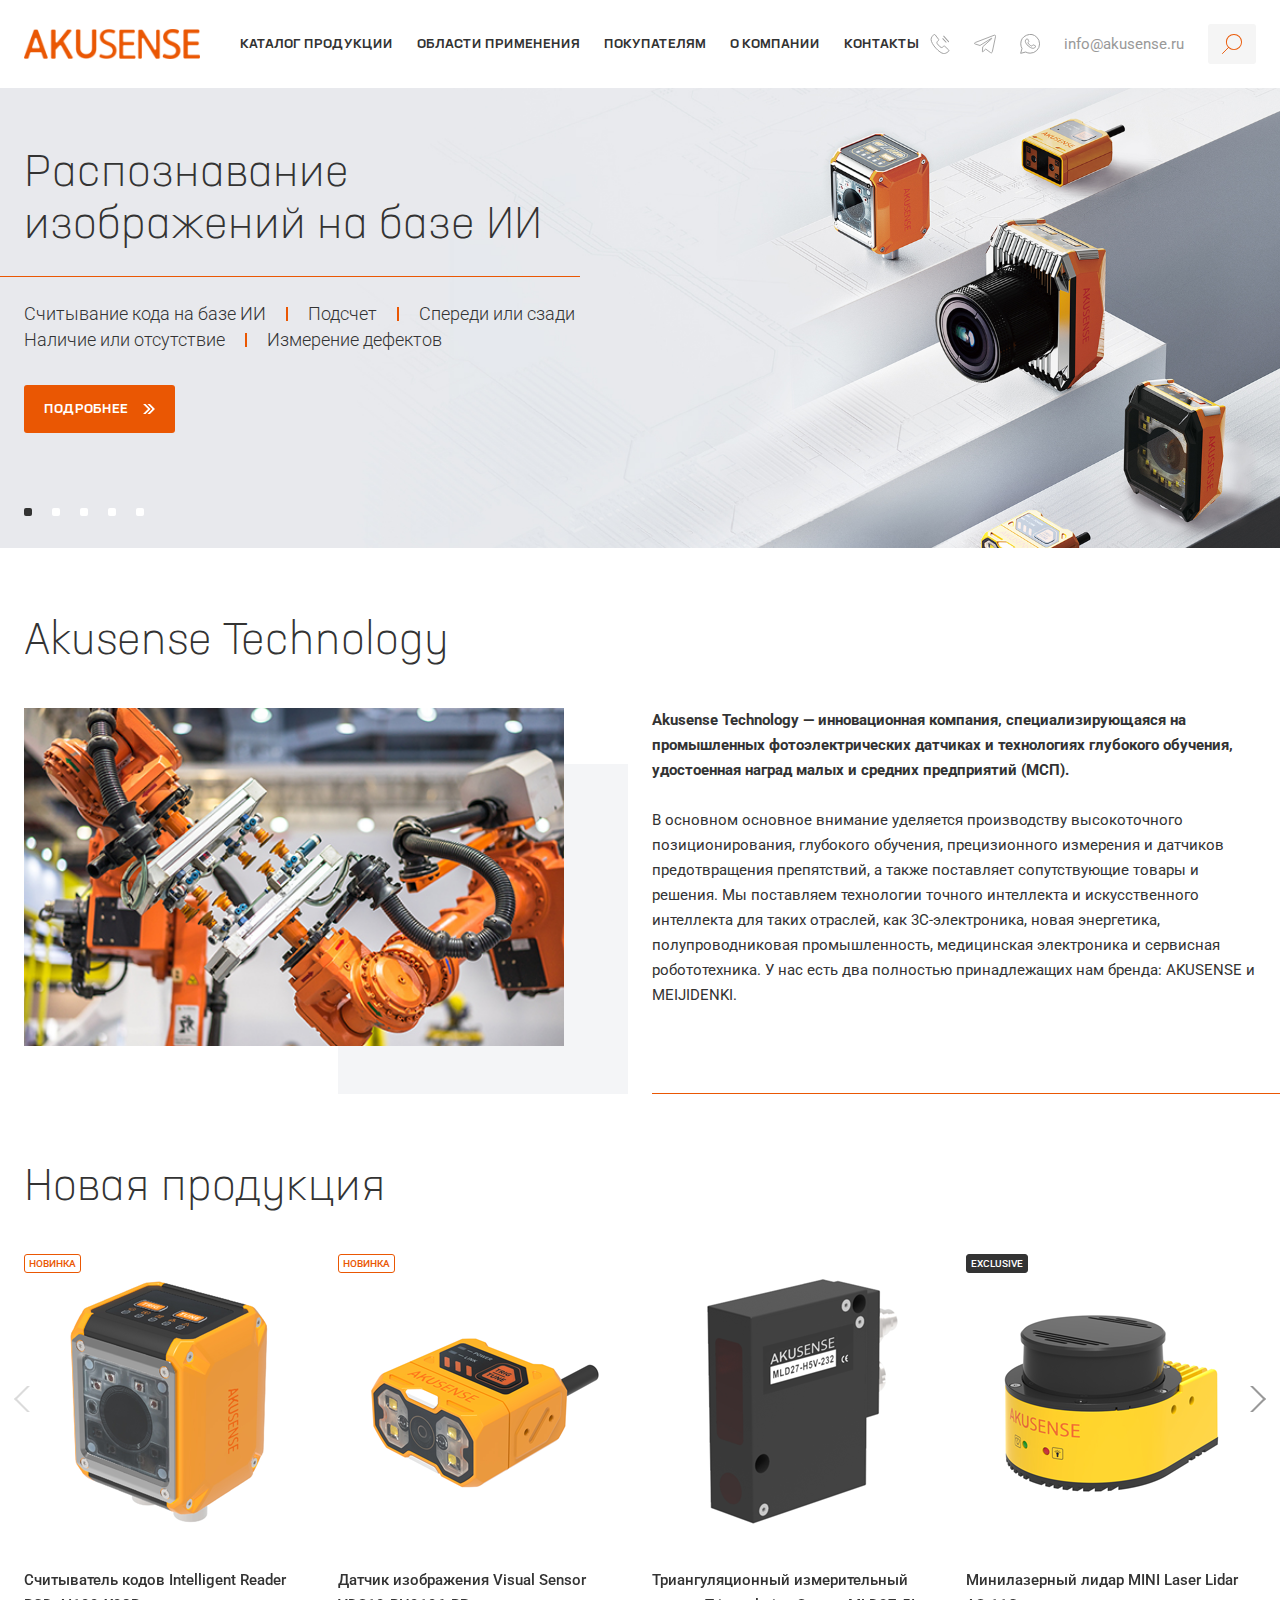
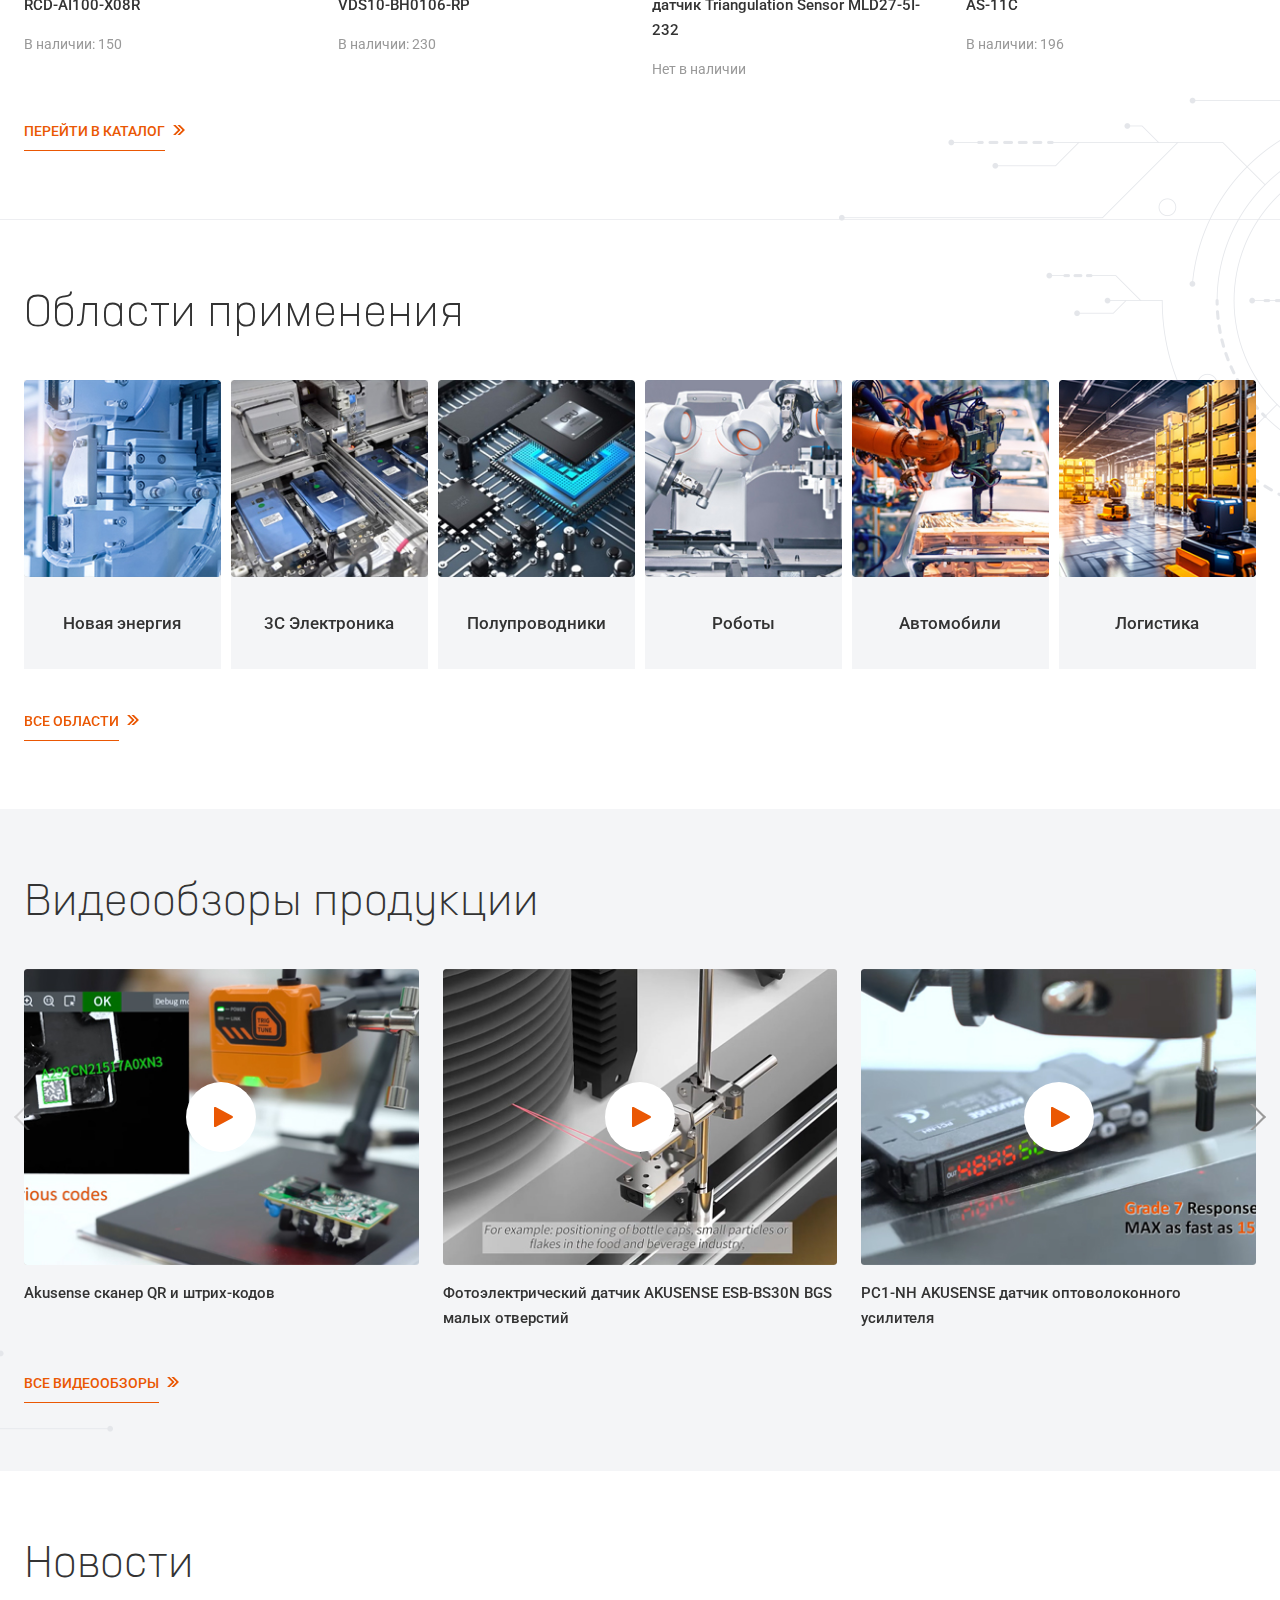
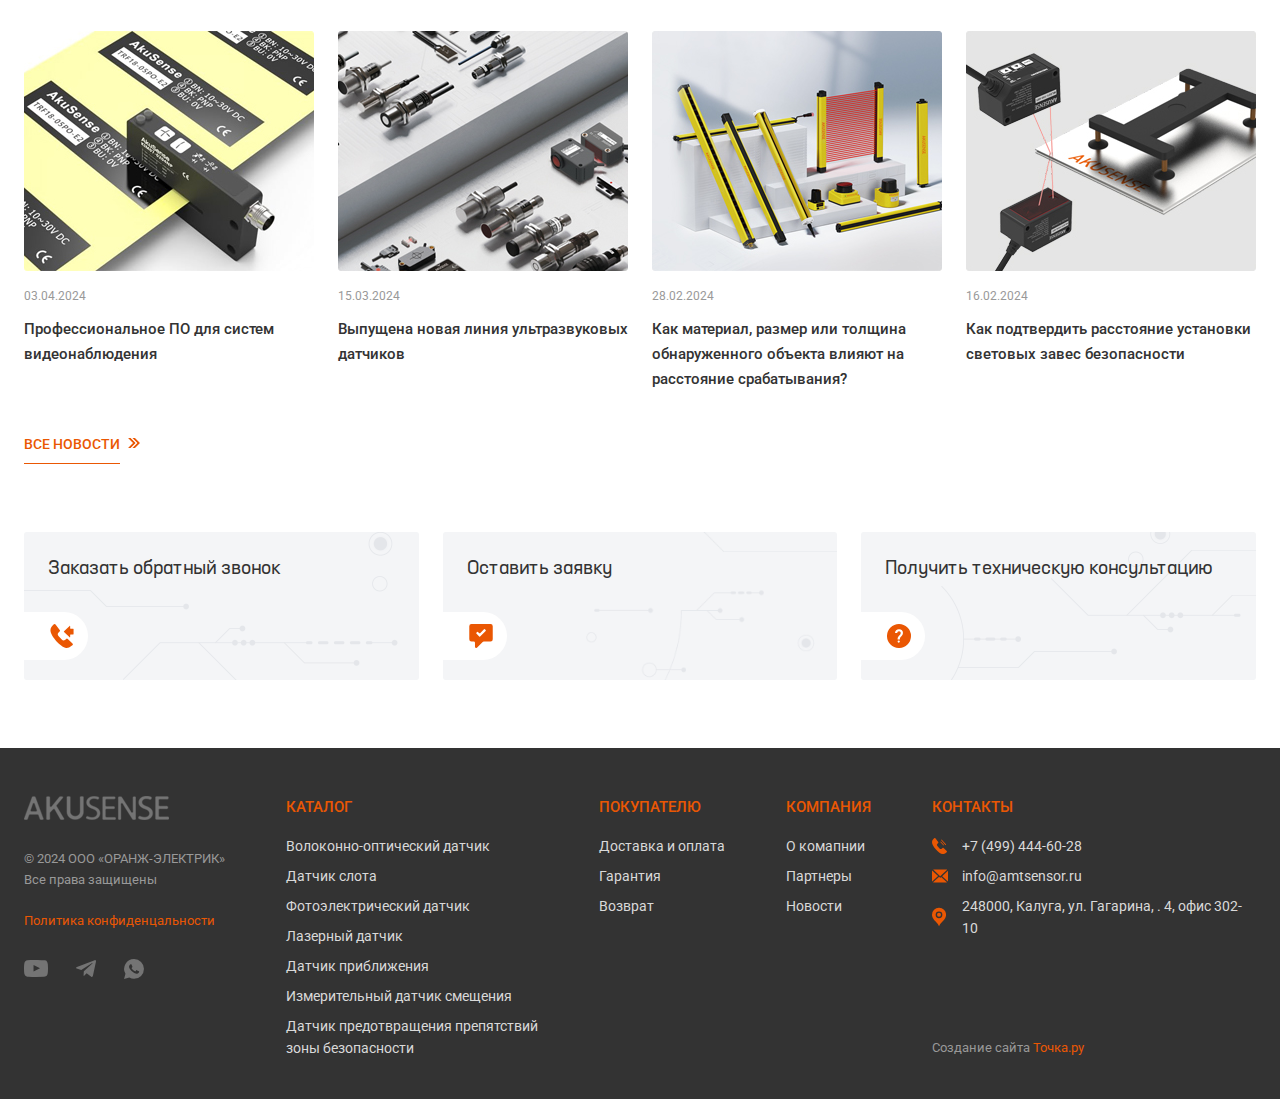
<file: index.html>
<!DOCTYPE html>
<html lang="ru">
	<head>
		<meta http-equiv="Content-Type" content="text/html; charset=utf-8">

		<!-- Adapting the page for mobile devices -->
		<meta name="viewport" content="width=device-width, initial-scale=1, maximum-scale=1">

		<!-- Prohibition of phone number recognition -->
		<meta name="format-detection" content="telephone=no">
		<meta name="SKYPE_TOOLBAR" content ="SKYPE_TOOLBAR_PARSER_COMPATIBLE">

		<!-- Page title -->
		<title>Заголовок страницы</title>

		<!-- Meta description -->
		<meta name="description" content="">

		<!-- Meta Keywords -->
		<meta name="keywords" content="">

		<!-- Site icon, size 32x32, transparency supported. Recommended format: .ico or .png -->
		<link rel="shortcut icon" href="favicon.png">

		<!-- Changing the color of the mobile browser panel -->
		<meta name="msapplication-TileColor" content="#ea5703">
		<meta name="theme-color" content="#ea5703">

		<!-- Connecting fonts from Google -->
		<link rel="preconnect" href="https://fonts.googleapis.com">
		<link rel="preconnect" href="https://fonts.gstatic.com" crossorigin>
		<link href="https://fonts.googleapis.com/css2?family=Roboto:ital,wght@0,100;0,300;0,400;0,500;0,700;0,900;1,100;1,300;1,400;1,500;1,700;1,900&display=swap" rel="stylesheet">

		<!-- Connecting style files -->
		<link rel="stylesheet" href="css/swiper-bundle.min.css" async>
		<link rel="stylesheet" href="css/swiper.css" async>
		<link rel="stylesheet" href="css/fancybox.css" async>
		<link rel="stylesheet" href="css/ion.rangeSlider.css" async>
		<link rel="stylesheet" href="css/styles.css" async>

		<link rel="stylesheet" href="css/response_1899.css" media="print, (max-width: 1899px)" async>
		<link rel="stylesheet" href="css/response_1439.css" media="print, (max-width: 1439px)" async>
		<link rel="stylesheet" href="css/response_1279.css" media="print, (max-width: 1279px)" async>
		<link rel="stylesheet" href="css/response_1023.css" media="print, (max-width: 1023px)" async>
		<link rel="stylesheet" href="css/response_767.css" media="print, (max-width: 767px)" async>
		<link rel="stylesheet" href="css/response_479.css" media="(max-width: 479px)" async>
	</head>

	<body>
		<div class="wrap">
			<div class="main">
				<header>
					<div class="cont row">
						<div class="logo">
							<img src="images/logo.png" alt="">
						</div>

						<nav class="menu row">
							<div class="menu_item">
								<a href="/">КАТАЛОГ ПРОДУКЦИИ</a>
							</div>

							<div class="menu_item">
								<a href="/">ОБЛАСТИ ПРИМЕНЕНИЯ</a>
							</div>

							<div class="menu_item">
								<a href="/">ПОКУПАТЕЛЯМ</a>
							</div>

							<div class="menu_item">
								<a href="/">О КОМПАНИИ</a>
							</div>

							<div class="menu_item">
								<a href="/">КОНТАКТЫ</a>
							</div>
						</nav>

						<div class="socials">
							<a href="/" target="_blank" rel="noopener nofollow">
								<svg class="icon ic_phone"><use xlink:href="images/sprite.svg#ic_phone"></use></svg>
							</a>

							<a href="/" target="_blank" rel="noopener nofollow">
								<svg class="icon ic_telegram"><use xlink:href="images/sprite.svg#ic_telegram"></use></svg>
							</a>

							<a href="/" target="_blank" rel="noopener nofollow">
								<svg class="icon ic_whatsapp"><use xlink:href="images/sprite.svg#ic_whatsapp"></use></svg>
							</a>

							<a href="info@akusense.ru" target="_blank" rel="noopener nofollow">info@akusense.ru</a>
						</div>

						<div class="search modal_cont">
							<button class="btn mini_modal_btn" data-modal-id="#search_modal">
								<svg class="icon"><use xlink:href="images/sprite.svg#ic_search"></use></svg>
							</button>

							<div class="mini_modal" id="search_modal">
								<form action="" class="form">
									<input type="text" name="" value="" class="input" placeholder="Поиск">

									<div class="icon">
										<svg><use xlink:href="images/sprite.svg#ic_search"></use></svg>
									</div>

									<button type="button" class="clear_btn">
										<svg><use xlink:href="images/sprite.svg#ic_close"></use></svg>
									</button>
								</form>
							</div>
						</div>

						<button class="mob_menu_btn">
							<span></span>
						</button>
					</div>
				</header>


				<section class="main_slider block">
					<div class="swiper">
						<div class="swiper-wrapper">
							<div class="swiper-slide">
								<div class="cont">
									<div class="data">
										<div class="title">Распознавание изображений на базе ИИ</div>

										<div class="desc">
											<span>Считывание кода на базе ИИ</span>

											<span class="sep"></span>

											<span>Подсчет</span>

											<span class="sep"></span>

											<span>Спереди или сзади</span>

											<span class="sep hide"></span>

											<span>Наличие или отсутствие</span>

											<span class="sep"></span>

											<span>Измерение дефектов</span>
										</div>

										<div class="link">
											<a href="/">
												<span>ПОДРОБНЕЕ</span>
												<svg class="icon"><use xlink:href="images/sprite.svg#ic_arrs_hor"></use></svg>
											</a>
										</div>
									</div>
								</div>

								<img src="images/tmp/main_slider_img.jpg" alt="" class="img" loading="lazy">
							</div>

							<div class="swiper-slide">
								<div class="cont">
									<div class="data">
										<div class="title">Распознавание изображений на базе ИИ</div>

										<div class="desc">
											<span>Считывание кода на базе ИИ</span>

											<span class="sep"></span>

											<span>Подсчет</span>

											<span class="sep"></span>

											<span>Спереди или сзади</span>

											<span class="sep hide"></span>

											<span>Наличие или отсутствие</span>

											<span class="sep"></span>

											<span>Измерение дефектов</span>
										</div>

										<div class="link">
											<a href="/">
												<span>ПОДРОБНЕЕ</span>
												<svg class="icon"><use xlink:href="images/sprite.svg#ic_arrs_hor"></use></svg>
											</a>
										</div>
									</div>
								</div>

								<img src="images/tmp/main_slider_img.jpg" alt="" class="img" loading="lazy">
							</div>

							<div class="swiper-slide">
								<div class="cont">
									<div class="data">
										<div class="title">Распознавание изображений на базе ИИ</div>

										<div class="desc">
											<span>Считывание кода на базе ИИ</span>

											<span class="sep"></span>

											<span>Подсчет</span>

											<span class="sep"></span>

											<span>Спереди или сзади</span>

											<span class="sep hide"></span>

											<span>Наличие или отсутствие</span>

											<span class="sep"></span>

											<span>Измерение дефектов</span>
										</div>

										<div class="link">
											<a href="/">
												<span>ПОДРОБНЕЕ</span>
												<svg class="icon"><use xlink:href="images/sprite.svg#ic_arrs_hor"></use></svg>
											</a>
										</div>
									</div>
								</div>

								<img src="images/tmp/main_slider_img.jpg" alt="" class="img" loading="lazy">
							</div>

							<div class="swiper-slide">
								<div class="cont">
									<div class="data">
										<div class="title">Распознавание изображений на базе ИИ</div>

										<div class="desc">
											<span>Считывание кода на базе ИИ</span>

											<span class="sep"></span>

											<span>Подсчет</span>

											<span class="sep"></span>

											<span>Спереди или сзади</span>

											<span class="sep hide"></span>

											<span>Наличие или отсутствие</span>

											<span class="sep"></span>

											<span>Измерение дефектов</span>
										</div>

										<div class="link">
											<a href="/">
												<span>ПОДРОБНЕЕ</span>
												<svg class="icon"><use xlink:href="images/sprite.svg#ic_arrs_hor"></use></svg>
											</a>
										</div>
									</div>
								</div>

								<img src="images/tmp/main_slider_img.jpg" alt="" class="img" loading="lazy">
							</div>

							<div class="swiper-slide">
								<div class="cont">
									<div class="data">
										<div class="title">Распознавание изображений на базе ИИ</div>

										<div class="desc">
											<span>Считывание кода на базе ИИ</span>

											<span class="sep"></span>

											<span>Подсчет</span>

											<span class="sep"></span>

											<span>Спереди или сзади</span>

											<span class="sep hide"></span>

											<span>Наличие или отсутствие</span>

											<span class="sep"></span>

											<span>Измерение дефектов</span>
										</div>

										<div class="link">
											<a href="/">
												<span>ПОДРОБНЕЕ</span>
												<svg class="icon"><use xlink:href="images/sprite.svg#ic_arrs_hor"></use></svg>
											</a>
										</div>
									</div>
								</div>

								<img src="images/tmp/main_slider_img.jpg" alt="" class="img" loading="lazy">
							</div>
						</div>

						<div class="swiper-pagination"></div>
					</div>
				</section>


				<section class="about_info block">
					<div class="cont">
						<div class="block_head">
							<div class="title">Akusense Technology</div>
						</div>

						<div class="row">
							<div class="image">
								<img src="images/tmp/about_info_img.jpg" alt="" loading="lazy">
							</div>

							<div class="text_block">
								<p><b>Akusense Technology — инновационная компания, специализирующаяся на промышленных фотоэлектрических датчиках и технологиях глубокого обучения, удостоенная наград малых и средних предприятий (МСП).</b></p>

								<p>В основном основное внимание уделяется производству высокоточного позиционирования, глубокого обучения, прецизионного измерения и датчиков предотвращения препятствий, а также поставляет сопутствующие товары и решения. Мы поставляем технологии точного интеллекта и искусственного интеллекта для таких отраслей, как 3C-электроника, новая энергетика, полупроводниковая промышленность, медицинская электроника и сервисная робототехника. У нас есть два полностью принадлежащих нам бренда: AKUSENSE и MEIJIDENKI.</p>
							</div>
						</div>
					</div>
				</section>


				<section class="products block border">
					<div class="cont">
						<div class="block_head">
							<div class="title">Новая продукция</div>
						</div>

						<div class="swiper">
							<div class="swiper-wrapper">
								<div class="swiper-slide">
									<a href="/" class="product">
										<div class="stickers">
											<div><div class="sticker">НОВИНКА</div></div>
										</div>

										<div class="thumb">
											<img src="images/tmp/product_thumb1.png" alt="" loading="lazy">
										</div>

										<div class="name">Считыватель кодов Intelligent Reader RCD-AI100-X08R</div>

										<div class="status">В наличии: 150</div>
									</a>
								</div>

								<div class="swiper-slide">
									<a href="/" class="product">
										<div class="stickers">
											<div><div class="sticker">НОВИНКА</div></div>
										</div>

										<div class="thumb">
											<img src="images/tmp/product_thumb2.png" alt="" loading="lazy">
										</div>

										<div class="name">Датчик изображения Visual Sensor VDS10-BH0106-RP</div>

										<div class="status">В наличии: 230</div>
									</a>
								</div>

								<div class="swiper-slide">
									<a href="/" class="product">
										<div class="thumb">
											<img src="images/tmp/product_thumb3.png" alt="" loading="lazy">
										</div>

										<div class="name">Триангуляционный измерительный датчик Triangulation Sensor MLD27-5I-232</div>

										<div class="status">Нет в наличии</div>
									</a>
								</div>

								<div class="swiper-slide">
									<a href="/" class="product">
										<div class="stickers">
											<div><div class="sticker dark">EXCLUSIVE</div></div>
										</div>

										<div class="thumb">
											<img src="images/tmp/product_thumb4.png" alt="" loading="lazy">
										</div>

										<div class="name">Минилазерный лидар MINI Laser Lidar AS-11C</div>

										<div class="status">В наличии: 196</div>
									</a>
								</div>

								<div class="swiper-slide">
									<a href="/" class="product">
										<div class="stickers">
											<div><div class="sticker">НОВИНКА</div></div>
										</div>

										<div class="thumb">
											<img src="images/tmp/product_thumb1.png" alt="" loading="lazy">
										</div>

										<div class="name">Считыватель кодов Intelligent Reader RCD-AI100-X08R</div>

										<div class="status">В наличии: 150</div>
									</a>
								</div>

								<div class="swiper-slide">
									<a href="/" class="product">
										<div class="stickers">
											<div><div class="sticker">НОВИНКА</div></div>
										</div>

										<div class="thumb">
											<img src="images/tmp/product_thumb2.png" alt="" loading="lazy">
										</div>

										<div class="name">Датчик изображения Visual Sensor VDS10-BH0106-RP</div>

										<div class="status">В наличии: 230</div>
									</a>
								</div>

								<div class="swiper-slide">
									<a href="/" class="product">
										<div class="thumb">
											<img src="images/tmp/product_thumb3.png" alt="" loading="lazy">
										</div>

										<div class="name">Триангуляционный измерительный датчик Triangulation Sensor MLD27-5I-232</div>

										<div class="status">Нет в наличии</div>
									</a>
								</div>

								<div class="swiper-slide">
									<a href="/" class="product">
										<div class="stickers">
											<div><div class="sticker dark">EXCLUSIVE</div></div>
										</div>

										<div class="thumb">
											<img src="images/tmp/product_thumb4.png" alt="" loading="lazy">
										</div>

										<div class="name">Минилазерный лидар MINI Laser Lidar AS-11C</div>

										<div class="status">В наличии: 196</div>
									</a>
								</div>
							</div>

							<button class="swiper-button-prev">
								<svg class="icon"><use xlink:href="images/sprite.svg#ic_arr_hor"></use></svg>
							</button>

							<button class="swiper-button-next">
								<svg class="icon"><use xlink:href="images/sprite.svg#ic_arr_hor"></use></svg>
							</button>
						</div>

						<div class="all_link">
							<a href="/">
								<span>ПЕРЕЙТИ В КАТАЛОГ</span>
								<svg class="icon"><use xlink:href="images/sprite.svg#ic_arrs_hor"></use></svg>
							</a>
						</div>
					</div>
				</section>


				<section class="areas_of_use block">
					<div class="cont">
						<div class="block_head">
							<div class="title">Области применения</div>
						</div>

						<div class="row">
							<a href="/" class="item">
								<div class="thumb">
									<img src="images/tmp/areas_of_use_thumb1.jpg" alt="" loading="lazy">

									<svg class="icon"><use xlink:href="images/sprite.svg#ic_arrs_hor_big"></use></svg>
								</div>

								<div class="name">Новая энергия</div>
							</a>

							<a href="/" class="item">
								<div class="thumb">
									<img src="images/tmp/areas_of_use_thumb2.jpg" alt="" loading="lazy">

									<svg class="icon"><use xlink:href="images/sprite.svg#ic_arrs_hor_big"></use></svg>
								</div>

								<div class="name">3С Электроника</div>
							</a>

							<a href="/" class="item">
								<div class="thumb">
									<img src="images/tmp/areas_of_use_thumb3.jpg" alt="" loading="lazy">

									<svg class="icon"><use xlink:href="images/sprite.svg#ic_arrs_hor_big"></use></svg>
								</div>

								<div class="name">Полупроводники</div>
							</a>

							<a href="/" class="item">
								<div class="thumb">
									<img src="images/tmp/areas_of_use_thumb4.jpg" alt="" loading="lazy">

									<svg class="icon"><use xlink:href="images/sprite.svg#ic_arrs_hor_big"></use></svg>
								</div>

								<div class="name">Роботы</div>
							</a>

							<a href="/" class="item">
								<div class="thumb">
									<img src="images/tmp/areas_of_use_thumb5.jpg" alt="" loading="lazy">

									<svg class="icon"><use xlink:href="images/sprite.svg#ic_arrs_hor_big"></use></svg>
								</div>

								<div class="name">Автомобили</div>
							</a>

							<a href="/" class="item">
								<div class="thumb">
									<img src="images/tmp/areas_of_use_thumb6.jpg" alt="" loading="lazy">

									<svg class="icon"><use xlink:href="images/sprite.svg#ic_arrs_hor_big"></use></svg>
								</div>

								<div class="name">Логистика</div>
							</a>
						</div>

						<div class="all_link">
							<a href="/">
								<span>ВСЕ ОБЛАСТИ</span>
								<svg class="icon"><use xlink:href="images/sprite.svg#ic_arrs_hor"></use></svg>
							</a>
						</div>
					</div>

					<img src="images/bg1.png" alt="" class="bg" loading="lazy">
				</section>


				<section class="videos block bg">
					<div class="cont">
						<div class="block_head">
							<div class="title">Видеообзоры продукции</div>
						</div>

						<div class="swiper">
							<div class="swiper-wrapper">
								<div class="swiper-slide">
									<a href="/" class="item">
										<div class="thumb">
											<img src="images/tmp/video_thumb1.jpg" alt="" loading="lazy">

											<div class="icon">
												<svg><use xlink:href="images/sprite.svg#ic_video_play"></use></svg>
											</div>
										</div>

										<div class="name">Akusense сканер QR и штрих-кодов</div>
									</a>
								</div>

								<div class="swiper-slide">
									<a href="/" class="item">
										<div class="thumb">
											<img src="images/tmp/video_thumb2.jpg" alt="" loading="lazy">

											<div class="icon">
												<svg><use xlink:href="images/sprite.svg#ic_video_play"></use></svg>
											</div>
										</div>

										<div class="name">Фотоэлектрический датчик AKUSENSE ESB-BS30N BGS малых отверстий</div>
									</a>
								</div>

								<div class="swiper-slide">
									<a href="/" class="item">
										<div class="thumb">
											<img src="images/tmp/video_thumb3.jpg" alt="" loading="lazy">

											<div class="icon">
												<svg><use xlink:href="images/sprite.svg#ic_video_play"></use></svg>
											</div>
										</div>

										<div class="name">PC1-NH AKUSENSE датчик оптоволоконного усилителя</div>
									</a>
								</div>

								<div class="swiper-slide">
									<a href="/" class="item">
										<div class="thumb">
											<img src="images/tmp/video_thumb1.jpg" alt="" loading="lazy">

											<div class="icon">
												<svg><use xlink:href="images/sprite.svg#ic_video_play"></use></svg>
											</div>
										</div>

										<div class="name">Akusense сканер QR и штрих-кодов</div>
									</a>
								</div>

								<div class="swiper-slide">
									<a href="/" class="item">
										<div class="thumb">
											<img src="images/tmp/video_thumb2.jpg" alt="" loading="lazy">

											<div class="icon">
												<svg><use xlink:href="images/sprite.svg#ic_video_play"></use></svg>
											</div>
										</div>

										<div class="name">Фотоэлектрический датчик AKUSENSE ESB-BS30N BGS малых отверстий</div>
									</a>
								</div>

								<div class="swiper-slide">
									<a href="/" class="item">
										<div class="thumb">
											<img src="images/tmp/video_thumb3.jpg" alt="" loading="lazy">

											<div class="icon">
												<svg><use xlink:href="images/sprite.svg#ic_video_play"></use></svg>
											</div>
										</div>

										<div class="name">PC1-NH AKUSENSE датчик оптоволоконного усилителя</div>
									</a>
								</div>
							</div>

							<button class="swiper-button-prev">
								<svg class="icon"><use xlink:href="images/sprite.svg#ic_arr_hor"></use></svg>
							</button>

							<button class="swiper-button-next">
								<svg class="icon"><use xlink:href="images/sprite.svg#ic_arr_hor"></use></svg>
							</button>
						</div>

						<div class="all_link">
							<a href="/">
								<span>ВСЕ ВИДЕООБЗОРЫ</span>
								<svg class="icon"><use xlink:href="images/sprite.svg#ic_arrs_hor"></use></svg>
							</a>
						</div>
					</div>

					<img src="images/bg2.png" alt="" class="bg" loading="lazy">
				</section>


				<section class="articles block">
					<div class="cont">
						<div class="block_head">
							<div class="title">Новости</div>
						</div>

						<div class="row">
							<a href="/" class="article">
								<div class="thumb">
									<img src="images/tmp/article_thumb1.jpg" alt="" loading="lazy">
								</div>

								<div class="date">03.04.2024</div>

								<div class="name">Профессиональное ПО для систем видеонаблюдения</div>
							</a>

							<a href="/" class="article">
								<div class="thumb">
									<img src="images/tmp/article_thumb2.jpg" alt="" loading="lazy">
								</div>

								<div class="date">15.03.2024</div>

								<div class="name">Выпущена новая линия ультразвуковых датчиков</div>
							</a>

							<a href="/" class="article">
								<div class="thumb">
									<img src="images/tmp/article_thumb3.jpg" alt="" loading="lazy">
								</div>

								<div class="date">28.02.2024</div>

								<div class="name">Как материал, размер или толщина обнаруженного объекта влияют на расстояние срабатывания?</div>
							</a>

							<a href="/" class="article">
								<div class="thumb">
									<img src="images/tmp/article_thumb4.jpg" alt="" loading="lazy">
								</div>

								<div class="date">16.02.2024</div>

								<div class="name">Как подтвердить расстояние установки световых завес безопасности</div>
							</a>
						</div>

						<div class="all_link">
							<a href="/">
								<span>ВСЕ НОВОСТИ</span>
								<svg class="icon"><use xlink:href="images/sprite.svg#ic_arrs_hor"></use></svg>
							</a>
						</div>
					</div>
				</section>


				<section class="bottom_btns block">
					<div class="cont">
						<div class="row">
							<div><button class="btn callback_btn modal_btn" data-modal="callback_modal">
								<div>Заказать обратный звонок</div>

								<div class="icon ic_callback">
									<svg><use xlink:href="images/sprite.svg#ic_callback"></use></svg>
								</div>
							</button></div>

							<div><button class="btn order_btn modal_btn" data-modal="order_modal">
								<div>Оставить заявку</div>

								<div class="icon ic_order">
									<svg><use xlink:href="images/sprite.svg#ic_order"></use></svg>
								</div>
							</button></div>

							<div><button class="btn consult_btn modal_btn" data-modal="consult_modal">
								<div>Получить техническую консультацию</div>

								<div class="icon ic_consult">
									<svg><use xlink:href="images/sprite.svg#ic_consult"></use></svg>
								</div>
							</button></div>
						</div>
					</div>
				</section>
			</div>


			<footer>
				<div class="cont row">
					<div class="col">
						<div class="logo">
							<img src="images/logo_footer.png" alt="">
						</div>

						<div class="copyright">
							<div>&copy; 2024 ООО «ОРАНЖ-ЭЛЕКТРИК»</div>
							<div>Все права защищены</div>
						</div>

						<div class="privacy_policy">
							<a href="/">Политика конфиденцальности</a>
						</div>

						<div class="socials">
							<a href="/" target="_blank" rel="noopener nofollow">
								<svg class="icon ic_youtube"><use xlink:href="images/sprite.svg#ic_youtube"></use></svg>
							</a>

							<a href="/" target="_blank" rel="noopener nofollow">
								<svg class="icon ic_telegram"><use xlink:href="images/sprite.svg#ic_telegram2"></use></svg>
							</a>

							<a href="/" target="_blank" rel="noopener nofollow">
								<svg class="icon ic_whatsapp"><use xlink:href="images/sprite.svg#ic_whatsapp2"></use></svg>
							</a>
						</div>
					</div>

					<div class="links">
						<div class="title">КАТАЛОГ</div>

						<div class="items">
							<div><a href="/">Волоконно-оптический датчик</a></div>

							<div><a href="/">Датчик слота</a></div>

							<div><a href="/">Фотоэлектрический датчик</a></div>

							<div><a href="/">Лазерный датчик</a></div>

							<div><a href="/">Датчик приближения</a></div>

							<div><a href="/">Измерительный датчик смещения</a></div>

							<div><a href="/">Датчик предотвращения препятствий<br> зоны безопасности</a></div>
						</div>
					</div>

					<div class="links">
						<div class="title">ПОКУПАТЕЛЮ</div>

						<div class="items">
							<div><a href="/">Доставка и оплата</a></div>

							<div><a href="/">Гарантия</a></div>

							<div><a href="/">Возврат</a></div>
						</div>
					</div>

					<div class="links">
						<div class="title">КОМПАНИЯ</div>

						<div class="items">
							<div><a href="/">О комапнии</a></div>

							<div><a href="/">Партнеры</a></div>

							<div><a href="/">Новости</a></div>
						</div>
					</div>

					<div class="contacts">
						<div class="title">КОНТАКТЫ</div>

						<div class="phone">
							<div class="icon">
								<svg><use xlink:href="images/sprite.svg#ic_phone2"></use></svg>
							</div>

							<div>
								<a href="tel:+74994446028">+7 (499) 444-60-28</a>
							</div>
						</div>

						<div class="email">
							<div class="icon">
								<svg><use xlink:href="images/sprite.svg#ic_email2"></use></svg>
							</div>

							<div>
								<a href="mailto:info@amtsensor.ru">info@amtsensor.ru</a>
							</div>
						</div>

						<div class="location">
							<div class="icon">
								<svg><use xlink:href="images/sprite.svg#ic_location"></use></svg>
							</div>

							<div>248000, Калуга, ул. Гагарина, . 4, офис 302-10</div>
						</div>

						<div class="creator">
							<a href="/" target="_blank" rel="noopener">Создание сайта <span>Точка.ру</span></a>
						</div>
					</div>
				</div>
			</footer>


			<div class="overlay"></div>
		</div>


		<section class="modal" id="callback_modal">
			<div class="modal_title">Обратный звонок</div>

			<form action="" class="form">
				<div class="line">
					<div class="field">
						<input type="text" name="" value="" class="input" placeholder="Ваше имя">
					</div>
				</div>

				<div class="line">
					<div class="field">
						<input type="text" name="" value="" class="input" placeholder="Телефон или e-mail">
					</div>
				</div>

				<div class="line">
					<div class="field">
						<textarea name="" placeholder="Сообщение"></textarea>
					</div>
				</div>

				<div class="line agree">
					<label class="checkbox">
						<input type="checkbox" name="agree" checked>

						<div class="check">
							<svg><use xlink:href="images/sprite.svg#ic_check"></use></svg>
						</div>

						<div>Я даю согласие на обработку <a href="/" target="_blank">персональных данных</a>.</div>
					</label>
				</div>

				<div class="submit">
					<button type="submit" class="submit_btn">ОТПРАВИТЬ</button>
				</div>
			</form>
		</section>


		<section class="modal" id="order_modal">
			<div class="modal_title">Заявка</div>

			<form action="" class="form">
				<div class="line">
					<div class="field">
						<input type="text" name="" value="" class="input" placeholder="Ваше имя">
					</div>
				</div>

				<div class="line">
					<div class="field">
						<input type="text" name="" value="" class="input" placeholder="Телефон или e-mail">
					</div>
				</div>

				<div class="line">
					<div class="field">
						<textarea name="" placeholder="Сообщение"></textarea>
					</div>
				</div>

				<div class="line agree">
					<label class="checkbox">
						<input type="checkbox" name="agree" checked>

						<div class="check">
							<svg><use xlink:href="images/sprite.svg#ic_check"></use></svg>
						</div>

						<div>Я даю согласие на обработку <a href="/" target="_blank">персональных данных</a>.</div>
					</label>
				</div>

				<div class="submit">
					<button type="submit" class="submit_btn">ОТПРАВИТЬ</button>
				</div>
			</form>
		</section>


		<section class="modal" id="consult_modal">
			<div class="modal_title">Получить консультацию</div>

			<form action="" class="form">
				<div class="line">
					<div class="field">
						<input type="text" name="" value="" class="input" placeholder="Ваше имя">
					</div>
				</div>

				<div class="line">
					<div class="field">
						<input type="text" name="" value="" class="input" placeholder="Телефон или e-mail">
					</div>
				</div>

				<div class="line">
					<div class="field">
						<textarea name="" placeholder="Сообщение"></textarea>
					</div>
				</div>

				<div class="line agree">
					<label class="checkbox">
						<input type="checkbox" name="agree" checked>

						<div class="check">
							<svg><use xlink:href="images/sprite.svg#ic_check"></use></svg>
						</div>

						<div>Я даю согласие на обработку <a href="/" target="_blank">персональных данных</a>.</div>
					</label>
				</div>

				<div class="submit">
					<button type="submit" class="submit_btn">ОТПРАВИТЬ</button>
				</div>
			</form>
		</section>


		<!-- Connecting javascript files -->
		<script src="js/jquery-3.6.3.min.js"></script>
		<script src="js/functions.js"></script>
		<script src="js/swiper-bundle.min.js"></script>
		<script src="js/fancybox.js"></script>
		<script src="js/nice-select2.js"></script>
		<script src="js/imask.js"></script>
		<script src="js/ion.rangeSlider.min.js"></script>
		<script src="js/scripts.js"></script>
	</body>
</html>
</file>
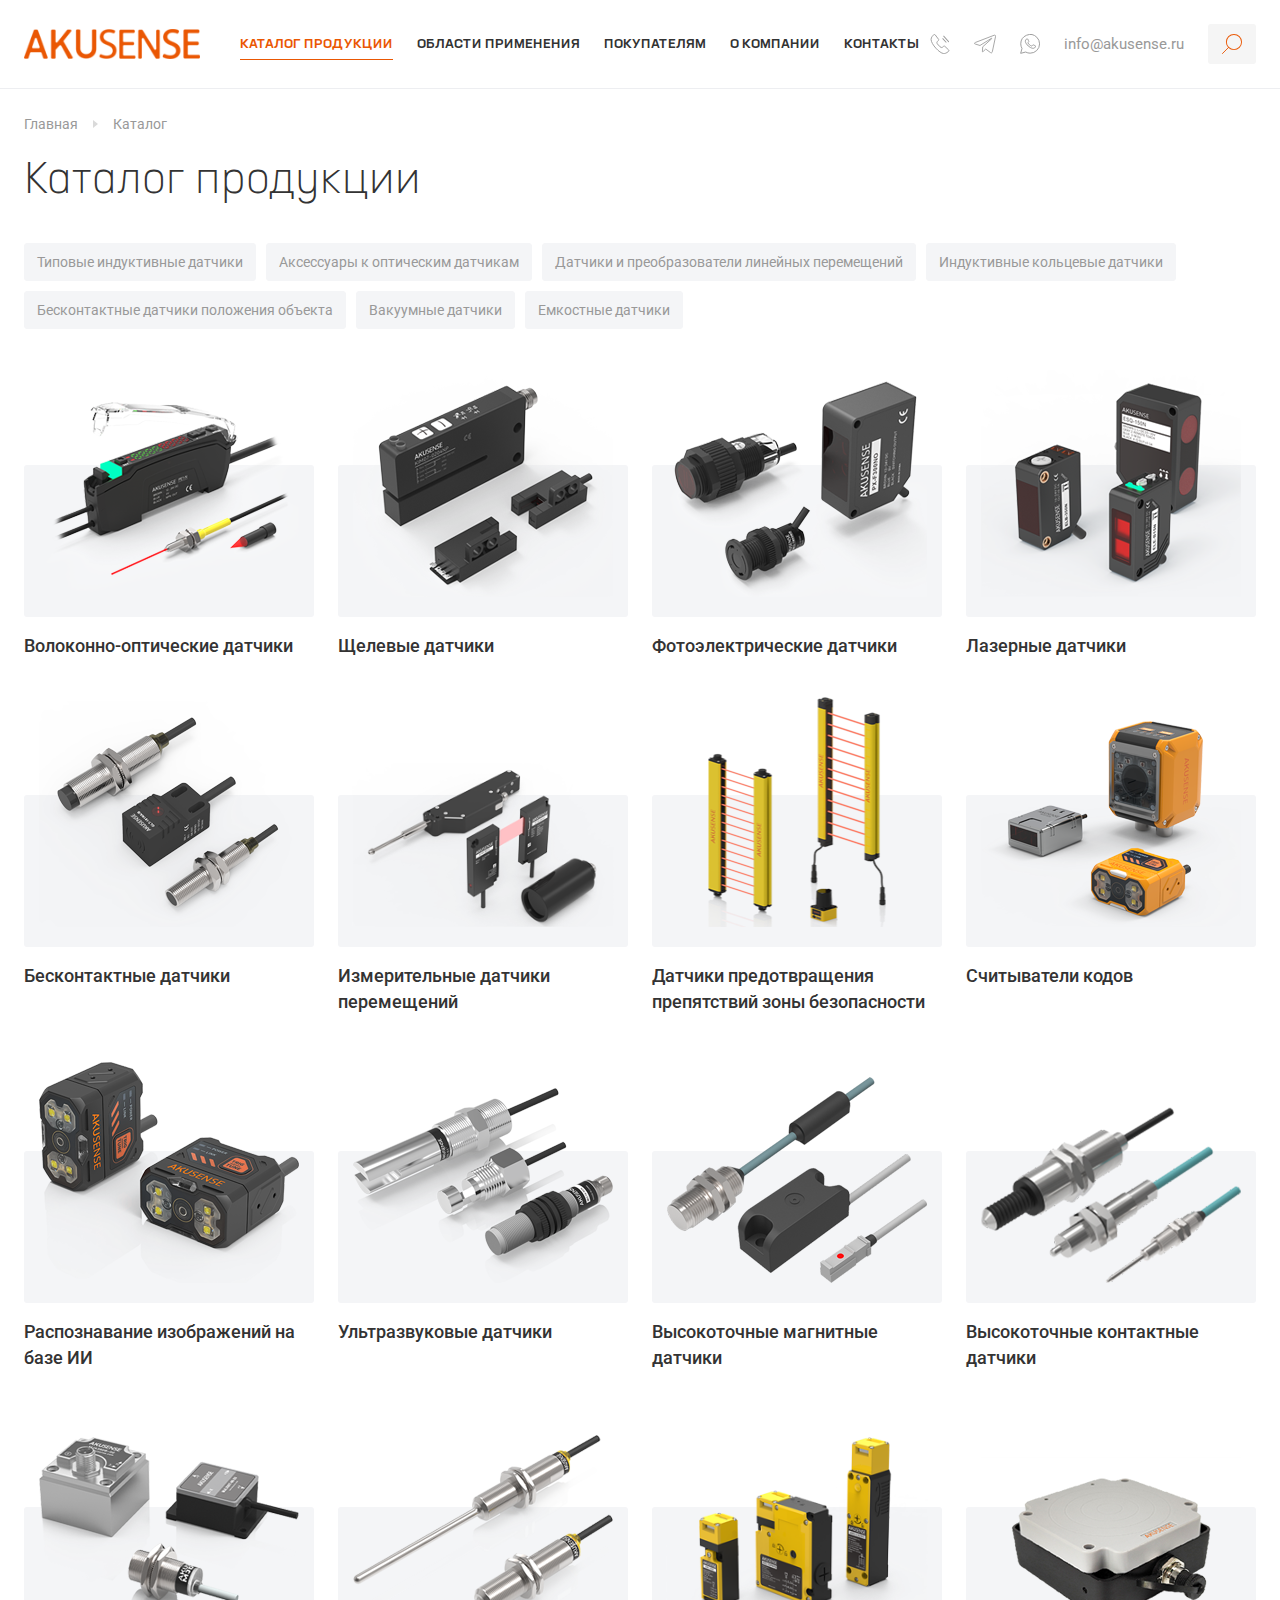
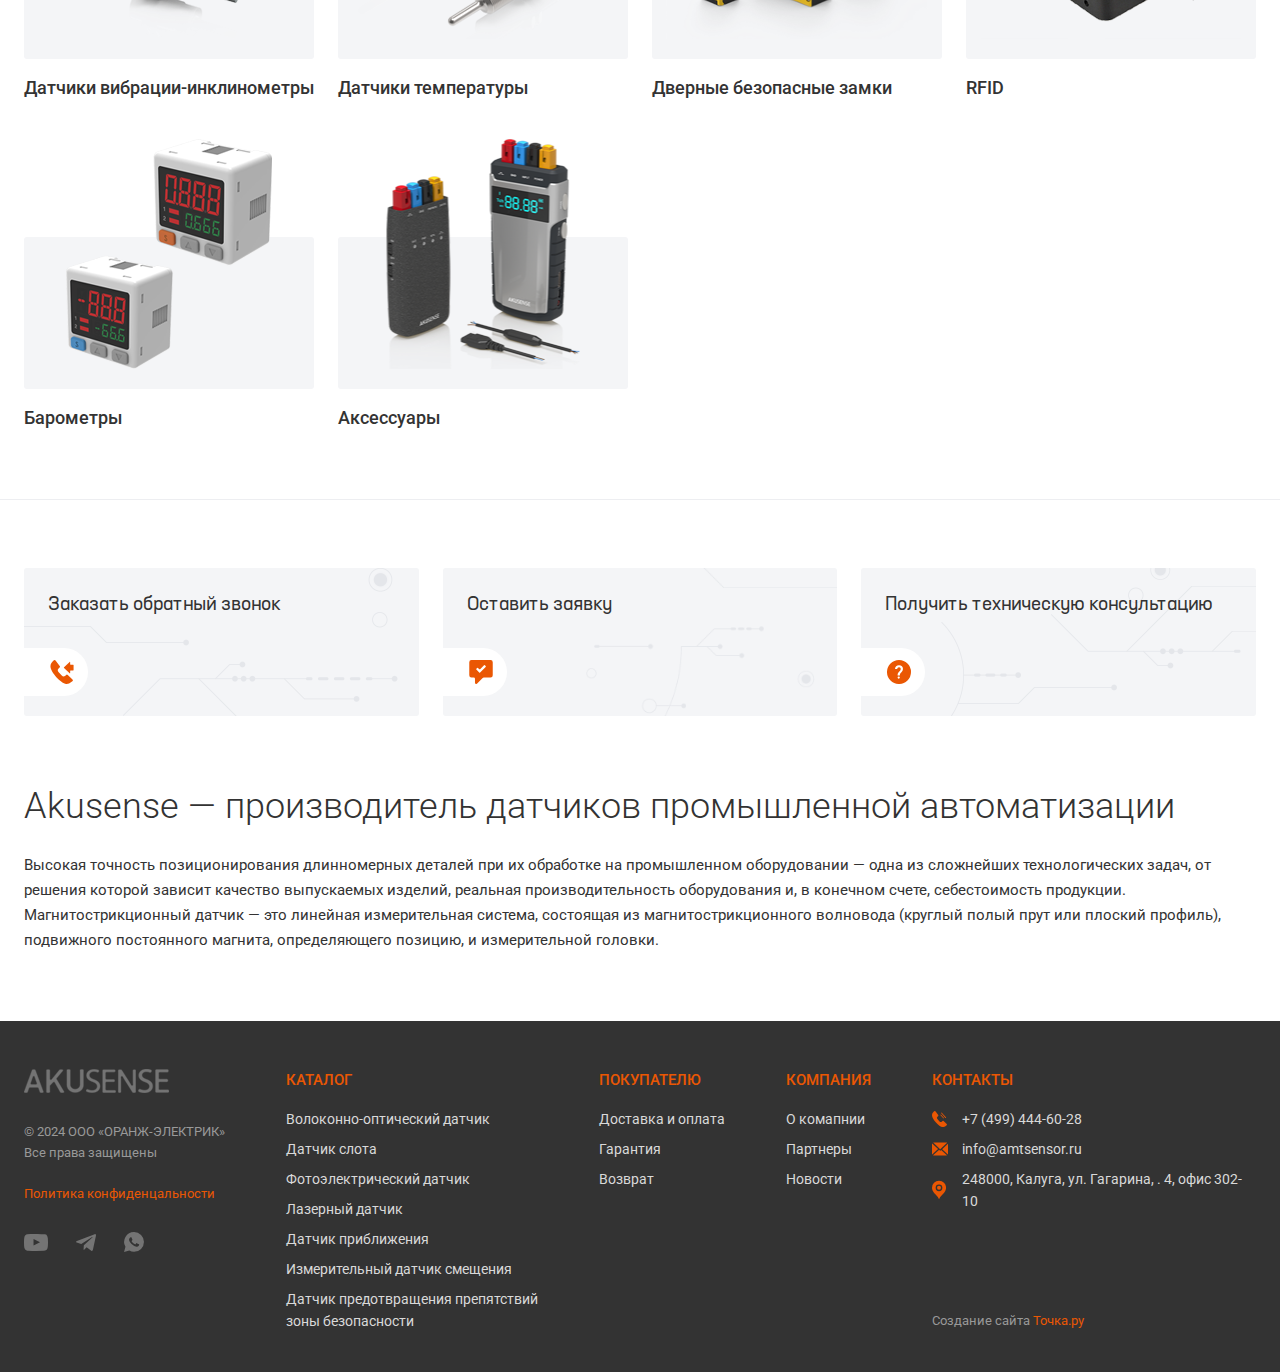
<file: catalog.html>
<!DOCTYPE html>
<html lang="ru">
	<head>
		<meta http-equiv="Content-Type" content="text/html; charset=utf-8">

		<!-- Adapting the page for mobile devices -->
		<meta name="viewport" content="width=device-width, initial-scale=1, maximum-scale=1">

		<!-- Prohibition of phone number recognition -->
		<meta name="format-detection" content="telephone=no">
		<meta name="SKYPE_TOOLBAR" content ="SKYPE_TOOLBAR_PARSER_COMPATIBLE">

		<!-- Page title -->
		<title>Заголовок страницы</title>

		<!-- Meta description -->
		<meta name="description" content="">

		<!-- Meta Keywords -->
		<meta name="keywords" content="">

		<!-- Site icon, size 32x32, transparency supported. Recommended format: .ico or .png -->
		<link rel="shortcut icon" href="favicon.png">

		<!-- Changing the color of the mobile browser panel -->
		<meta name="msapplication-TileColor" content="#ea5703">
		<meta name="theme-color" content="#ea5703">

		<!-- Connecting fonts from Google -->
		<link rel="preconnect" href="https://fonts.googleapis.com">
		<link rel="preconnect" href="https://fonts.gstatic.com" crossorigin>
		<link href="https://fonts.googleapis.com/css2?family=Roboto:ital,wght@0,100;0,300;0,400;0,500;0,700;0,900;1,100;1,300;1,400;1,500;1,700;1,900&display=swap" rel="stylesheet">

		<!-- Connecting style files -->
		<link rel="stylesheet" href="css/swiper-bundle.min.css" async>
		<link rel="stylesheet" href="css/swiper.css" async>
		<link rel="stylesheet" href="css/fancybox.css" async>
		<link rel="stylesheet" href="css/ion.rangeSlider.css" async>
		<link rel="stylesheet" href="css/styles.css" async>

		<link rel="stylesheet" href="css/response_1899.css" media="print, (max-width: 1899px)" async>
		<link rel="stylesheet" href="css/response_1439.css" media="print, (max-width: 1439px)" async>
		<link rel="stylesheet" href="css/response_1279.css" media="print, (max-width: 1279px)" async>
		<link rel="stylesheet" href="css/response_1023.css" media="print, (max-width: 1023px)" async>
		<link rel="stylesheet" href="css/response_767.css" media="print, (max-width: 767px)" async>
		<link rel="stylesheet" href="css/response_479.css" media="(max-width: 479px)" async>
	</head>

	<body>
		<div class="wrap">
			<div class="main">
				<header>
					<div class="cont row">
						<a href="/" class="logo">
							<img src="images/logo.png" alt="">
						</a>

						<nav class="menu row">
							<div class="menu_item">
								<a class="active">КАТАЛОГ ПРОДУКЦИИ</a>
							</div>

							<div class="menu_item">
								<a href="/">ОБЛАСТИ ПРИМЕНЕНИЯ</a>
							</div>

							<div class="menu_item">
								<a href="/">ПОКУПАТЕЛЯМ</a>
							</div>

							<div class="menu_item">
								<a href="/">О КОМПАНИИ</a>
							</div>

							<div class="menu_item">
								<a href="/">КОНТАКТЫ</a>
							</div>
						</nav>

						<div class="socials">
							<a href="/" target="_blank" rel="noopener nofollow">
								<svg class="icon ic_phone"><use xlink:href="images/sprite.svg#ic_phone"></use></svg>
							</a>

							<a href="/" target="_blank" rel="noopener nofollow">
								<svg class="icon ic_telegram"><use xlink:href="images/sprite.svg#ic_telegram"></use></svg>
							</a>

							<a href="/" target="_blank" rel="noopener nofollow">
								<svg class="icon ic_whatsapp"><use xlink:href="images/sprite.svg#ic_whatsapp"></use></svg>
							</a>

							<a href="info@akusense.ru" target="_blank" rel="noopener nofollow">info@akusense.ru</a>
						</div>

						<div class="search modal_cont">
							<button class="btn mini_modal_btn" data-modal-id="#search_modal">
								<svg class="icon"><use xlink:href="images/sprite.svg#ic_search"></use></svg>
							</button>

							<div class="mini_modal" id="search_modal">
								<form action="" class="form">
									<input type="text" name="" value="" class="input" placeholder="Поиск">

									<div class="icon">
										<svg><use xlink:href="images/sprite.svg#ic_search"></use></svg>
									</div>

									<button type="button" class="clear_btn">
										<svg><use xlink:href="images/sprite.svg#ic_close"></use></svg>
									</button>
								</form>
							</div>
						</div>

						<button class="mob_menu_btn">
							<span></span>
						</button>
					</div>
				</header>


				<section class="page_head">
					<div class="cont">
						<div class="breadcrumbs">
							<a href="/">Главная</a>

							<span class="sep"></span>

							<span class="current">Каталог</span>
						</div>

						<h1 class="page_title">Каталог продукции</h1>
					</div>
				</section>


				<section class="sub_categories">
					<div class="cont">
						<div class="row">
							<div><a href="/">Типовые индуктивные датчики</a></div>

							<div><a href="/">Аксессуары к оптическим датчикам</a></div>

							<div><a href="/">Датчики и преобразователи линейных перемещений</a></div>

							<div><a href="/">Индуктивные кольцевые датчики</a></div>

							<div><a href="/">Бесконтактные датчики положения объекта</a></div>

							<div><a href="/">Вакуумные датчики</a></div>

							<div><a href="/">Емкостные датчики</a></div>
						</div>
					</div>
				</section>


				<section class="catalog block border">
					<div class="cont">
						<div class="row">
							<a href="/" class="category">
								<div class="thumb">
									<img src="images/tmp/catalog_thumb1.png" alt="" loading="lazy">
								</div>

								<div class="name">Волоконно-оптические датчики</div>
							</a>

							<a href="/" class="category">
								<div class="thumb">
									<img src="images/tmp/catalog_thumb2.png" alt="" loading="lazy">
								</div>

								<div class="name">Щелевые датчики</div>
							</a>

							<a href="/" class="category">
								<div class="thumb">
									<img src="images/tmp/catalog_thumb3.png" alt="" loading="lazy">
								</div>

								<div class="name">Фотоэлектрические датчики</div>
							</a>

							<a href="/" class="category">
								<div class="thumb">
									<img src="images/tmp/catalog_thumb4.png" alt="" loading="lazy">
								</div>

								<div class="name">Лазерные датчики</div>
							</a>

							<a href="/" class="category">
								<div class="thumb">
									<img src="images/tmp/catalog_thumb5.png" alt="" loading="lazy">
								</div>

								<div class="name">Бесконтактные датчики</div>
							</a>

							<a href="/" class="category">
								<div class="thumb">
									<img src="images/tmp/catalog_thumb6.png" alt="" loading="lazy">
								</div>

								<div class="name">Измерительные датчики перемещений</div>
							</a>

							<a href="/" class="category">
								<div class="thumb">
									<img src="images/tmp/catalog_thumb7.png" alt="" loading="lazy">
								</div>

								<div class="name">Датчики предотвращения препятствий зоны безопасности</div>
							</a>

							<a href="/" class="category">
								<div class="thumb">
									<img src="images/tmp/catalog_thumb8.png" alt="" loading="lazy">
								</div>

								<div class="name">Считыватели кодов</div>
							</a>

							<a href="/" class="category">
								<div class="thumb">
									<img src="images/tmp/catalog_thumb9.png" alt="" loading="lazy">
								</div>

								<div class="name">Распознавание изображений на базе ИИ</div>
							</a>

							<a href="/" class="category">
								<div class="thumb">
									<img src="images/tmp/catalog_thumb10.png" alt="" loading="lazy">
								</div>

								<div class="name">Ультразвуковые датчики</div>
							</a>

							<a href="/" class="category">
								<div class="thumb">
									<img src="images/tmp/catalog_thumb11.png" alt="" loading="lazy">
								</div>

								<div class="name">Высокоточные магнитные датчики</div>
							</a>

							<a href="/" class="category">
								<div class="thumb">
									<img src="images/tmp/catalog_thumb12.png" alt="" loading="lazy">
								</div>

								<div class="name">Высокоточные контактные датчики</div>
							</a>

							<a href="/" class="category">
								<div class="thumb">
									<img src="images/tmp/catalog_thumb13.png" alt="" loading="lazy">
								</div>

								<div class="name">Датчики вибрации-инклинометры</div>
							</a>

							<a href="/" class="category">
								<div class="thumb">
									<img src="images/tmp/catalog_thumb14.png" alt="" loading="lazy">
								</div>

								<div class="name">Датчики температуры</div>
							</a>

							<a href="/" class="category">
								<div class="thumb">
									<img src="images/tmp/catalog_thumb15.png" alt="" loading="lazy">
								</div>

								<div class="name">Дверные безопасные замки</div>
							</a>

							<a href="/" class="category">
								<div class="thumb">
									<img src="images/tmp/catalog_thumb16.png" alt="" loading="lazy">
								</div>

								<div class="name">RFID</div>
							</a>

							<a href="/" class="category">
								<div class="thumb">
									<img src="images/tmp/catalog_thumb17.png" alt="" loading="lazy">
								</div>

								<div class="name">Барометры</div>
							</a>

							<a href="/" class="category">
								<div class="thumb">
									<img src="images/tmp/catalog_thumb18.png" alt="" loading="lazy">
								</div>

								<div class="name">Аксессуары</div>
							</a>
						</div>
					</div>
				</section>


				<section class="bottom_btns block">
					<div class="cont">
						<div class="row">
							<div><button class="btn callback_btn modal_btn" data-modal="callback_modal">
								<div>Заказать обратный звонок</div>

								<div class="icon ic_callback">
									<svg><use xlink:href="images/sprite.svg#ic_callback"></use></svg>
								</div>
							</button></div>

							<div><button class="btn order_btn modal_btn" data-modal="order_modal">
								<div>Оставить заявку</div>

								<div class="icon ic_order">
									<svg><use xlink:href="images/sprite.svg#ic_order"></use></svg>
								</div>
							</button></div>

							<div><button class="btn consult_btn modal_btn" data-modal="consult_modal">
								<div>Получить техническую консультацию</div>

								<div class="icon ic_consult">
									<svg><use xlink:href="images/sprite.svg#ic_consult"></use></svg>
								</div>
							</button></div>
						</div>
					</div>
				</section>


				<section class="block">
					<div class="cont">
						<div class="text_block">
							<h2>Akusense — производитель датчиков промышленной автоматизации</h2>

							<p>Высокая точность позиционирования длинномерных деталей при их обработке на промышленном оборудовании — одна из сложнейших технологических задач, от решения которой зависит качество выпускаемых изделий, реальная производительность оборудования и, в конечном счете, себестоимость продукции. Магнитострикционный датчик — это линейная измерительная система, состоящая из магнитострикционного волновода (круглый полый прут или плоский профиль), подвижного постоянного магнита, определяющего позицию, и измерительной головки.</p>
						</div>
					</div>
				</section>
			</div>


			<footer>
				<div class="cont row">
					<div class="col">
						<div class="logo">
							<img src="images/logo_footer.png" alt="">
						</div>

						<div class="copyright">
							<div>&copy; 2024 ООО «ОРАНЖ-ЭЛЕКТРИК»</div>
							<div>Все права защищены</div>
						</div>

						<div class="privacy_policy">
							<a href="/">Политика конфиденцальности</a>
						</div>

						<div class="socials">
							<a href="/" target="_blank" rel="noopener nofollow">
								<svg class="icon ic_youtube"><use xlink:href="images/sprite.svg#ic_youtube"></use></svg>
							</a>

							<a href="/" target="_blank" rel="noopener nofollow">
								<svg class="icon ic_telegram"><use xlink:href="images/sprite.svg#ic_telegram2"></use></svg>
							</a>

							<a href="/" target="_blank" rel="noopener nofollow">
								<svg class="icon ic_whatsapp"><use xlink:href="images/sprite.svg#ic_whatsapp2"></use></svg>
							</a>
						</div>
					</div>

					<div class="links">
						<div class="title">КАТАЛОГ</div>

						<div class="items">
							<div><a href="/">Волоконно-оптический датчик</a></div>

							<div><a href="/">Датчик слота</a></div>

							<div><a href="/">Фотоэлектрический датчик</a></div>

							<div><a href="/">Лазерный датчик</a></div>

							<div><a href="/">Датчик приближения</a></div>

							<div><a href="/">Измерительный датчик смещения</a></div>

							<div><a href="/">Датчик предотвращения препятствий<br> зоны безопасности</a></div>
						</div>
					</div>

					<div class="links">
						<div class="title">ПОКУПАТЕЛЮ</div>

						<div class="items">
							<div><a href="/">Доставка и оплата</a></div>

							<div><a href="/">Гарантия</a></div>

							<div><a href="/">Возврат</a></div>
						</div>
					</div>

					<div class="links">
						<div class="title">КОМПАНИЯ</div>

						<div class="items">
							<div><a href="/">О комапнии</a></div>

							<div><a href="/">Партнеры</a></div>

							<div><a href="/">Новости</a></div>
						</div>
					</div>

					<div class="contacts">
						<div class="title">КОНТАКТЫ</div>

						<div class="phone">
							<div class="icon">
								<svg><use xlink:href="images/sprite.svg#ic_phone2"></use></svg>
							</div>

							<div>
								<a href="tel:+74994446028">+7 (499) 444-60-28</a>
							</div>
						</div>

						<div class="email">
							<div class="icon">
								<svg><use xlink:href="images/sprite.svg#ic_email2"></use></svg>
							</div>

							<div>
								<a href="mailto:info@amtsensor.ru">info@amtsensor.ru</a>
							</div>
						</div>

						<div class="location">
							<div class="icon">
								<svg><use xlink:href="images/sprite.svg#ic_location"></use></svg>
							</div>

							<div>248000, Калуга, ул. Гагарина, . 4, офис 302-10</div>
						</div>

						<div class="creator">
							<a href="/" target="_blank" rel="noopener">Создание сайта <span>Точка.ру</span></a>
						</div>
					</div>
				</div>
			</footer>


			<div class="overlay"></div>
		</div>


		<section class="modal" id="callback_modal">
			<div class="modal_title">Обратный звонок</div>

			<form action="" class="form">
				<div class="line">
					<div class="field">
						<input type="text" name="" value="" class="input" placeholder="Ваше имя">
					</div>
				</div>

				<div class="line">
					<div class="field">
						<input type="text" name="" value="" class="input" placeholder="Телефон или e-mail">
					</div>
				</div>

				<div class="line">
					<div class="field">
						<textarea name="" placeholder="Сообщение"></textarea>
					</div>
				</div>

				<div class="line agree">
					<label class="checkbox">
						<input type="checkbox" name="agree" checked>

						<div class="check">
							<svg><use xlink:href="images/sprite.svg#ic_check"></use></svg>
						</div>

						<div>Я даю согласие на обработку <a href="/" target="_blank">персональных данных</a>.</div>
					</label>
				</div>

				<div class="submit">
					<button type="submit" class="submit_btn">ОТПРАВИТЬ</button>
				</div>
			</form>
		</section>


		<section class="modal" id="order_modal">
			<div class="modal_title">Заявка</div>

			<form action="" class="form">
				<div class="line">
					<div class="field">
						<input type="text" name="" value="" class="input" placeholder="Ваше имя">
					</div>
				</div>

				<div class="line">
					<div class="field">
						<input type="text" name="" value="" class="input" placeholder="Телефон или e-mail">
					</div>
				</div>

				<div class="line">
					<div class="field">
						<textarea name="" placeholder="Сообщение"></textarea>
					</div>
				</div>

				<div class="line agree">
					<label class="checkbox">
						<input type="checkbox" name="agree" checked>

						<div class="check">
							<svg><use xlink:href="images/sprite.svg#ic_check"></use></svg>
						</div>

						<div>Я даю согласие на обработку <a href="/" target="_blank">персональных данных</a>.</div>
					</label>
				</div>

				<div class="submit">
					<button type="submit" class="submit_btn">ОТПРАВИТЬ</button>
				</div>
			</form>
		</section>


		<section class="modal" id="consult_modal">
			<div class="modal_title">Получить консультацию</div>

			<form action="" class="form">
				<div class="line">
					<div class="field">
						<input type="text" name="" value="" class="input" placeholder="Ваше имя">
					</div>
				</div>

				<div class="line">
					<div class="field">
						<input type="text" name="" value="" class="input" placeholder="Телефон или e-mail">
					</div>
				</div>

				<div class="line">
					<div class="field">
						<textarea name="" placeholder="Сообщение"></textarea>
					</div>
				</div>

				<div class="line agree">
					<label class="checkbox">
						<input type="checkbox" name="agree" checked>

						<div class="check">
							<svg><use xlink:href="images/sprite.svg#ic_check"></use></svg>
						</div>

						<div>Я даю согласие на обработку <a href="/" target="_blank">персональных данных</a>.</div>
					</label>
				</div>

				<div class="submit">
					<button type="submit" class="submit_btn">ОТПРАВИТЬ</button>
				</div>
			</form>
		</section>


		<!-- Connecting javascript files -->
		<script src="js/jquery-3.6.3.min.js"></script>
		<script src="js/functions.js"></script>
		<script src="js/swiper-bundle.min.js"></script>
		<script src="js/fancybox.js"></script>
		<script src="js/nice-select2.js"></script>
		<script src="js/imask.js"></script>
		<script src="js/ion.rangeSlider.min.js"></script>
		<script src="js/scripts.js"></script>
	</body>
</html>
</file>
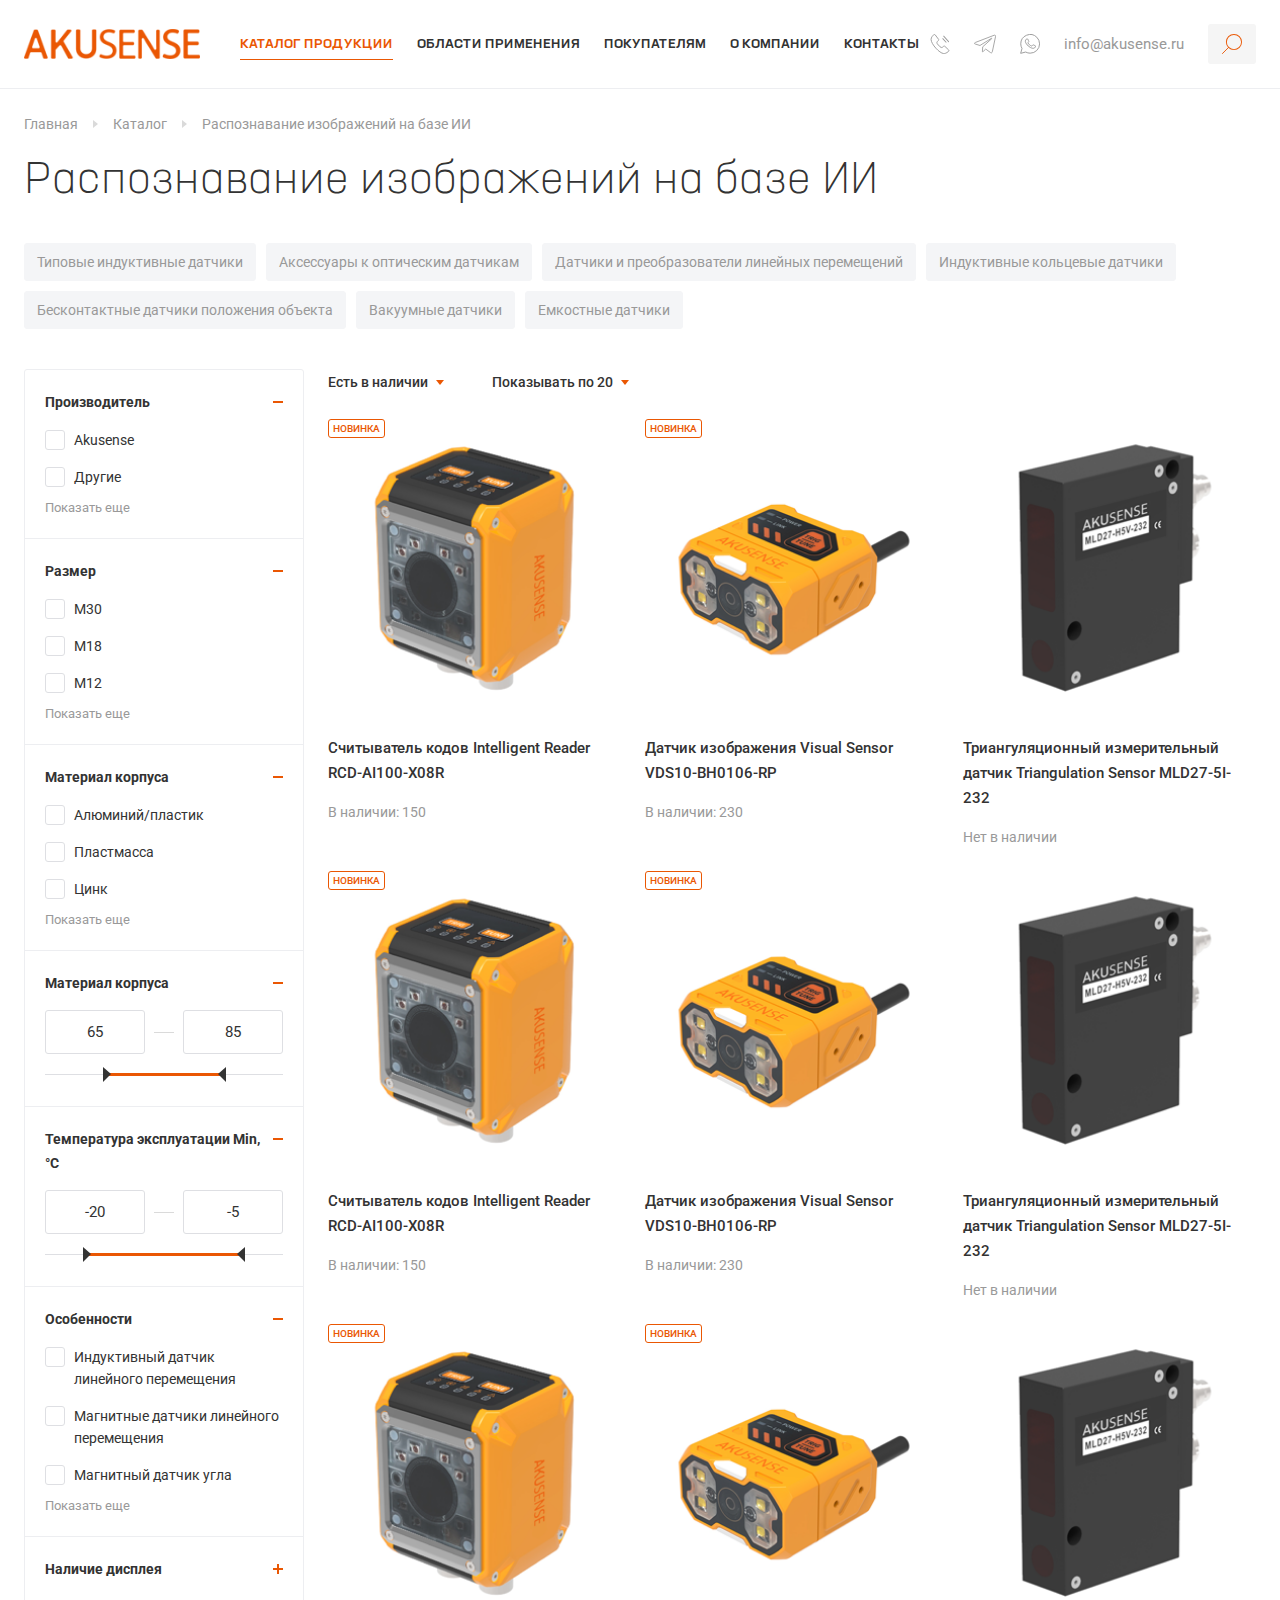
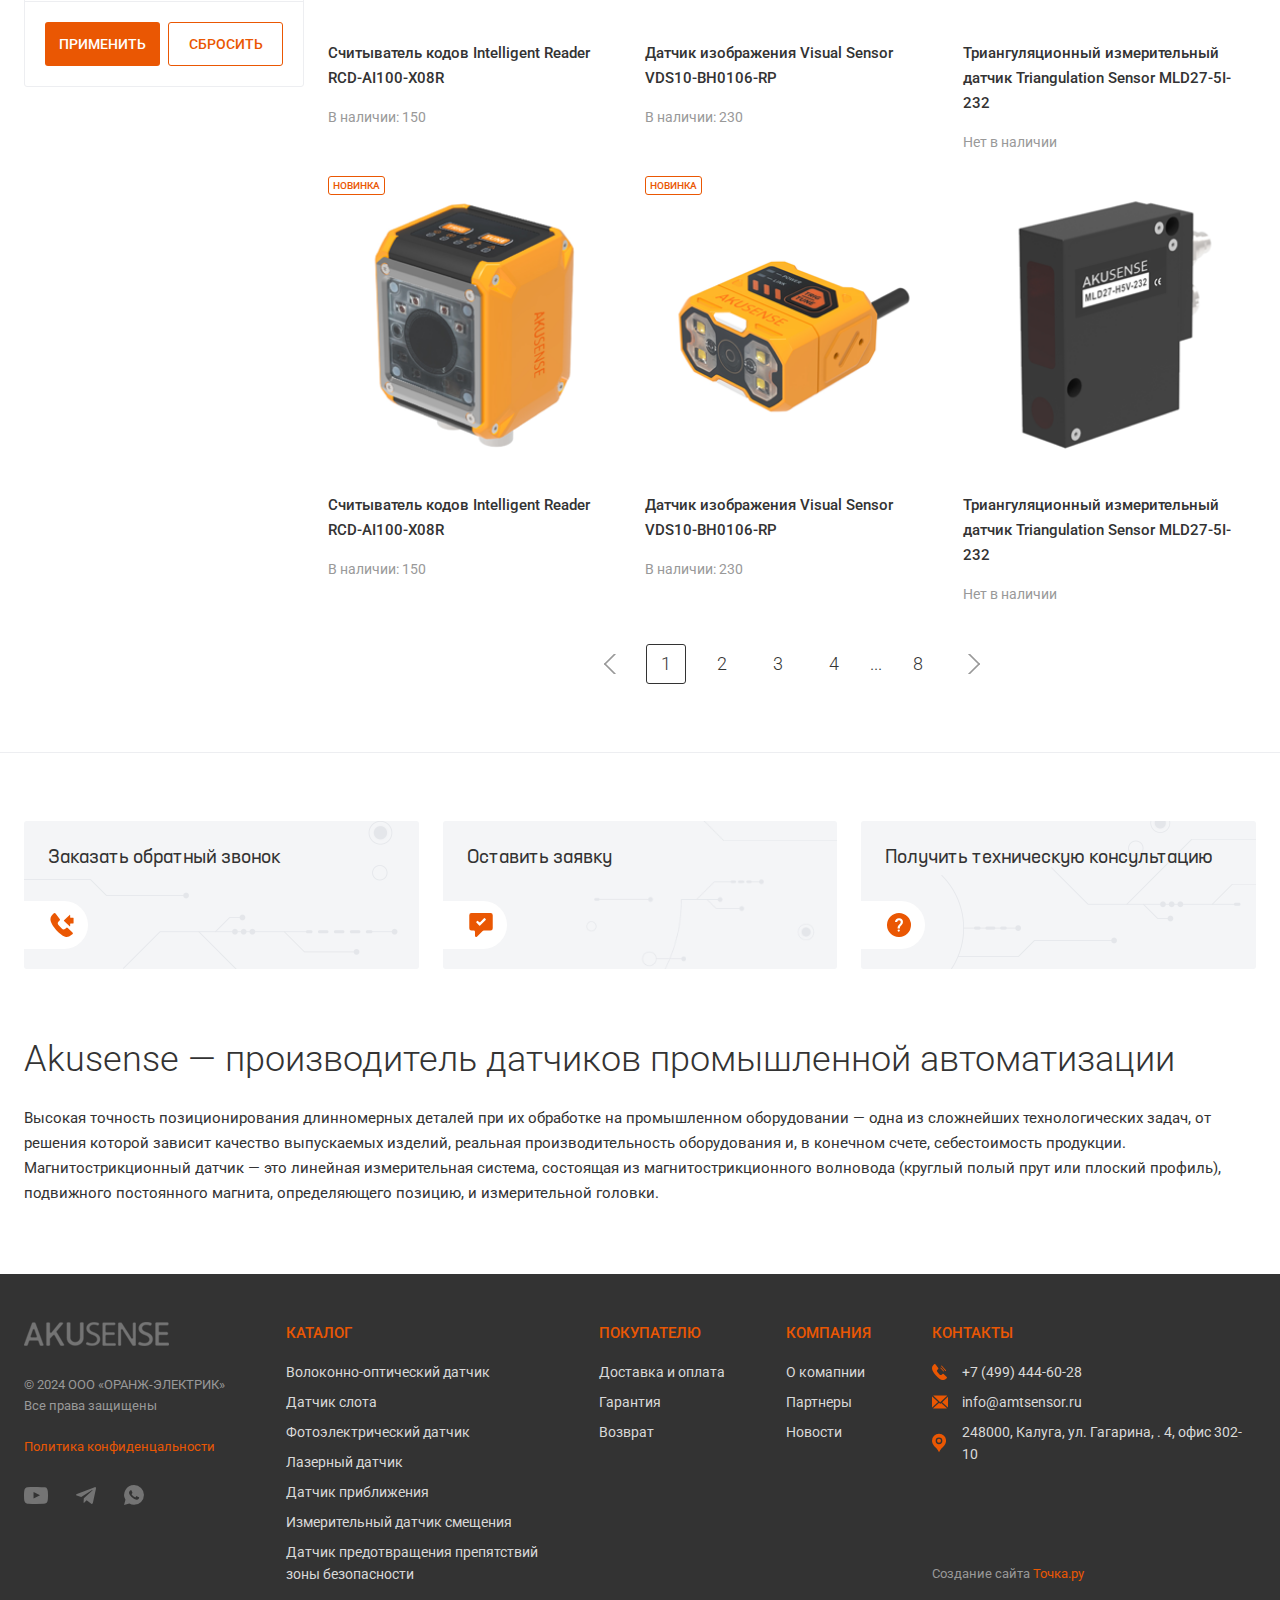
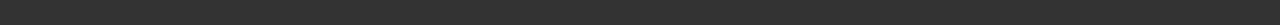
<file: category.html>
<!DOCTYPE html>
<html lang="ru">
	<head>
		<meta http-equiv="Content-Type" content="text/html; charset=utf-8">

		<!-- Adapting the page for mobile devices -->
		<meta name="viewport" content="width=device-width, initial-scale=1, maximum-scale=1">

		<!-- Prohibition of phone number recognition -->
		<meta name="format-detection" content="telephone=no">
		<meta name="SKYPE_TOOLBAR" content ="SKYPE_TOOLBAR_PARSER_COMPATIBLE">

		<!-- Page title -->
		<title>Заголовок страницы</title>

		<!-- Meta description -->
		<meta name="description" content="">

		<!-- Meta Keywords -->
		<meta name="keywords" content="">

		<!-- Site icon, size 32x32, transparency supported. Recommended format: .ico or .png -->
		<link rel="shortcut icon" href="favicon.png">

		<!-- Changing the color of the mobile browser panel -->
		<meta name="msapplication-TileColor" content="#ea5703">
		<meta name="theme-color" content="#ea5703">

		<!-- Connecting fonts from Google -->
		<link rel="preconnect" href="https://fonts.googleapis.com">
		<link rel="preconnect" href="https://fonts.gstatic.com" crossorigin>
		<link href="https://fonts.googleapis.com/css2?family=Roboto:ital,wght@0,100;0,300;0,400;0,500;0,700;0,900;1,100;1,300;1,400;1,500;1,700;1,900&display=swap" rel="stylesheet">

		<!-- Connecting style files -->
		<link rel="stylesheet" href="css/swiper-bundle.min.css" async>
		<link rel="stylesheet" href="css/swiper.css" async>
		<link rel="stylesheet" href="css/fancybox.css" async>
		<link rel="stylesheet" href="css/ion.rangeSlider.css" async>
		<link rel="stylesheet" href="css/styles.css" async>

		<link rel="stylesheet" href="css/response_1899.css" media="print, (max-width: 1899px)" async>
		<link rel="stylesheet" href="css/response_1439.css" media="print, (max-width: 1439px)" async>
		<link rel="stylesheet" href="css/response_1279.css" media="print, (max-width: 1279px)" async>
		<link rel="stylesheet" href="css/response_1023.css" media="print, (max-width: 1023px)" async>
		<link rel="stylesheet" href="css/response_767.css" media="print, (max-width: 767px)" async>
		<link rel="stylesheet" href="css/response_479.css" media="(max-width: 479px)" async>
	</head>

	<body>
		<div class="wrap">
			<div class="main">
				<header>
					<div class="cont row">
						<a href="/" class="logo">
							<img src="images/logo.png" alt="">
						</a>

						<nav class="menu row">
							<div class="menu_item">
								<a class="active">КАТАЛОГ ПРОДУКЦИИ</a>
							</div>

							<div class="menu_item">
								<a href="/">ОБЛАСТИ ПРИМЕНЕНИЯ</a>
							</div>

							<div class="menu_item">
								<a href="/">ПОКУПАТЕЛЯМ</a>
							</div>

							<div class="menu_item">
								<a href="/">О КОМПАНИИ</a>
							</div>

							<div class="menu_item">
								<a href="/">КОНТАКТЫ</a>
							</div>
						</nav>

						<div class="socials">
							<a href="/" target="_blank" rel="noopener nofollow">
								<svg class="icon ic_phone"><use xlink:href="images/sprite.svg#ic_phone"></use></svg>
							</a>

							<a href="/" target="_blank" rel="noopener nofollow">
								<svg class="icon ic_telegram"><use xlink:href="images/sprite.svg#ic_telegram"></use></svg>
							</a>

							<a href="/" target="_blank" rel="noopener nofollow">
								<svg class="icon ic_whatsapp"><use xlink:href="images/sprite.svg#ic_whatsapp"></use></svg>
							</a>

							<a href="info@akusense.ru" target="_blank" rel="noopener nofollow">info@akusense.ru</a>
						</div>

						<div class="search modal_cont">
							<button class="btn mini_modal_btn" data-modal-id="#search_modal">
								<svg class="icon"><use xlink:href="images/sprite.svg#ic_search"></use></svg>
							</button>

							<div class="mini_modal" id="search_modal">
								<form action="" class="form">
									<input type="text" name="" value="" class="input" placeholder="Поиск">

									<div class="icon">
										<svg><use xlink:href="images/sprite.svg#ic_search"></use></svg>
									</div>

									<button type="button" class="clear_btn">
										<svg><use xlink:href="images/sprite.svg#ic_close"></use></svg>
									</button>
								</form>
							</div>
						</div>

						<button class="mob_menu_btn">
							<span></span>
						</button>
					</div>
				</header>


				<section class="page_head">
					<div class="cont">
						<div class="breadcrumbs">
							<a href="/">Главная</a>

							<span class="sep"></span>

							<a href="/">Каталог</a>

							<span class="sep"></span>

							<span class="current">Распознавание изображений на базе ИИ</span>
						</div>

						<h1 class="page_title">Распознавание изображений на базе ИИ</h1>
					</div>
				</section>


				<section class="sub_categories">
					<div class="cont">
						<div class="row">
							<div><a href="/">Типовые индуктивные датчики</a></div>

							<div><a href="/">Аксессуары к оптическим датчикам</a></div>

							<div><a href="/">Датчики и преобразователи линейных перемещений</a></div>

							<div><a href="/">Индуктивные кольцевые датчики</a></div>

							<div><a href="/">Бесконтактные датчики положения объекта</a></div>

							<div><a href="/">Вакуумные датчики</a></div>

							<div><a href="/">Емкостные датчики</a></div>
						</div>
					</div>
				</section>


				<section class="content_flex block border">
					<div class="cont row">
						<section class="content">
							<section class="products_head">
								<div class="status">
									<select name="">
										<option value="1" selected>Есть в наличии</option>
										<option value="2">Под заказ</option>
										<option value="3">Сначала дешевые</option>
										<option value="4">Сначала дорогие</option>
									</select>
								</div>

								<div class="limit">
									<select name="">
										<option value="1" selected>Показывать по 20</option>
										<option value="2">Показывать по 20</option>
										<option value="3">Показывать по 20</option>
										<option value="4">Показывать по 20</option>
									</select>
								</div>
							</section>


							<section class="products">
								<div class="row">
									<a href="/" class="product">
										<div class="stickers">
											<div><div class="sticker">НОВИНКА</div></div>
										</div>

										<div class="thumb">
											<img src="images/tmp/product_thumb1.png" alt="" loading="lazy">
										</div>

										<div class="name">Считыватель кодов Intelligent Reader RCD-AI100-X08R</div>

										<div class="status">В наличии: 150</div>
									</a>

									<a href="/" class="product">
										<div class="stickers">
											<div><div class="sticker">НОВИНКА</div></div>
										</div>

										<div class="thumb">
											<img src="images/tmp/product_thumb2.png" alt="" loading="lazy">
										</div>

										<div class="name">Датчик изображения Visual Sensor VDS10-BH0106-RP</div>

										<div class="status">В наличии: 230</div>
									</a>

									<a href="/" class="product">
										<div class="thumb">
											<img src="images/tmp/product_thumb3.png" alt="" loading="lazy">
										</div>

										<div class="name">Триангуляционный измерительный датчик Triangulation Sensor MLD27-5I-232</div>

										<div class="status">Нет в наличии</div>
									</a>

									<a href="/" class="product">
										<div class="stickers">
											<div><div class="sticker">НОВИНКА</div></div>
										</div>

										<div class="thumb">
											<img src="images/tmp/product_thumb1.png" alt="" loading="lazy">
										</div>

										<div class="name">Считыватель кодов Intelligent Reader RCD-AI100-X08R</div>

										<div class="status">В наличии: 150</div>
									</a>

									<a href="/" class="product">
										<div class="stickers">
											<div><div class="sticker">НОВИНКА</div></div>
										</div>

										<div class="thumb">
											<img src="images/tmp/product_thumb2.png" alt="" loading="lazy">
										</div>

										<div class="name">Датчик изображения Visual Sensor VDS10-BH0106-RP</div>

										<div class="status">В наличии: 230</div>
									</a>

									<a href="/" class="product">
										<div class="thumb">
											<img src="images/tmp/product_thumb3.png" alt="" loading="lazy">
										</div>

										<div class="name">Триангуляционный измерительный датчик Triangulation Sensor MLD27-5I-232</div>

										<div class="status">Нет в наличии</div>
									</a>

									<a href="/" class="product">
										<div class="stickers">
											<div><div class="sticker">НОВИНКА</div></div>
										</div>

										<div class="thumb">
											<img src="images/tmp/product_thumb1.png" alt="" loading="lazy">
										</div>

										<div class="name">Считыватель кодов Intelligent Reader RCD-AI100-X08R</div>

										<div class="status">В наличии: 150</div>
									</a>

									<a href="/" class="product">
										<div class="stickers">
											<div><div class="sticker">НОВИНКА</div></div>
										</div>

										<div class="thumb">
											<img src="images/tmp/product_thumb2.png" alt="" loading="lazy">
										</div>

										<div class="name">Датчик изображения Visual Sensor VDS10-BH0106-RP</div>

										<div class="status">В наличии: 230</div>
									</a>

									<a href="/" class="product">
										<div class="thumb">
											<img src="images/tmp/product_thumb3.png" alt="" loading="lazy">
										</div>

										<div class="name">Триангуляционный измерительный датчик Triangulation Sensor MLD27-5I-232</div>

										<div class="status">Нет в наличии</div>
									</a>

									<a href="/" class="product">
										<div class="stickers">
											<div><div class="sticker">НОВИНКА</div></div>
										</div>

										<div class="thumb">
											<img src="images/tmp/product_thumb1.png" alt="" loading="lazy">
										</div>

										<div class="name">Считыватель кодов Intelligent Reader RCD-AI100-X08R</div>

										<div class="status">В наличии: 150</div>
									</a>

									<a href="/" class="product">
										<div class="stickers">
											<div><div class="sticker">НОВИНКА</div></div>
										</div>

										<div class="thumb">
											<img src="images/tmp/product_thumb2.png" alt="" loading="lazy">
										</div>

										<div class="name">Датчик изображения Visual Sensor VDS10-BH0106-RP</div>

										<div class="status">В наличии: 230</div>
									</a>

									<a href="/" class="product">
										<div class="thumb">
											<img src="images/tmp/product_thumb3.png" alt="" loading="lazy">
										</div>

										<div class="name">Триангуляционный измерительный датчик Triangulation Sensor MLD27-5I-232</div>

										<div class="status">Нет в наличии</div>
									</a>
								</div>

								<div class="pagination">
									<a href="/" class="prev">
										<svg class="icon"><use xlink:href="images/sprite.svg#ic_arr_hor"></use></svg>
									</a>

									<a class="active">1</a>
									<a href="/">2</a>
									<a href="/">3</a>
									<a href="/">4</a>
									<div class="sep">...</div>
									<a href="/">8</a>

									<a href="/" class="next">
										<svg class="icon"><use xlink:href="images/sprite.svg#ic_arr_hor"></use></svg>
									</a>
								</div>
							</section>
						</section>


						<aside>
							<button class="mob_filter_btn">Фильтр</button>

							<div class="filter">
								<form action="" class="form">
									<div class="item">
										<div class="name active">
											<span>Производитель</span>

											<div class="icon"></div>
										</div>

										<div class="data" style="display: block;">
											<div class="field">
												<label class="checkbox">
													<input type="checkbox" name="group1">

													<div class="check">
														<svg><use xlink:href="images/sprite.svg#ic_check"></use></svg>
													</div>

													<div>Akusense</div>
												</label>
											</div>

											<div class="field">
												<label class="checkbox">
													<input type="checkbox" name="group1">

													<div class="check">
														<svg><use xlink:href="images/sprite.svg#ic_check"></use></svg>
													</div>

													<div>Другие</div>
												</label>
											</div>

											<div class="hide">
												<div class="field">
													<label class="checkbox">
														<input type="checkbox" name="group1">

														<div class="check">
															<svg><use xlink:href="images/sprite.svg#ic_check"></use></svg>
														</div>

														<div>Другие</div>
													</label>
												</div>

												<div class="field">
													<label class="checkbox">
														<input type="checkbox" name="group1">

														<div class="check">
															<svg><use xlink:href="images/sprite.svg#ic_check"></use></svg>
														</div>

														<div>Другие</div>
													</label>
												</div>
											</div>

											<button type="button" class="spoler_btn">
												<span>Показать еще</span>
												<span>Свернуть</span>
											</button>
										</div>
									</div>

									<div class="item">
										<div class="name active">
											<span>Размер</span>

											<div class="icon"></div>
										</div>

										<div class="data" style="display: block;">
											<div class="field">
												<label class="checkbox">
													<input type="checkbox" name="group2">

													<div class="check">
														<svg><use xlink:href="images/sprite.svg#ic_check"></use></svg>
													</div>

													<div>М30</div>
												</label>
											</div>

											<div class="field">
												<label class="checkbox">
													<input type="checkbox" name="group2">

													<div class="check">
														<svg><use xlink:href="images/sprite.svg#ic_check"></use></svg>
													</div>

													<div>М18</div>
												</label>
											</div>

											<div class="field">
												<label class="checkbox">
													<input type="checkbox" name="group2">

													<div class="check">
														<svg><use xlink:href="images/sprite.svg#ic_check"></use></svg>
													</div>

													<div>М12</div>
												</label>
											</div>

											<div class="hide">
												<div class="field">
													<label class="checkbox">
														<input type="checkbox" name="group2">

														<div class="check">
															<svg><use xlink:href="images/sprite.svg#ic_check"></use></svg>
														</div>

														<div>М12</div>
													</label>
												</div>
											</div>

											<button type="button" class="spoler_btn">
												<span>Показать еще</span>
												<span>Свернуть</span>
											</button>
										</div>
									</div>

									<div class="item">
										<div class="name active">
											<span>Материал корпуса</span>

											<div class="icon"></div>
										</div>

										<div class="data" style="display: block;">
											<div class="field">
												<label class="checkbox">
													<input type="checkbox" name="group3">

													<div class="check">
														<svg><use xlink:href="images/sprite.svg#ic_check"></use></svg>
													</div>

													<div>Алюминий/пластик</div>
												</label>
											</div>

											<div class="field">
												<label class="checkbox">
													<input type="checkbox" name="group3">

													<div class="check">
														<svg><use xlink:href="images/sprite.svg#ic_check"></use></svg>
													</div>

													<div>Пластмасса</div>
												</label>
											</div>

											<div class="field">
												<label class="checkbox">
													<input type="checkbox" name="group3">

													<div class="check">
														<svg><use xlink:href="images/sprite.svg#ic_check"></use></svg>
													</div>

													<div>Цинк</div>
												</label>
											</div>

											<div class="hide">
												<div class="field">
													<label class="checkbox">
														<input type="checkbox" name="group3">

														<div class="check">
															<svg><use xlink:href="images/sprite.svg#ic_check"></use></svg>
														</div>

														<div>Цинк</div>
													</label>
												</div>
											</div>

											<button type="button" class="spoler_btn">
												<span>Показать еще</span>
												<span>Свернуть</span>
											</button>
										</div>
									</div>

									<div class="item">
										<div class="name active">
											<span>Материал корпуса</span>

											<div class="icon"></div>
										</div>

										<div class="data range temperature_max_range" style="display: block;">
											<div class="fields">
												<div class="field">
													<input type="text" name="" value="65" class="input from">
												</div>

												<div class="sep"></div>

												<div class="field">
													<input type="text" name="" value="85" class="input to">
												</div>
											</div>

											<input type="hidden" id="temperature_max_range" name="temperature_max_range" value="">
										</div>
									</div>

									<div class="item">
										<div class="name active">
											<span>Температура эксплуатации Min, °C</span>

											<div class="icon"></div>
										</div>

										<div class="data range temperature_min_range" style="display: block;">
											<div class="fields">
												<div class="field">
													<input type="text" name="" value="-20" class="input from">
												</div>

												<div class="sep"></div>

												<div class="field">
													<input type="text" name="" value="-5" class="input to">
												</div>
											</div>

											<input type="hidden" id="temperature_min_range" name="temperature_min_range" value="">
										</div>
									</div>

									<div class="item">
										<div class="name active">
											<span>Особенности</span>

											<div class="icon"></div>
										</div>

										<div class="data" style="display: block;">
											<div class="field">
												<label class="checkbox">
													<input type="checkbox" name="group3">

													<div class="check">
														<svg><use xlink:href="images/sprite.svg#ic_check"></use></svg>
													</div>

													<div>Индуктивный датчик линейного перемещения</div>
												</label>
											</div>

											<div class="field">
												<label class="checkbox">
													<input type="checkbox" name="group4">

													<div class="check">
														<svg><use xlink:href="images/sprite.svg#ic_check"></use></svg>
													</div>

													<div>Магнитные датчики линейного перемещения</div>
												</label>
											</div>

											<div class="field">
												<label class="checkbox">
													<input type="checkbox" name="group4">

													<div class="check">
														<svg><use xlink:href="images/sprite.svg#ic_check"></use></svg>
													</div>

													<div>Магнитный датчик угла</div>
												</label>
											</div>

											<div class="hide">
												<div class="field">
													<label class="checkbox">
														<input type="checkbox" name="group4">

														<div class="check">
															<svg><use xlink:href="images/sprite.svg#ic_check"></use></svg>
														</div>

														<div>Магнитный датчик угла</div>
													</label>
												</div>
											</div>

											<button type="button" class="spoler_btn">
												<span>Показать еще</span>
												<span>Свернуть</span>
											</button>
										</div>
									</div>

									<div class="item">
										<div class="name">
											<span>Наличие дисплея</span>

											<div class="icon"></div>
										</div>

										<div class="data">

										</div>
									</div>

									<div class="item submit">
										<button type="submit" class="submit_btn">ПРИМЕНИТЬ</button>

										<button type="reset" class="reset_btn">СБРОСИТЬ</button>
									</div>
								</form>
							</div>
						</aside>
					</div>
				</section>


				<section class="bottom_btns block">
					<div class="cont">
						<div class="row">
							<div><button class="btn callback_btn modal_btn" data-modal="callback_modal">
								<div>Заказать обратный звонок</div>

								<div class="icon ic_callback">
									<svg><use xlink:href="images/sprite.svg#ic_callback"></use></svg>
								</div>
							</button></div>

							<div><button class="btn order_btn modal_btn" data-modal="order_modal">
								<div>Оставить заявку</div>

								<div class="icon ic_order">
									<svg><use xlink:href="images/sprite.svg#ic_order"></use></svg>
								</div>
							</button></div>

							<div><button class="btn consult_btn modal_btn" data-modal="consult_modal">
								<div>Получить техническую консультацию</div>

								<div class="icon ic_consult">
									<svg><use xlink:href="images/sprite.svg#ic_consult"></use></svg>
								</div>
							</button></div>
						</div>
					</div>
				</section>


				<section class="block">
					<div class="cont">
						<div class="text_block">
							<h2>Akusense — производитель датчиков промышленной автоматизации</h2>

							<p>Высокая точность позиционирования длинномерных деталей при их обработке на промышленном оборудовании — одна из сложнейших технологических задач, от решения которой зависит качество выпускаемых изделий, реальная производительность оборудования и, в конечном счете, себестоимость продукции. Магнитострикционный датчик — это линейная измерительная система, состоящая из магнитострикционного волновода (круглый полый прут или плоский профиль), подвижного постоянного магнита, определяющего позицию, и измерительной головки.</p>
						</div>
					</div>
				</section>
			</div>


			<footer>
				<div class="cont row">
					<div class="col">
						<div class="logo">
							<img src="images/logo_footer.png" alt="">
						</div>

						<div class="copyright">
							<div>&copy; 2024 ООО «ОРАНЖ-ЭЛЕКТРИК»</div>
							<div>Все права защищены</div>
						</div>

						<div class="privacy_policy">
							<a href="/">Политика конфиденцальности</a>
						</div>

						<div class="socials">
							<a href="/" target="_blank" rel="noopener nofollow">
								<svg class="icon ic_youtube"><use xlink:href="images/sprite.svg#ic_youtube"></use></svg>
							</a>

							<a href="/" target="_blank" rel="noopener nofollow">
								<svg class="icon ic_telegram"><use xlink:href="images/sprite.svg#ic_telegram2"></use></svg>
							</a>

							<a href="/" target="_blank" rel="noopener nofollow">
								<svg class="icon ic_whatsapp"><use xlink:href="images/sprite.svg#ic_whatsapp2"></use></svg>
							</a>
						</div>
					</div>

					<div class="links">
						<div class="title">КАТАЛОГ</div>

						<div class="items">
							<div><a href="/">Волоконно-оптический датчик</a></div>

							<div><a href="/">Датчик слота</a></div>

							<div><a href="/">Фотоэлектрический датчик</a></div>

							<div><a href="/">Лазерный датчик</a></div>

							<div><a href="/">Датчик приближения</a></div>

							<div><a href="/">Измерительный датчик смещения</a></div>

							<div><a href="/">Датчик предотвращения препятствий<br> зоны безопасности</a></div>
						</div>
					</div>

					<div class="links">
						<div class="title">ПОКУПАТЕЛЮ</div>

						<div class="items">
							<div><a href="/">Доставка и оплата</a></div>

							<div><a href="/">Гарантия</a></div>

							<div><a href="/">Возврат</a></div>
						</div>
					</div>

					<div class="links">
						<div class="title">КОМПАНИЯ</div>

						<div class="items">
							<div><a href="/">О комапнии</a></div>

							<div><a href="/">Партнеры</a></div>

							<div><a href="/">Новости</a></div>
						</div>
					</div>

					<div class="contacts">
						<div class="title">КОНТАКТЫ</div>

						<div class="phone">
							<div class="icon">
								<svg><use xlink:href="images/sprite.svg#ic_phone2"></use></svg>
							</div>

							<div>
								<a href="tel:+74994446028">+7 (499) 444-60-28</a>
							</div>
						</div>

						<div class="email">
							<div class="icon">
								<svg><use xlink:href="images/sprite.svg#ic_email2"></use></svg>
							</div>

							<div>
								<a href="mailto:info@amtsensor.ru">info@amtsensor.ru</a>
							</div>
						</div>

						<div class="location">
							<div class="icon">
								<svg><use xlink:href="images/sprite.svg#ic_location"></use></svg>
							</div>

							<div>248000, Калуга, ул. Гагарина, . 4, офис 302-10</div>
						</div>

						<div class="creator">
							<a href="/" target="_blank" rel="noopener">Создание сайта <span>Точка.ру</span></a>
						</div>
					</div>
				</div>
			</footer>


			<div class="overlay"></div>
		</div>


		<section class="modal" id="callback_modal">
			<div class="modal_title">Обратный звонок</div>

			<form action="" class="form">
				<div class="line">
					<div class="field">
						<input type="text" name="" value="" class="input" placeholder="Ваше имя">
					</div>
				</div>

				<div class="line">
					<div class="field">
						<input type="text" name="" value="" class="input" placeholder="Телефон или e-mail">
					</div>
				</div>

				<div class="line">
					<div class="field">
						<textarea name="" placeholder="Сообщение"></textarea>
					</div>
				</div>

				<div class="line agree">
					<label class="checkbox">
						<input type="checkbox" name="agree" checked>

						<div class="check">
							<svg><use xlink:href="images/sprite.svg#ic_check"></use></svg>
						</div>

						<div>Я даю согласие на обработку <a href="/" target="_blank">персональных данных</a>.</div>
					</label>
				</div>

				<div class="submit">
					<button type="submit" class="submit_btn">ОТПРАВИТЬ</button>
				</div>
			</form>
		</section>


		<section class="modal" id="order_modal">
			<div class="modal_title">Заявка</div>

			<form action="" class="form">
				<div class="line">
					<div class="field">
						<input type="text" name="" value="" class="input" placeholder="Ваше имя">
					</div>
				</div>

				<div class="line">
					<div class="field">
						<input type="text" name="" value="" class="input" placeholder="Телефон или e-mail">
					</div>
				</div>

				<div class="line">
					<div class="field">
						<textarea name="" placeholder="Сообщение"></textarea>
					</div>
				</div>

				<div class="line agree">
					<label class="checkbox">
						<input type="checkbox" name="agree" checked>

						<div class="check">
							<svg><use xlink:href="images/sprite.svg#ic_check"></use></svg>
						</div>

						<div>Я даю согласие на обработку <a href="/" target="_blank">персональных данных</a>.</div>
					</label>
				</div>

				<div class="submit">
					<button type="submit" class="submit_btn">ОТПРАВИТЬ</button>
				</div>
			</form>
		</section>


		<section class="modal" id="consult_modal">
			<div class="modal_title">Получить консультацию</div>

			<form action="" class="form">
				<div class="line">
					<div class="field">
						<input type="text" name="" value="" class="input" placeholder="Ваше имя">
					</div>
				</div>

				<div class="line">
					<div class="field">
						<input type="text" name="" value="" class="input" placeholder="Телефон или e-mail">
					</div>
				</div>

				<div class="line">
					<div class="field">
						<textarea name="" placeholder="Сообщение"></textarea>
					</div>
				</div>

				<div class="line agree">
					<label class="checkbox">
						<input type="checkbox" name="agree" checked>

						<div class="check">
							<svg><use xlink:href="images/sprite.svg#ic_check"></use></svg>
						</div>

						<div>Я даю согласие на обработку <a href="/" target="_blank">персональных данных</a>.</div>
					</label>
				</div>

				<div class="submit">
					<button type="submit" class="submit_btn">ОТПРАВИТЬ</button>
				</div>
			</form>
		</section>


		<!-- Connecting javascript files -->
		<script src="js/jquery-3.6.3.min.js"></script>
		<script src="js/functions.js"></script>
		<script src="js/swiper-bundle.min.js"></script>
		<script src="js/fancybox.js"></script>
		<script src="js/nice-select2.js"></script>
		<script src="js/imask.js"></script>
		<script src="js/ion.rangeSlider.min.js"></script>
		<script src="js/scripts.js"></script>
	</body>
</html>
</file>
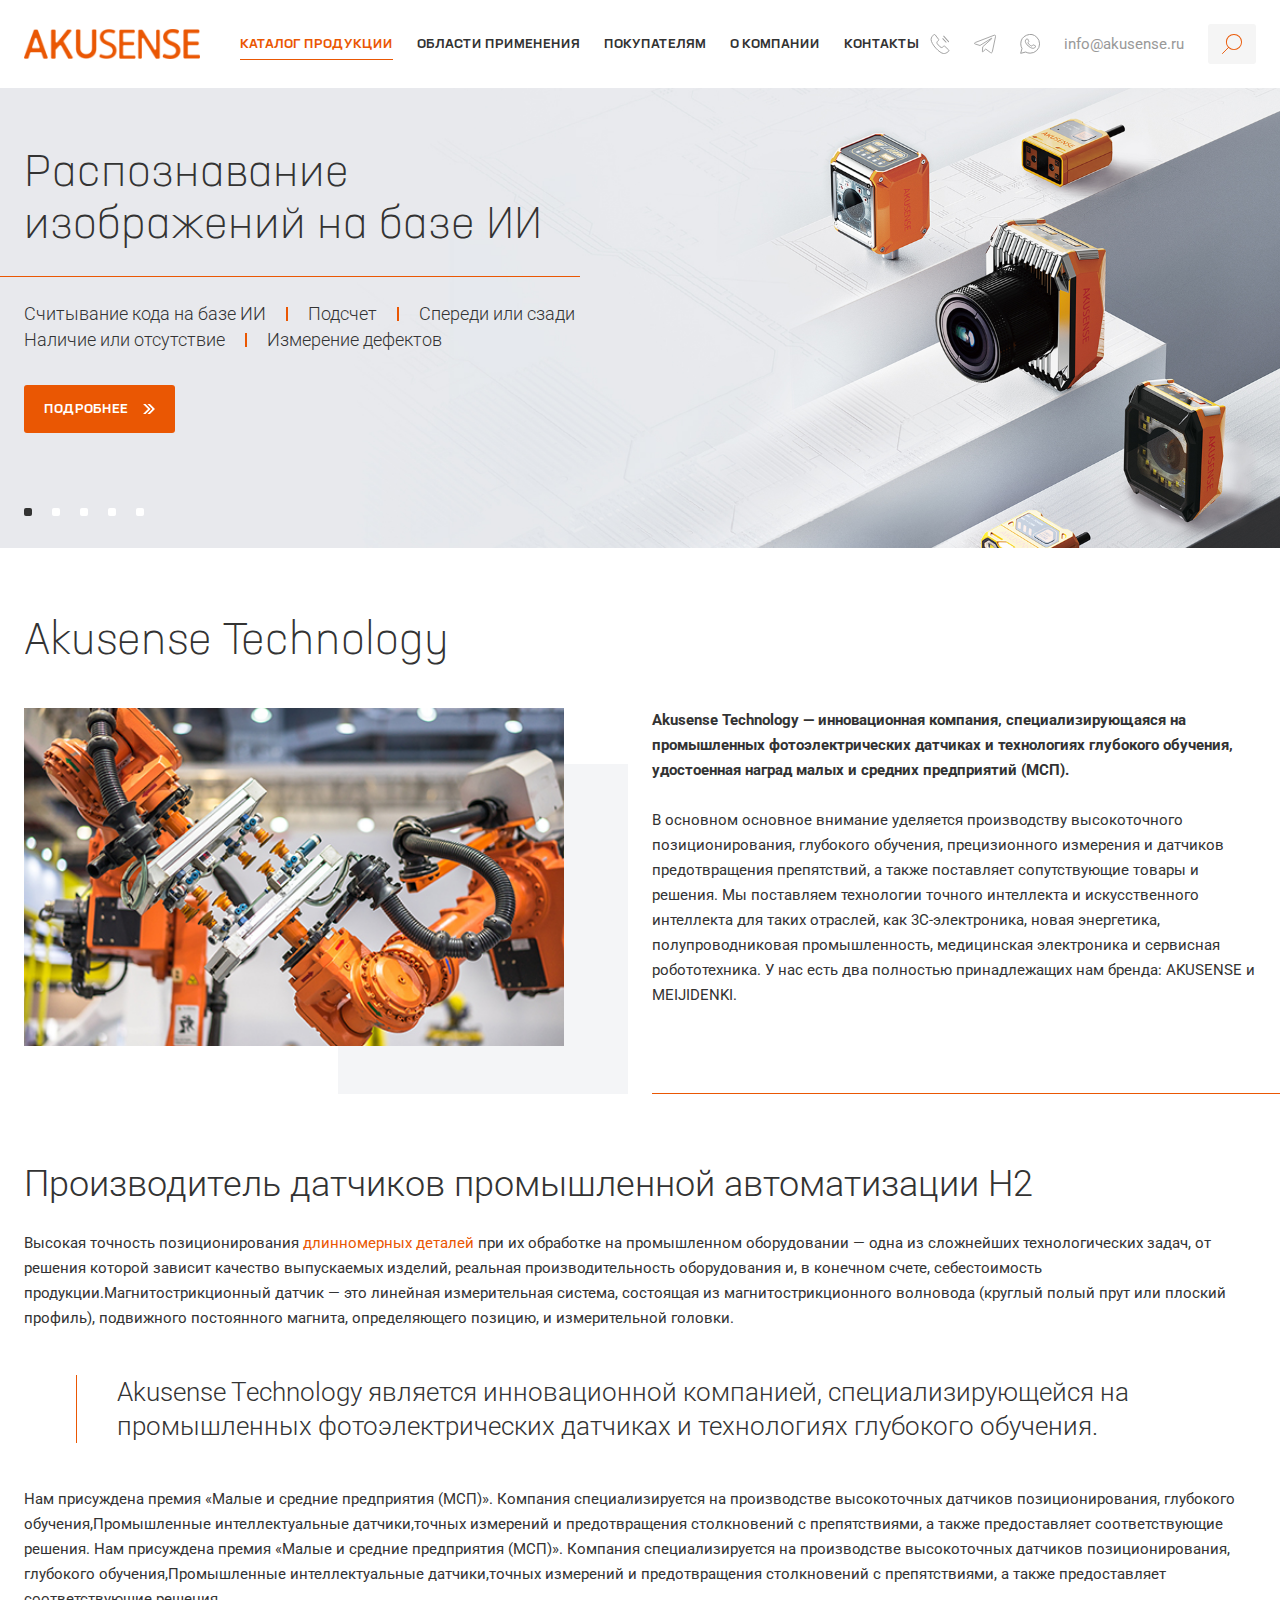
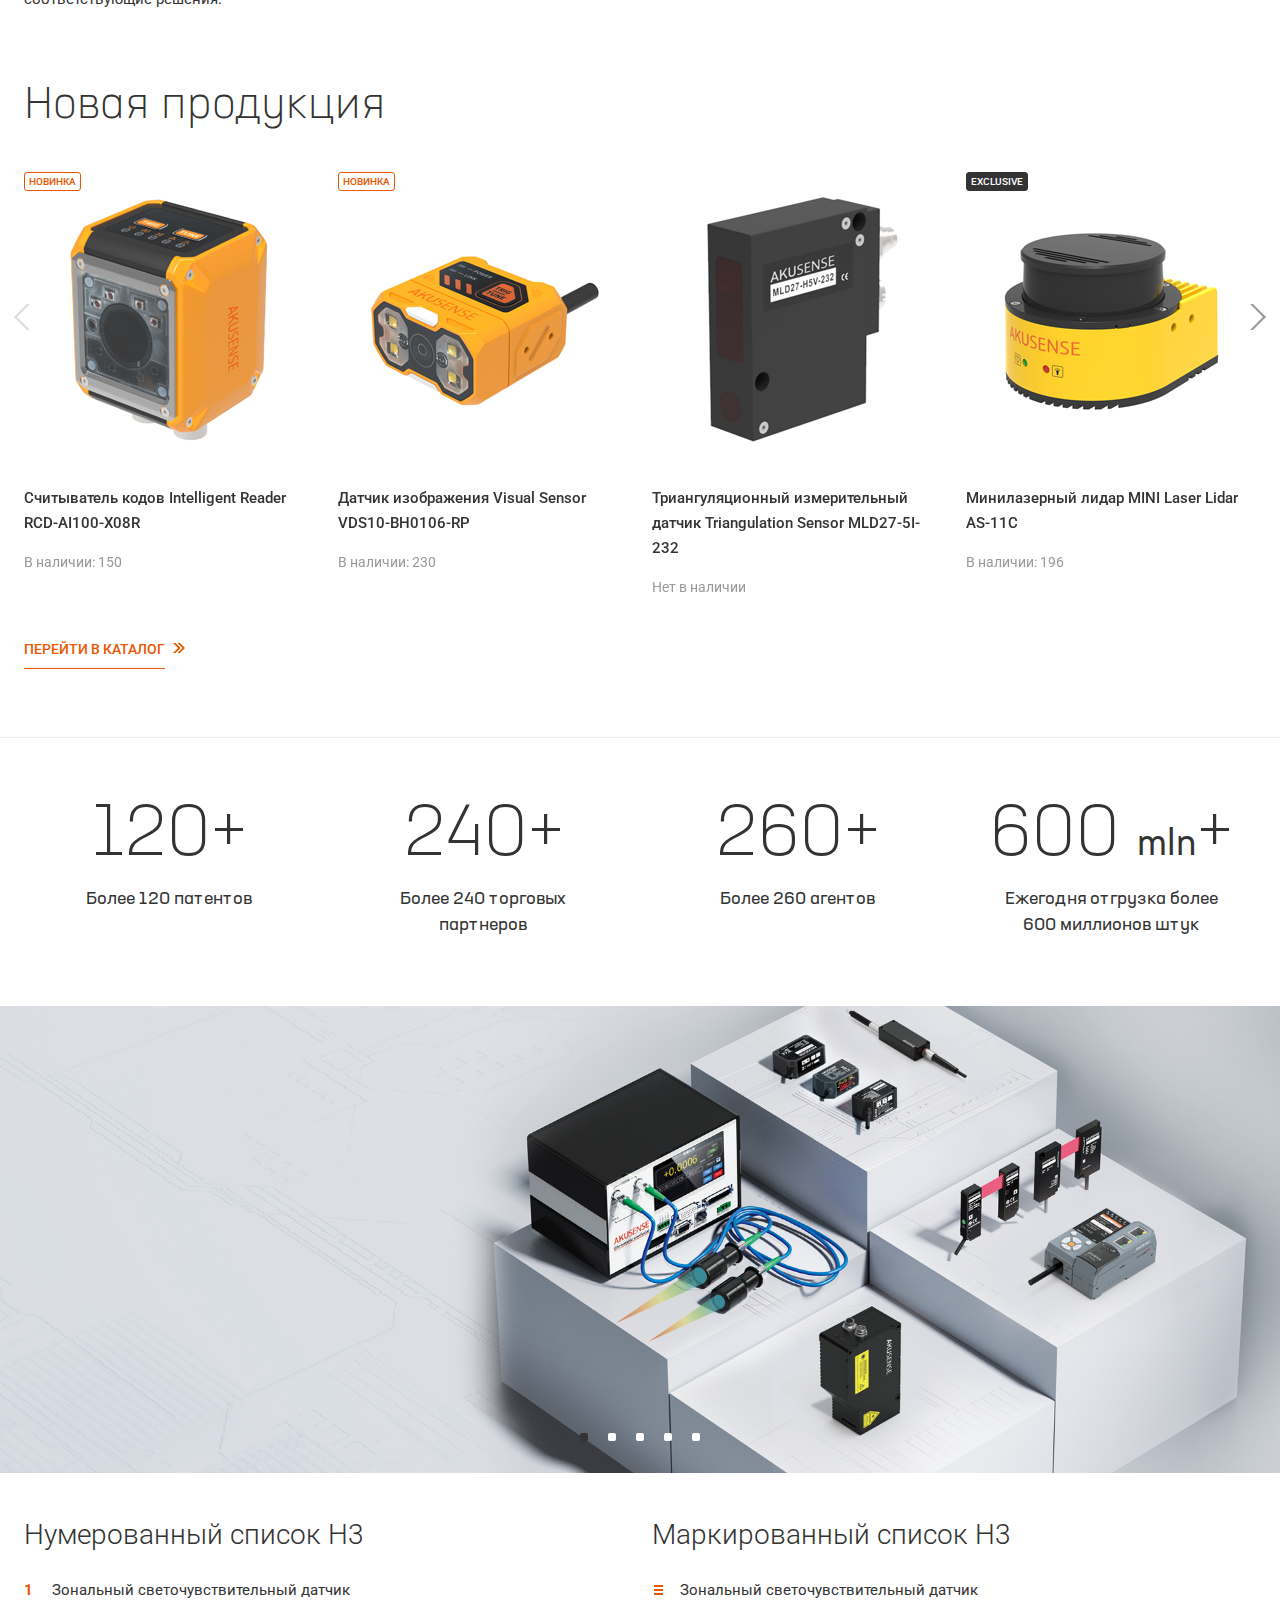
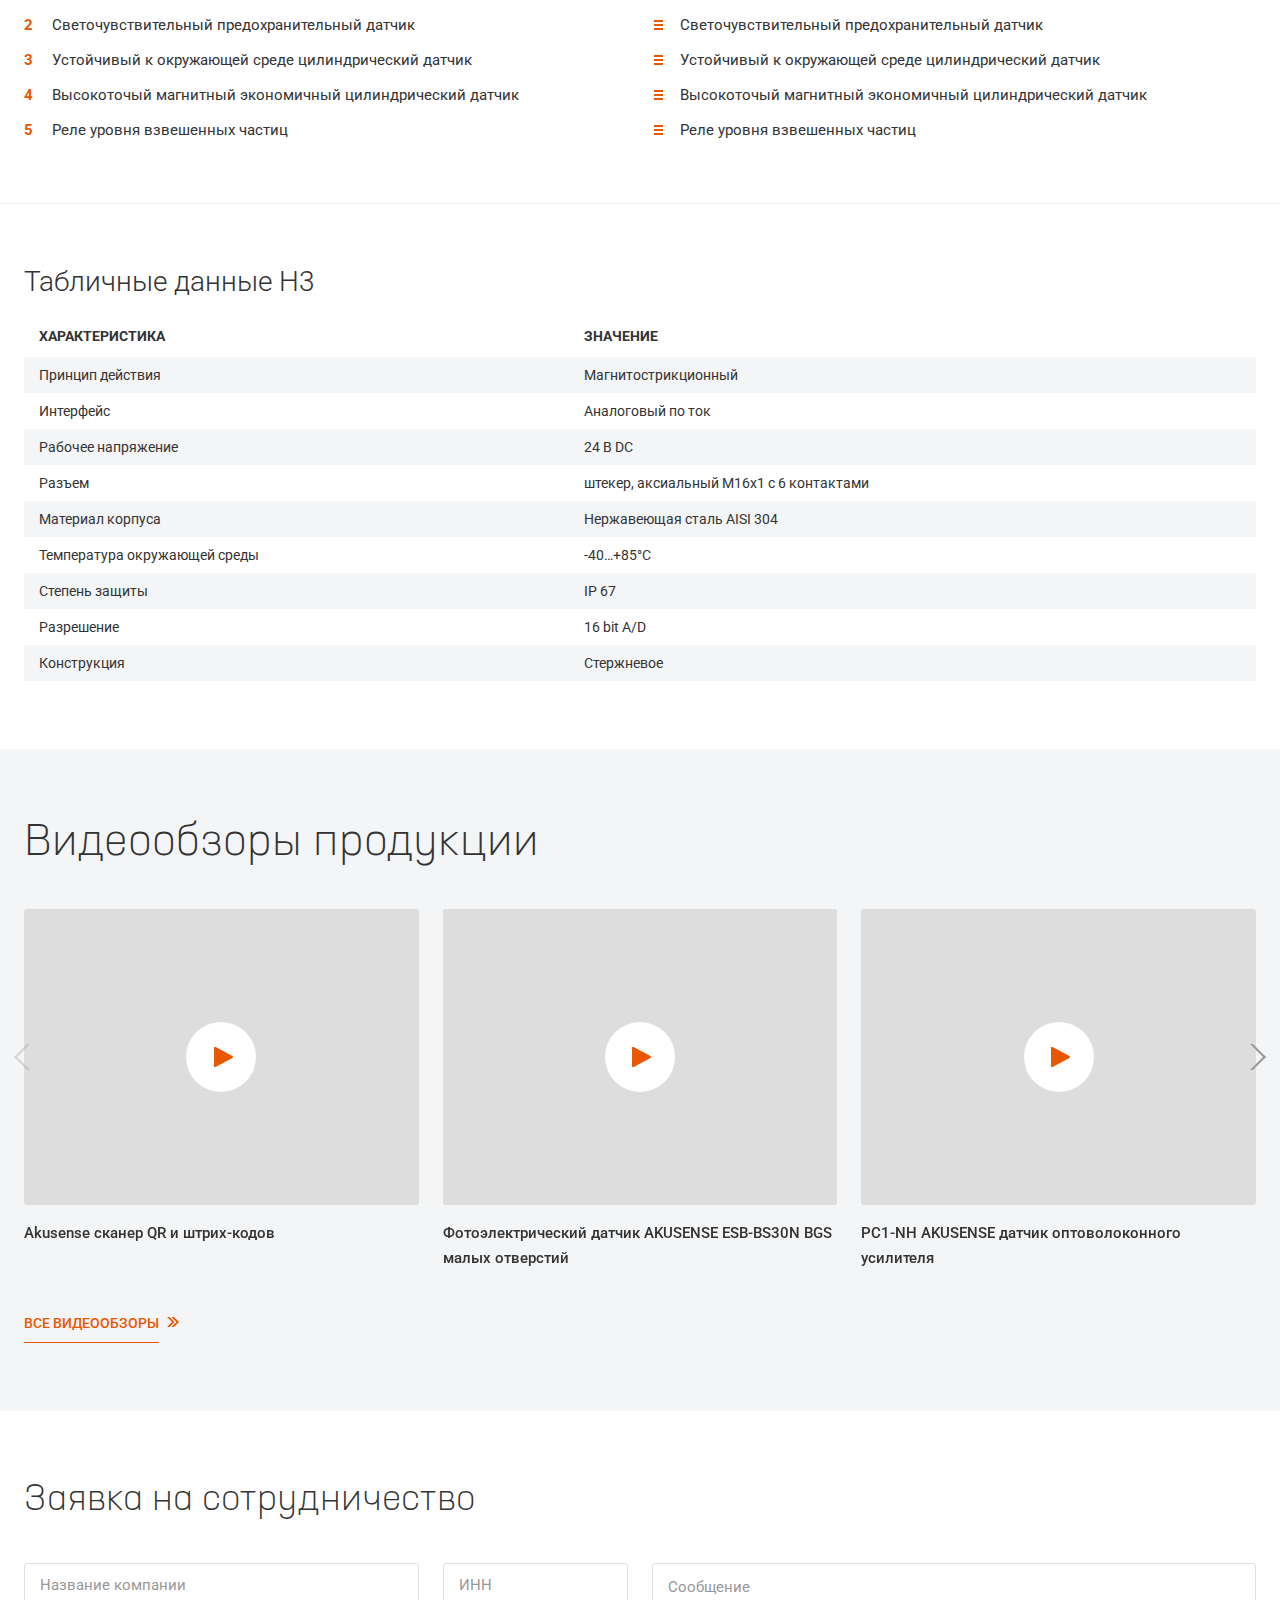
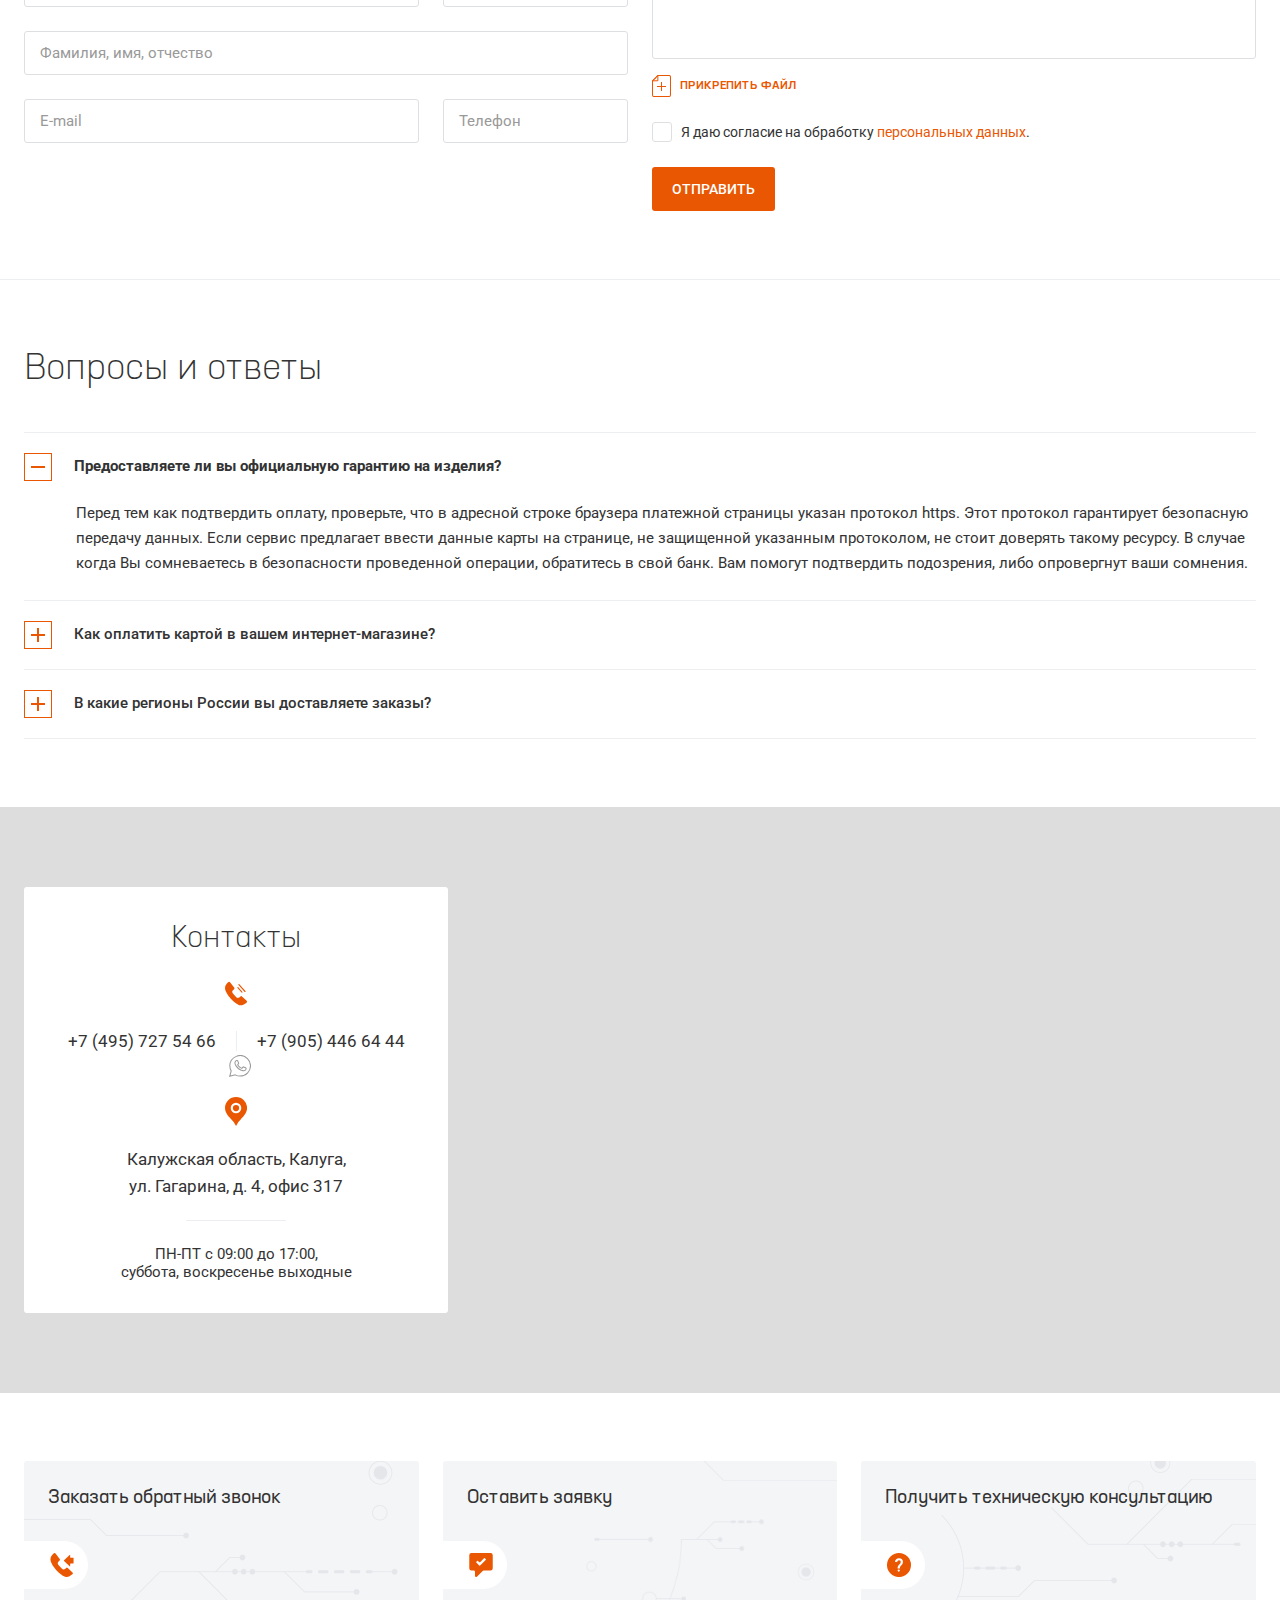
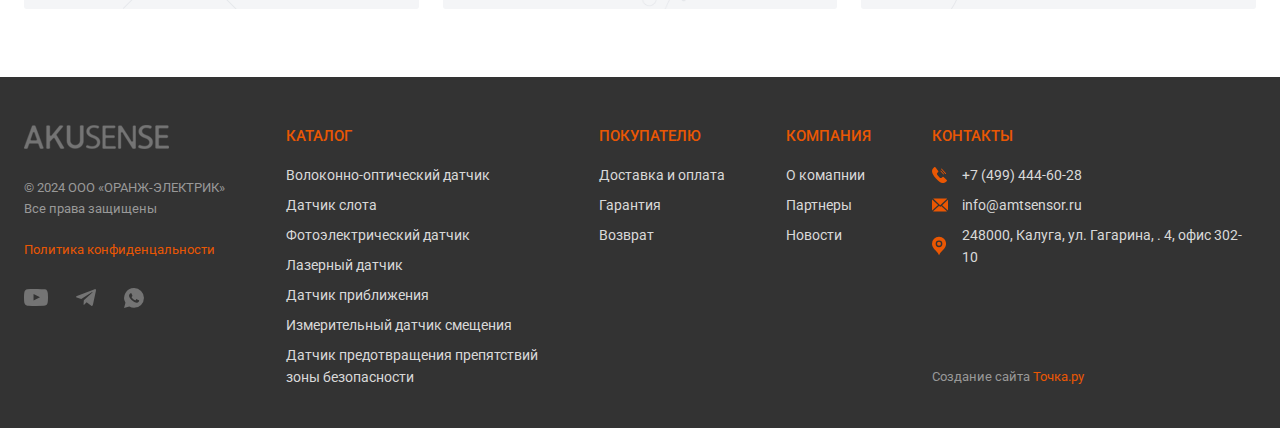
<file: content.html>
<!DOCTYPE html>
<html lang="ru">
	<head>
		<meta http-equiv="Content-Type" content="text/html; charset=utf-8">

		<!-- Adapting the page for mobile devices -->
		<meta name="viewport" content="width=device-width, initial-scale=1, maximum-scale=1">

		<!-- Prohibition of phone number recognition -->
		<meta name="format-detection" content="telephone=no">
		<meta name="SKYPE_TOOLBAR" content ="SKYPE_TOOLBAR_PARSER_COMPATIBLE">

		<!-- Page title -->
		<title>Заголовок страницы</title>

		<!-- Meta description -->
		<meta name="description" content="">

		<!-- Meta Keywords -->
		<meta name="keywords" content="">

		<!-- Site icon, size 32x32, transparency supported. Recommended format: .ico or .png -->
		<link rel="shortcut icon" href="favicon.png">

		<!-- Changing the color of the mobile browser panel -->
		<meta name="msapplication-TileColor" content="#ea5703">
		<meta name="theme-color" content="#ea5703">

		<!-- Connecting fonts from Google -->
		<link rel="preconnect" href="https://fonts.googleapis.com">
		<link rel="preconnect" href="https://fonts.gstatic.com" crossorigin>
		<link href="https://fonts.googleapis.com/css2?family=Roboto:ital,wght@0,100;0,300;0,400;0,500;0,700;0,900;1,100;1,300;1,400;1,500;1,700;1,900&display=swap" rel="stylesheet">

		<!-- Connecting style files -->
		<link rel="stylesheet" href="css/swiper-bundle.min.css" async>
		<link rel="stylesheet" href="css/swiper.css" async>
		<link rel="stylesheet" href="css/fancybox.css" async>
		<link rel="stylesheet" href="css/ion.rangeSlider.css" async>
		<link rel="stylesheet" href="css/styles.css" async>

		<link rel="stylesheet" href="css/response_1899.css" media="print, (max-width: 1899px)" async>
		<link rel="stylesheet" href="css/response_1439.css" media="print, (max-width: 1439px)" async>
		<link rel="stylesheet" href="css/response_1279.css" media="print, (max-width: 1279px)" async>
		<link rel="stylesheet" href="css/response_1023.css" media="print, (max-width: 1023px)" async>
		<link rel="stylesheet" href="css/response_767.css" media="print, (max-width: 767px)" async>
		<link rel="stylesheet" href="css/response_479.css" media="(max-width: 479px)" async>
	</head>

	<body>
		<div class="wrap">
			<div class="main">
				<header>
					<div class="cont row">
						<a href="/" class="logo">
							<img src="images/logo.png" alt="">
						</a>

						<nav class="menu row">
							<div class="menu_item">
								<a class="active">КАТАЛОГ ПРОДУКЦИИ</a>
							</div>

							<div class="menu_item">
								<a href="/">ОБЛАСТИ ПРИМЕНЕНИЯ</a>
							</div>

							<div class="menu_item">
								<a href="/">ПОКУПАТЕЛЯМ</a>
							</div>

							<div class="menu_item">
								<a href="/">О КОМПАНИИ</a>
							</div>

							<div class="menu_item">
								<a href="/">КОНТАКТЫ</a>
							</div>
						</nav>

						<div class="socials">
							<a href="/" target="_blank" rel="noopener nofollow">
								<svg class="icon ic_phone"><use xlink:href="images/sprite.svg#ic_phone"></use></svg>
							</a>

							<a href="/" target="_blank" rel="noopener nofollow">
								<svg class="icon ic_telegram"><use xlink:href="images/sprite.svg#ic_telegram"></use></svg>
							</a>

							<a href="/" target="_blank" rel="noopener nofollow">
								<svg class="icon ic_whatsapp"><use xlink:href="images/sprite.svg#ic_whatsapp"></use></svg>
							</a>

							<a href="info@akusense.ru" target="_blank" rel="noopener nofollow">info@akusense.ru</a>
						</div>

						<div class="search modal_cont">
							<button class="btn mini_modal_btn" data-modal-id="#search_modal">
								<svg class="icon"><use xlink:href="images/sprite.svg#ic_search"></use></svg>
							</button>

							<div class="mini_modal" id="search_modal">
								<form action="" class="form">
									<input type="text" name="" value="" class="input" placeholder="Поиск">

									<div class="icon">
										<svg><use xlink:href="images/sprite.svg#ic_search"></use></svg>
									</div>

									<button type="button" class="clear_btn">
										<svg><use xlink:href="images/sprite.svg#ic_close"></use></svg>
									</button>
								</form>
							</div>
						</div>

						<button class="mob_menu_btn">
							<span></span>
						</button>
					</div>
				</header>


				<section class="main_slider block">
					<div class="swiper">
						<div class="swiper-wrapper">
							<div class="swiper-slide">
								<div class="cont">
									<div class="data">
										<div class="title">Распознавание изображений на базе ИИ</div>

										<div class="desc">
											<span>Считывание кода на базе ИИ</span>

											<span class="sep"></span>

											<span>Подсчет</span>

											<span class="sep"></span>

											<span>Спереди или сзади</span>

											<span class="sep hide"></span>

											<span>Наличие или отсутствие</span>

											<span class="sep"></span>

											<span>Измерение дефектов</span>
										</div>

										<div class="link">
											<a href="/">
												<span>ПОДРОБНЕЕ</span>
												<svg class="icon"><use xlink:href="images/sprite.svg#ic_arrs_hor"></use></svg>
											</a>
										</div>
									</div>
								</div>

								<img src="images/tmp/main_slider_img.jpg" alt="" class="img" loading="lazy">
							</div>

							<div class="swiper-slide">
								<div class="cont">
									<div class="data">
										<div class="title">Распознавание изображений на базе ИИ</div>

										<div class="desc">
											<span>Считывание кода на базе ИИ</span>

											<span class="sep"></span>

											<span>Подсчет</span>

											<span class="sep"></span>

											<span>Спереди или сзади</span>

											<span class="sep hide"></span>

											<span>Наличие или отсутствие</span>

											<span class="sep"></span>

											<span>Измерение дефектов</span>
										</div>

										<div class="link">
											<a href="/">
												<span>ПОДРОБНЕЕ</span>
												<svg class="icon"><use xlink:href="images/sprite.svg#ic_arrs_hor"></use></svg>
											</a>
										</div>
									</div>
								</div>

								<img src="images/tmp/main_slider_img.jpg" alt="" class="img" loading="lazy">
							</div>

							<div class="swiper-slide">
								<div class="cont">
									<div class="data">
										<div class="title">Распознавание изображений на базе ИИ</div>

										<div class="desc">
											<span>Считывание кода на базе ИИ</span>

											<span class="sep"></span>

											<span>Подсчет</span>

											<span class="sep"></span>

											<span>Спереди или сзади</span>

											<span class="sep hide"></span>

											<span>Наличие или отсутствие</span>

											<span class="sep"></span>

											<span>Измерение дефектов</span>
										</div>

										<div class="link">
											<a href="/">
												<span>ПОДРОБНЕЕ</span>
												<svg class="icon"><use xlink:href="images/sprite.svg#ic_arrs_hor"></use></svg>
											</a>
										</div>
									</div>
								</div>

								<img src="images/tmp/main_slider_img.jpg" alt="" class="img" loading="lazy">
							</div>

							<div class="swiper-slide">
								<div class="cont">
									<div class="data">
										<div class="title">Распознавание изображений на базе ИИ</div>

										<div class="desc">
											<span>Считывание кода на базе ИИ</span>

											<span class="sep"></span>

											<span>Подсчет</span>

											<span class="sep"></span>

											<span>Спереди или сзади</span>

											<span class="sep hide"></span>

											<span>Наличие или отсутствие</span>

											<span class="sep"></span>

											<span>Измерение дефектов</span>
										</div>

										<div class="link">
											<a href="/">
												<span>ПОДРОБНЕЕ</span>
												<svg class="icon"><use xlink:href="images/sprite.svg#ic_arrs_hor"></use></svg>
											</a>
										</div>
									</div>
								</div>

								<img src="images/tmp/main_slider_img.jpg" alt="" class="img" loading="lazy">
							</div>

							<div class="swiper-slide">
								<div class="cont">
									<div class="data">
										<div class="title">Распознавание изображений на базе ИИ</div>

										<div class="desc">
											<span>Считывание кода на базе ИИ</span>

											<span class="sep"></span>

											<span>Подсчет</span>

											<span class="sep"></span>

											<span>Спереди или сзади</span>

											<span class="sep hide"></span>

											<span>Наличие или отсутствие</span>

											<span class="sep"></span>

											<span>Измерение дефектов</span>
										</div>

										<div class="link">
											<a href="/">
												<span>ПОДРОБНЕЕ</span>
												<svg class="icon"><use xlink:href="images/sprite.svg#ic_arrs_hor"></use></svg>
											</a>
										</div>
									</div>
								</div>

								<img src="images/tmp/main_slider_img.jpg" alt="" class="img" loading="lazy">
							</div>
						</div>

						<div class="swiper-pagination"></div>
					</div>
				</section>


				<section class="about_info block">
					<div class="cont">
						<div class="block_head">
							<h1 class="title">Akusense Technology</h1>
						</div>

						<div class="row">
							<div class="image">
								<img src="images/tmp/about_info_img.jpg" alt="" loading="lazy">
							</div>

							<div class="text_block">
								<p><b>Akusense Technology — инновационная компания, специализирующаяся на промышленных фотоэлектрических датчиках и технологиях глубокого обучения, удостоенная наград малых и средних предприятий (МСП).</b></p>

								<p>В основном основное внимание уделяется производству высокоточного позиционирования, глубокого обучения, прецизионного измерения и датчиков предотвращения препятствий, а также поставляет сопутствующие товары и решения. Мы поставляем технологии точного интеллекта и искусственного интеллекта для таких отраслей, как 3C-электроника, новая энергетика, полупроводниковая промышленность, медицинская электроника и сервисная робототехника. У нас есть два полностью принадлежащих нам бренда: AKUSENSE и MEIJIDENKI.</p>
							</div>
						</div>
					</div>
				</section>


				<section class="block">
					<div class="cont">
						<div class="text_block">
							<h2>Производитель датчиков промышленной автоматизации H2</h2>

							<p>Высокая точность позиционирования <a href="/">длинномерных деталей</a> при их обработке на промышленном оборудовании — одна из сложнейших технологических задач, от решения которой зависит качество выпускаемых изделий, реальная производительность оборудования и, в конечном счете, себестоимость продукции.Магнитострикционный датчик — это линейная измерительная система, состоящая из магнитострикционного волновода (круглый полый прут или плоский профиль), подвижного постоянного магнита, определяющего позицию, и измерительной головки.</p>

							<blockquote>Akusense Technology является инновационной компанией, специализирующейся на промышленных фотоэлектрических датчиках и технологиях глубокого обучения.</blockquote>

							<p>Нам присуждена премия «Малые и средние предприятия (МСП)». Компания специализируется на производстве высокоточных датчиков позиционирования, глубокого обучения,Промышленные интеллектуальные датчики,точных измерений и предотвращения столкновений с препятствиями, а также предоставляет соответствующие решения. Нам присуждена премия «Малые и средние предприятия (МСП)». Компания специализируется на производстве высокоточных датчиков позиционирования, глубокого обучения,Промышленные интеллектуальные датчики,точных измерений и предотвращения столкновений с препятствиями, а также предоставляет соответствующие решения.</p>
						</div>
					</div>
				</section>


				<section class="products block border">
					<div class="cont">
						<div class="block_head">
							<div class="title">Новая продукция</div>
						</div>

						<div class="swiper">
							<div class="swiper-wrapper">
								<div class="swiper-slide">
									<a href="/" class="product">
										<div class="stickers">
											<div><div class="sticker">НОВИНКА</div></div>
										</div>

										<div class="thumb">
											<img src="images/tmp/product_thumb1.png" alt="" loading="lazy">
										</div>

										<div class="name">Считыватель кодов Intelligent Reader RCD-AI100-X08R</div>

										<div class="status">В наличии: 150</div>
									</a>
								</div>

								<div class="swiper-slide">
									<a href="/" class="product">
										<div class="stickers">
											<div><div class="sticker">НОВИНКА</div></div>
										</div>

										<div class="thumb">
											<img src="images/tmp/product_thumb2.png" alt="" loading="lazy">
										</div>

										<div class="name">Датчик изображения Visual Sensor VDS10-BH0106-RP</div>

										<div class="status">В наличии: 230</div>
									</a>
								</div>

								<div class="swiper-slide">
									<a href="/" class="product">
										<div class="thumb">
											<img src="images/tmp/product_thumb3.png" alt="" loading="lazy">
										</div>

										<div class="name">Триангуляционный измерительный датчик Triangulation Sensor MLD27-5I-232</div>

										<div class="status">Нет в наличии</div>
									</a>
								</div>

								<div class="swiper-slide">
									<a href="/" class="product">
										<div class="stickers">
											<div><div class="sticker dark">EXCLUSIVE</div></div>
										</div>

										<div class="thumb">
											<img src="images/tmp/product_thumb4.png" alt="" loading="lazy">
										</div>

										<div class="name">Минилазерный лидар MINI Laser Lidar AS-11C</div>

										<div class="status">В наличии: 196</div>
									</a>
								</div>

								<div class="swiper-slide">
									<a href="/" class="product">
										<div class="stickers">
											<div><div class="sticker">НОВИНКА</div></div>
										</div>

										<div class="thumb">
											<img src="images/tmp/product_thumb1.png" alt="" loading="lazy">
										</div>

										<div class="name">Считыватель кодов Intelligent Reader RCD-AI100-X08R</div>

										<div class="status">В наличии: 150</div>
									</a>
								</div>

								<div class="swiper-slide">
									<a href="/" class="product">
										<div class="stickers">
											<div><div class="sticker">НОВИНКА</div></div>
										</div>

										<div class="thumb">
											<img src="images/tmp/product_thumb2.png" alt="" loading="lazy">
										</div>

										<div class="name">Датчик изображения Visual Sensor VDS10-BH0106-RP</div>

										<div class="status">В наличии: 230</div>
									</a>
								</div>

								<div class="swiper-slide">
									<a href="/" class="product">
										<div class="thumb">
											<img src="images/tmp/product_thumb3.png" alt="" loading="lazy">
										</div>

										<div class="name">Триангуляционный измерительный датчик Triangulation Sensor MLD27-5I-232</div>

										<div class="status">Нет в наличии</div>
									</a>
								</div>

								<div class="swiper-slide">
									<a href="/" class="product">
										<div class="stickers">
											<div><div class="sticker dark">EXCLUSIVE</div></div>
										</div>

										<div class="thumb">
											<img src="images/tmp/product_thumb4.png" alt="" loading="lazy">
										</div>

										<div class="name">Минилазерный лидар MINI Laser Lidar AS-11C</div>

										<div class="status">В наличии: 196</div>
									</a>
								</div>
							</div>

							<button class="swiper-button-prev">
								<svg class="icon"><use xlink:href="images/sprite.svg#ic_arr_hor"></use></svg>
							</button>

							<button class="swiper-button-next">
								<svg class="icon"><use xlink:href="images/sprite.svg#ic_arr_hor"></use></svg>
							</button>
						</div>

						<div class="all_link">
							<a href="/">
								<span>ПЕРЕЙТИ В КАТАЛОГ</span>
								<svg class="icon"><use xlink:href="images/sprite.svg#ic_arrs_hor"></use></svg>
							</a>
						</div>
					</div>
				</section>


				<section class="stats block">
					<div class="cont">
						<div class="row">
							<div class="item">
								<div class="val">120+</div>

								<div class="label">Более 120 патентов</div>
							</div>

							<div class="item">
								<div class="val">240+</div>

								<div class="label">Более 240 торговых<br> партнеров</div>
							</div>

							<div class="item">
								<div class="val">260+</div>

								<div class="label">Более 260 агентов</div>
							</div>

							<div class="item">
								<div class="val">600 <small>mln</small>+</div>

								<div class="label">Ежегодня отгрузка более<br> 600 миллионов штук</div>
							</div>
						</div>
					</div>
				</section>


				<section class="block">
					<div class="cont">
						<div class="text_block">
							<div class="slider">
								<div class="swiper">
									<div class="swiper-wrapper">
										<div class="swiper-slide">
											<div class="image">
												<img src="images/tmp/text_slider_img.jpg" alt="" loading="lazy">
											</div>
										</div>

										<div class="swiper-slide">
											<div class="image">
												<img src="images/tmp/text_slider_img.jpg" alt="" loading="lazy">
											</div>
										</div>

										<div class="swiper-slide">
											<div class="image">
												<img src="images/tmp/text_slider_img.jpg" alt="" loading="lazy">
											</div>
										</div>

										<div class="swiper-slide">
											<div class="image">
												<img src="images/tmp/text_slider_img.jpg" alt="" loading="lazy">
											</div>
										</div>

										<div class="swiper-slide">
											<div class="image">
												<img src="images/tmp/text_slider_img.jpg" alt="" loading="lazy">
											</div>
										</div>
									</div>

									<div class="swiper-pagination"></div>
								</div>
							</div>

							<div class="cols">
								<div class="col">
									<h3>Нумерованный список H3</h3>

									<ol>
										<li>Зональный светочувствительный датчик</li>
										<li>Светочувствительный предохранительный датчик</li>
										<li>Устойчивый к окружающей среде цилиндрический датчик</li>
										<li>Высокоточый магнитный экономичный цилиндрический датчик</li>
										<li>Реле уровня взвешенных частиц</li>
									</ol>
								</div>

								<div class="col">
									<h3>Маркированный список H3</h3>

									<ul>
										<li>Зональный светочувствительный датчик</li>
										<li>Светочувствительный предохранительный датчик</li>
										<li>Устойчивый к окружающей среде цилиндрический датчик</li>
										<li>Высокоточый магнитный экономичный цилиндрический датчик</li>
										<li>Реле уровня взвешенных частиц</li>
									</ul>
								</div>
							</div>

							<hr>

							<h3>Табличные данные H3</h3>

							<div class="table_wrap">
								<table>
									<thead>
										<tr>
											<th>ХАРАКТЕРИСТИКА</th>
											<th>ЗНАЧЕНИЕ</th>
										</tr>
									</thead>

									<tbody>
										<tr>
											<td>Принцип действия</td>
											<td>Магнитострикционный</td>
										</tr>

										<tr>
											<td>Интерфейс</td>
											<td>Аналоговый по ток</td>
										</tr>

										<tr>
											<td>Рабочее напряжение</td>
											<td>24 В DC</td>
										</tr>

										<tr>
											<td>Разъем</td>
											<td>штекер, аксиальный M16x1 с 6 контактами</td>
										</tr>

										<tr>
											<td>Материал корпуса</td>
											<td>Нержавеющая сталь AISI 304</td>
										</tr>

										<tr>
											<td>Температура окружающей среды</td>
											<td>-40…+85°C</td>
										</tr>

										<tr>
											<td>Степень защиты</td>
											<td>IP 67</td>
										</tr>

										<tr>
											<td>Разрешение</td>
											<td>16 bit A/D</td>
										</tr>

										<tr>
											<td>Конструкция</td>
											<td>Стержневое</td>
										</tr>
									</tbody>
								</table>
							</div>
						</div>
					</div>
				</section>


				<section class="videos block bg">
					<div class="cont">
						<div class="block_head">
							<div class="title">Видеообзоры продукции</div>
						</div>

						<div class="swiper">
							<div class="swiper-wrapper">
								<div class="swiper-slide">
									<a href="/" class="item">
										<div class="thumb">
											<img src="images/tmp/video_thumb1.jpg" alt="" loading="lazy">

											<div class="icon">
												<svg><use xlink:href="images/sprite.svg#ic_video_play"></use></svg>
											</div>
										</div>

										<div class="name">Akusense сканер QR и штрих-кодов</div>
									</a>
								</div>

								<div class="swiper-slide">
									<a href="/" class="item">
										<div class="thumb">
											<img src="images/tmp/video_thumb2.jpg" alt="" loading="lazy">

											<div class="icon">
												<svg><use xlink:href="images/sprite.svg#ic_video_play"></use></svg>
											</div>
										</div>

										<div class="name">Фотоэлектрический датчик AKUSENSE ESB-BS30N BGS малых отверстий</div>
									</a>
								</div>

								<div class="swiper-slide">
									<a href="/" class="item">
										<div class="thumb">
											<img src="images/tmp/video_thumb3.jpg" alt="" loading="lazy">

											<div class="icon">
												<svg><use xlink:href="images/sprite.svg#ic_video_play"></use></svg>
											</div>
										</div>

										<div class="name">PC1-NH AKUSENSE датчик оптоволоконного усилителя</div>
									</a>
								</div>

								<div class="swiper-slide">
									<a href="/" class="item">
										<div class="thumb">
											<img src="images/tmp/video_thumb1.jpg" alt="" loading="lazy">

											<div class="icon">
												<svg><use xlink:href="images/sprite.svg#ic_video_play"></use></svg>
											</div>
										</div>

										<div class="name">Akusense сканер QR и штрих-кодов</div>
									</a>
								</div>

								<div class="swiper-slide">
									<a href="/" class="item">
										<div class="thumb">
											<img src="images/tmp/video_thumb2.jpg" alt="" loading="lazy">

											<div class="icon">
												<svg><use xlink:href="images/sprite.svg#ic_video_play"></use></svg>
											</div>
										</div>

										<div class="name">Фотоэлектрический датчик AKUSENSE ESB-BS30N BGS малых отверстий</div>
									</a>
								</div>

								<div class="swiper-slide">
									<a href="/" class="item">
										<div class="thumb">
											<img src="images/tmp/video_thumb3.jpg" alt="" loading="lazy">

											<div class="icon">
												<svg><use xlink:href="images/sprite.svg#ic_video_play"></use></svg>
											</div>
										</div>

										<div class="name">PC1-NH AKUSENSE датчик оптоволоконного усилителя</div>
									</a>
								</div>
							</div>

							<button class="swiper-button-prev">
								<svg class="icon"><use xlink:href="images/sprite.svg#ic_arr_hor"></use></svg>
							</button>

							<button class="swiper-button-next">
								<svg class="icon"><use xlink:href="images/sprite.svg#ic_arr_hor"></use></svg>
							</button>
						</div>

						<div class="all_link">
							<a href="/">
								<span>ВСЕ ВИДЕООБЗОРЫ</span>
								<svg class="icon"><use xlink:href="images/sprite.svg#ic_arrs_hor"></use></svg>
							</a>
						</div>
					</div>
				</section>


				<section class="cooperation_form block border">
					<div class="cont">
						<div class="block_head">
							<div class="title small">Заявка на сотрудничество</div>
						</div>

						<form action="" class="form">
							<div class="cols">
								<div class="col">
									<div class="columns">
										<div class="line width2of3">
											<div class="field">
												<input type="text" name="" value="" class="input" placeholder="Название компании">
											</div>
										</div>

										<div class="line width1of3">
											<div class="field">
												<input type="number" name="" value="" class="input" placeholder="ИНН">
											</div>
										</div>

										<div class="line width3of3">
											<div class="field">
												<input type="text" name="" value="" class="input" placeholder="Фамилия, имя, отчество">

												<!-- <div class="error_text">
													<svg class="icon"><use xlink:href="images/sprite.svg#ic_error"></use></svg>

													<span>Введите имя контактного лица</span>
												</div> -->
											</div>
										</div>

										<div class="line width2of3">
											<div class="field">
												<input type="email" name="" value="" class="input" placeholder="E-mail">
											</div>
										</div>

										<div class="line width1of3">
											<div class="field">
												<input type="tel" name="" value="" class="input" placeholder="Телефон">
											</div>
										</div>
									</div>
								</div>

								<div class="col">
									<div class="line">
										<div class="field">
											<textarea name="" placeholder="Сообщение"></textarea>
										</div>
									</div>

									<div class="line file">
										<div class="field">
											<label>
												<input type="file" name="file">

												<svg class="icon"><use xlink:href="images/sprite.svg#ic_file"></use></svg>

												<span>ПРИКРЕПИТЬ ФАЙЛ</span>
											</label>
										</div>
									</div>

									<div class="line agree">
										<label class="checkbox">
											<input type="checkbox" name="agree">

											<div class="check">
												<svg><use xlink:href="images/sprite.svg#ic_check"></use></svg>
											</div>

											<div>Я даю согласие на обработку <a href="/" target="_blank">персональных данных</a>.</div>
										</label>
									</div>

									<div class="submit">
										<button type="submit" class="submit_btn">ОТПРАВИТЬ</button>
									</div>
								</div>
							</div>
						</form>
					</div>
				</section>


				<section class="FAQ block">
					<div class="cont">
						<div class="block_head">
							<div class="title small">Вопросы и ответы</div>
						</div>

						<div class="accordion">
							<div class="accordion_item active">
								<div class="head">
									<div class="icon"></div>

									<div class="title">Предоставляете ли вы официальную гарантию на изделия?</div>
								</div>

								<div class="data" style="display: block;">
									<div class="text_block">
										<p>Перед тем как подтвердить оплату, проверьте, что в адресной строке браузера платежной страницы указан протокол https. Этот протокол гарантирует безопасную передачу данных. Если сервис предлагает ввести данные карты на странице, не защищенной указанным протоколом, не стоит доверять такому ресурсу. В случае когда Вы сомневаетесь в безопасности проведенной операции, обратитесь в свой банк. Вам помогут подтвердить подозрения, либо опровергнут ваши сомнения.</p>
									</div>
								</div>
							</div>

							<div class="accordion_item">
								<div class="head">
									<div class="icon"></div>

									<div class="title">Как оплатить картой в вашем интернет-магазине?</div>
								</div>

								<div class="data">
									<div class="text_block">
										<p>Перед тем как подтвердить оплату, проверьте, что в адресной строке браузера платежной страницы указан протокол https. Этот протокол гарантирует безопасную передачу данных. Если сервис предлагает ввести данные карты на странице, не защищенной указанным протоколом, не стоит доверять такому ресурсу. В случае когда Вы сомневаетесь в безопасности проведенной операции, обратитесь в свой банк. Вам помогут подтвердить подозрения, либо опровергнут ваши сомнения.</p>
									</div>
								</div>
							</div>

							<div class="accordion_item">
								<div class="head">
									<div class="icon"></div>

									<div class="title">В какие регионы России вы доставляете заказы?</div>
								</div>

								<div class="data">
									<div class="text_block">
										<p>Перед тем как подтвердить оплату, проверьте, что в адресной строке браузера платежной страницы указан протокол https. Этот протокол гарантирует безопасную передачу данных. Если сервис предлагает ввести данные карты на странице, не защищенной указанным протоколом, не стоит доверять такому ресурсу. В случае когда Вы сомневаетесь в безопасности проведенной операции, обратитесь в свой банк. Вам помогут подтвердить подозрения, либо опровергнут ваши сомнения.</p>
									</div>
								</div>
							</div>
						</div>
					</div>
				</section>


				<section class="contacts_info block">
					<div class="cont">
						<div class="data">
							<div class="title">Контакты</div>

							<div class="phones">
								<svg class="icon"><use xlink:href="images/sprite.svg#ic_phone2"></use></svg>

								<div class="row">
									<a href="tel:+74957275466">+7 (495) 727 54 66</a>

									<div class="sep"></div>

									<a href="tel:+79054466444">+7 (905) 446 64 44</a>

									<svg class="ic_whatsapp"><use xlink:href="images/sprite.svg#ic_whatsapp"></use></svg>
								</div>
							</div>

							<div class="location">
								<svg class="icon"><use xlink:href="images/sprite.svg#ic_location"></use></svg>

								<div>Калужская область, Калуга,<br> ул. Гагарина, д. 4, офис 317</div>
							</div>

							<div class="time">ПН-ПТ с 09:00 до 17:00,<br> суббота, воскресенье выходные</div>
						</div>
					</div>

					<div class="map">
						<script type="text/javascript" charset="utf-8" async src="https://api-maps.yandex.ru/services/constructor/1.0/js/?um=constructor%3Ay1sYoVOfg5u2n2tzkSNDlywSqmpRb7MW&amp;width=100%25&amp;height=100%25&amp;lang=ru_RU&amp;scroll=false"></script>
					</div>
				</section>


				<section class="bottom_btns block">
					<div class="cont">
						<div class="row">
							<div><button class="btn callback_btn modal_btn" data-modal="callback_modal">
								<div>Заказать обратный звонок</div>

								<div class="icon ic_callback">
									<svg><use xlink:href="images/sprite.svg#ic_callback"></use></svg>
								</div>
							</button></div>

							<div><button class="btn order_btn modal_btn" data-modal="order_modal">
								<div>Оставить заявку</div>

								<div class="icon ic_order">
									<svg><use xlink:href="images/sprite.svg#ic_order"></use></svg>
								</div>
							</button></div>

							<div><button class="btn consult_btn modal_btn" data-modal="consult_modal">
								<div>Получить техническую консультацию</div>

								<div class="icon ic_consult">
									<svg><use xlink:href="images/sprite.svg#ic_consult"></use></svg>
								</div>
							</button></div>
						</div>
					</div>
				</section>
			</div>


			<footer>
				<div class="cont row">
					<div class="col">
						<div class="logo">
							<img src="images/logo_footer.png" alt="">
						</div>

						<div class="copyright">
							<div>&copy; 2024 ООО «ОРАНЖ-ЭЛЕКТРИК»</div>
							<div>Все права защищены</div>
						</div>

						<div class="privacy_policy">
							<a href="/">Политика конфиденцальности</a>
						</div>

						<div class="socials">
							<a href="/" target="_blank" rel="noopener nofollow">
								<svg class="icon ic_youtube"><use xlink:href="images/sprite.svg#ic_youtube"></use></svg>
							</a>

							<a href="/" target="_blank" rel="noopener nofollow">
								<svg class="icon ic_telegram"><use xlink:href="images/sprite.svg#ic_telegram2"></use></svg>
							</a>

							<a href="/" target="_blank" rel="noopener nofollow">
								<svg class="icon ic_whatsapp"><use xlink:href="images/sprite.svg#ic_whatsapp2"></use></svg>
							</a>
						</div>
					</div>

					<div class="links">
						<div class="title">КАТАЛОГ</div>

						<div class="items">
							<div><a href="/">Волоконно-оптический датчик</a></div>

							<div><a href="/">Датчик слота</a></div>

							<div><a href="/">Фотоэлектрический датчик</a></div>

							<div><a href="/">Лазерный датчик</a></div>

							<div><a href="/">Датчик приближения</a></div>

							<div><a href="/">Измерительный датчик смещения</a></div>

							<div><a href="/">Датчик предотвращения препятствий<br> зоны безопасности</a></div>
						</div>
					</div>

					<div class="links">
						<div class="title">ПОКУПАТЕЛЮ</div>

						<div class="items">
							<div><a href="/">Доставка и оплата</a></div>

							<div><a href="/">Гарантия</a></div>

							<div><a href="/">Возврат</a></div>
						</div>
					</div>

					<div class="links">
						<div class="title">КОМПАНИЯ</div>

						<div class="items">
							<div><a href="/">О комапнии</a></div>

							<div><a href="/">Партнеры</a></div>

							<div><a href="/">Новости</a></div>
						</div>
					</div>

					<div class="contacts">
						<div class="title">КОНТАКТЫ</div>

						<div class="phone">
							<div class="icon">
								<svg><use xlink:href="images/sprite.svg#ic_phone2"></use></svg>
							</div>

							<div>
								<a href="tel:+74994446028">+7 (499) 444-60-28</a>
							</div>
						</div>

						<div class="email">
							<div class="icon">
								<svg><use xlink:href="images/sprite.svg#ic_email2"></use></svg>
							</div>

							<div>
								<a href="mailto:info@amtsensor.ru">info@amtsensor.ru</a>
							</div>
						</div>

						<div class="location">
							<div class="icon">
								<svg><use xlink:href="images/sprite.svg#ic_location"></use></svg>
							</div>

							<div>248000, Калуга, ул. Гагарина, . 4, офис 302-10</div>
						</div>

						<div class="creator">
							<a href="/" target="_blank" rel="noopener">Создание сайта <span>Точка.ру</span></a>
						</div>
					</div>
				</div>
			</footer>


			<div class="overlay"></div>
		</div>


		<section class="modal" id="callback_modal">
			<div class="modal_title">Обратный звонок</div>

			<form action="" class="form">
				<div class="line">
					<div class="field">
						<input type="text" name="" value="" class="input" placeholder="Ваше имя">
					</div>
				</div>

				<div class="line">
					<div class="field">
						<input type="text" name="" value="" class="input" placeholder="Телефон или e-mail">
					</div>
				</div>

				<div class="line">
					<div class="field">
						<textarea name="" placeholder="Сообщение"></textarea>
					</div>
				</div>

				<div class="line agree">
					<label class="checkbox">
						<input type="checkbox" name="agree" checked>

						<div class="check">
							<svg><use xlink:href="images/sprite.svg#ic_check"></use></svg>
						</div>

						<div>Я даю согласие на обработку <a href="/" target="_blank">персональных данных</a>.</div>
					</label>
				</div>

				<div class="submit">
					<button type="submit" class="submit_btn">ОТПРАВИТЬ</button>
				</div>
			</form>
		</section>


		<section class="modal" id="order_modal">
			<div class="modal_title">Заявка</div>

			<form action="" class="form">
				<div class="line">
					<div class="field">
						<input type="text" name="" value="" class="input" placeholder="Ваше имя">
					</div>
				</div>

				<div class="line">
					<div class="field">
						<input type="text" name="" value="" class="input" placeholder="Телефон или e-mail">
					</div>
				</div>

				<div class="line">
					<div class="field">
						<textarea name="" placeholder="Сообщение"></textarea>
					</div>
				</div>

				<div class="line agree">
					<label class="checkbox">
						<input type="checkbox" name="agree" checked>

						<div class="check">
							<svg><use xlink:href="images/sprite.svg#ic_check"></use></svg>
						</div>

						<div>Я даю согласие на обработку <a href="/" target="_blank">персональных данных</a>.</div>
					</label>
				</div>

				<div class="submit">
					<button type="submit" class="submit_btn">ОТПРАВИТЬ</button>
				</div>
			</form>
		</section>


		<section class="modal" id="consult_modal">
			<div class="modal_title">Получить консультацию</div>

			<form action="" class="form">
				<div class="line">
					<div class="field">
						<input type="text" name="" value="" class="input" placeholder="Ваше имя">
					</div>
				</div>

				<div class="line">
					<div class="field">
						<input type="text" name="" value="" class="input" placeholder="Телефон или e-mail">
					</div>
				</div>

				<div class="line">
					<div class="field">
						<textarea name="" placeholder="Сообщение"></textarea>
					</div>
				</div>

				<div class="line agree">
					<label class="checkbox">
						<input type="checkbox" name="agree" checked>

						<div class="check">
							<svg><use xlink:href="images/sprite.svg#ic_check"></use></svg>
						</div>

						<div>Я даю согласие на обработку <a href="/" target="_blank">персональных данных</a>.</div>
					</label>
				</div>

				<div class="submit">
					<button type="submit" class="submit_btn">ОТПРАВИТЬ</button>
				</div>
			</form>
		</section>


		<!-- Connecting javascript files -->
		<script src="js/jquery-3.6.3.min.js"></script>
		<script src="js/functions.js"></script>
		<script src="js/swiper-bundle.min.js"></script>
		<script src="js/fancybox.js"></script>
		<script src="js/nice-select2.js"></script>
		<script src="js/imask.js"></script>
		<script src="js/ion.rangeSlider.min.js"></script>
		<script src="js/scripts.js"></script>
	</body>
</html>
</file>
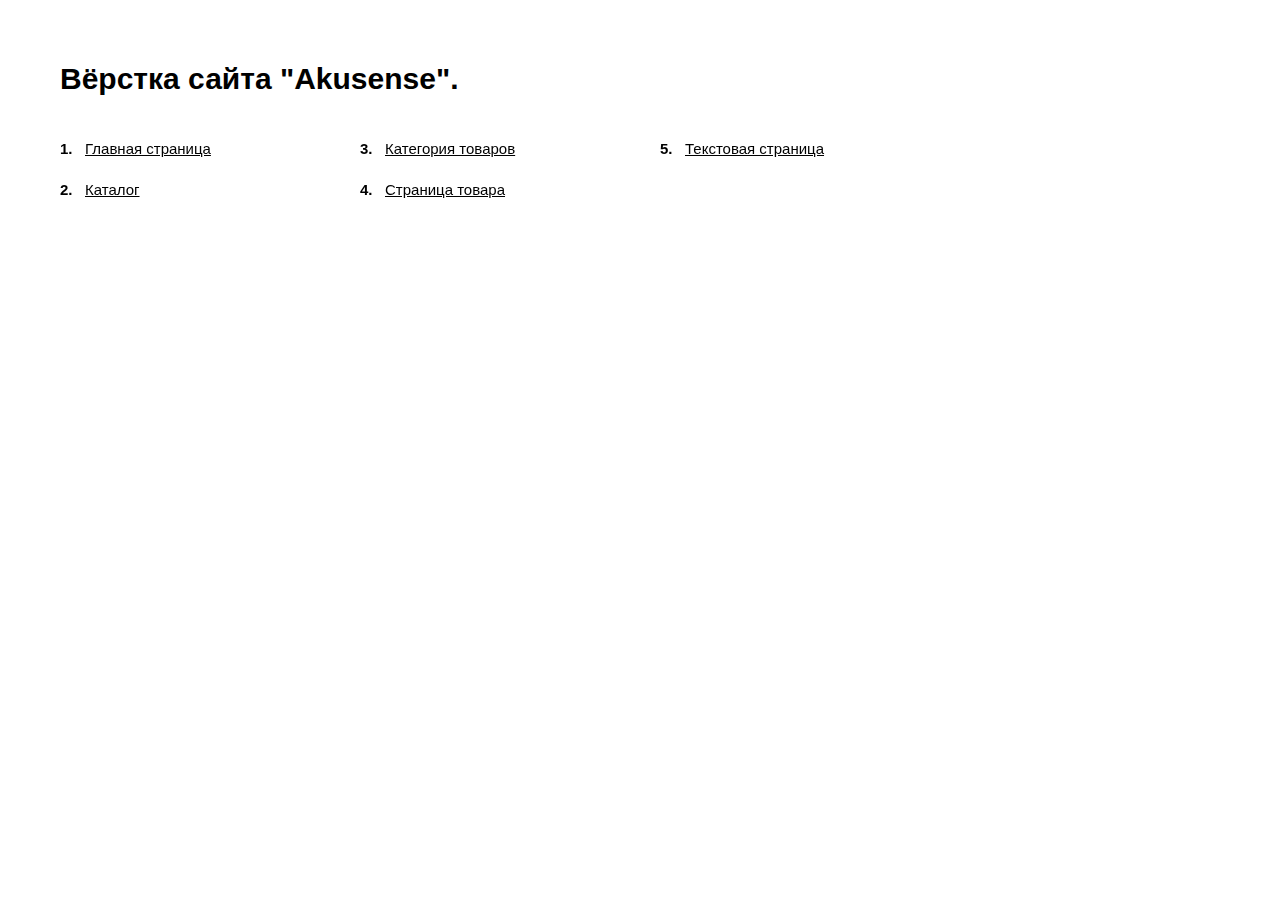
<file: demo_links.html>
<!DOCTYPE html>
<html lang="ru">
	<head>
		<meta http-equiv="Content-Type" content="text/html; charset=utf-8">

		<!-- Адаптирование страницы для мобильных устройств -->
		<meta name="viewport" content="width=device-width, initial-scale=1, maximum-scale=1">

		<!-- Запрет распознования номера телефона -->
		<meta name="format-detection" content="telephone=no">
		<meta name="SKYPE_TOOLBAR" content ="SKYPE_TOOLBAR_PARSER_COMPATIBLE">

		<style>
			*
			{
			    box-sizing: border-box;
			    margin: 0;
			    padding: 0;
			}

			*:before,
			*:after
			{
			    box-sizing: border-box;
			}


			.demo_links
			{
			    padding: 60px;
			}

			.demo_links .title
			{
			    font-family: Arial, 'Helvetica Neue', Helvetica, sans-serif;
			    font-size: 30px;
			    font-weight: 700;
			    line-height: 38px;

			    margin-bottom: 40px;
			}

			.demo_links ol
			{
			    font-family: Arial, 'Helvetica Neue', Helvetica, sans-serif;
			    font-size: 15px;
			    line-height: 21px;

			    counter-reset: li;

			    column-gap: 40px;
			    column-count: 4;
			}

			.demo_links ol li
			{
			    position: relative;

			    display: block;
			    overflow: hidden;

			    padding-left: 25px;

			    list-style-type: none;

			    transform: translateZ(0);

			    --webkit-column-break-inside: avoid;
			    page-break-inside: avoid;
			    break-inside: avoid;
			}

			.demo_links ol li + li
			{
			    margin-top: 20px;
			}

			.demo_links ol li:before
			{
			    color: var(--text_color);
			    font-weight: 700;

			    position: absolute;
			    top: 0;
			    left: 0;

			    content: counters(li, '.') '.';
			    counter-increment: li;
			}


			.demo_links li a
			{
			    color: #000;
			}

			.demo_links li a:hover
			{
			    text-decoration: none;
			}


			@media (max-width: 1279px)
			{
			    .demo_links ol
			    {
			        column-count: 3;
			    }
			}


			@media (max-width: 1023px)
			{
			    .demo_links
			    {
			        padding: 40px;
			    }

			    .demo_links .title
			    {
			        font-size: 28px;
			        line-height: 34px;

			        margin-bottom: 25px;
			    }

			    .demo_links ol
			    {
			        column-count: 2;
			    }
			}


			@media (max-width: 767px)
			{
			    .demo_links
			    {
			        padding: 30px;
			    }

			    .demo_links .title
			    {
			        font-size: 26px;
			        line-height: 32px;
			    }

			    .demo_links ol
			    {
			        column-gap: 40px;
			    }
			}


			@media (max-width: 479px)
			{
			    .demo_links
			    {
			        padding: 20px;
			    }

			    .demo_links .title
			    {
			        font-size: 22px;
			        line-height: 28px;

			        margin-bottom: 25px;
			    }

			    .demo_links ol
			    {
			        column-count: 1;
			    }

			    .demo_links ol li + li
			    {
			        margin-top: 15px;
			    }
			}

		</style>
	</head>

	<body>
		<div class="demo_links">
			<div class="title">Вёрстка сайта "Akusense".</div>

			<ol>
				<li><a href="./index.html" target="_blank">Главная страница</a></li>
				<li><a href="./catalog.html" target="_blank">Каталог</a></li>
				<li><a href="./category.html" target="_blank">Категория товаров</a></li>
				<li><a href="./product.html" target="_blank">Страница товара</a></li>
				<li><a href="./content.html" target="_blank">Текстовая страница</a></li>
			</ol>
		</div>
	</body>
</html>
</file>
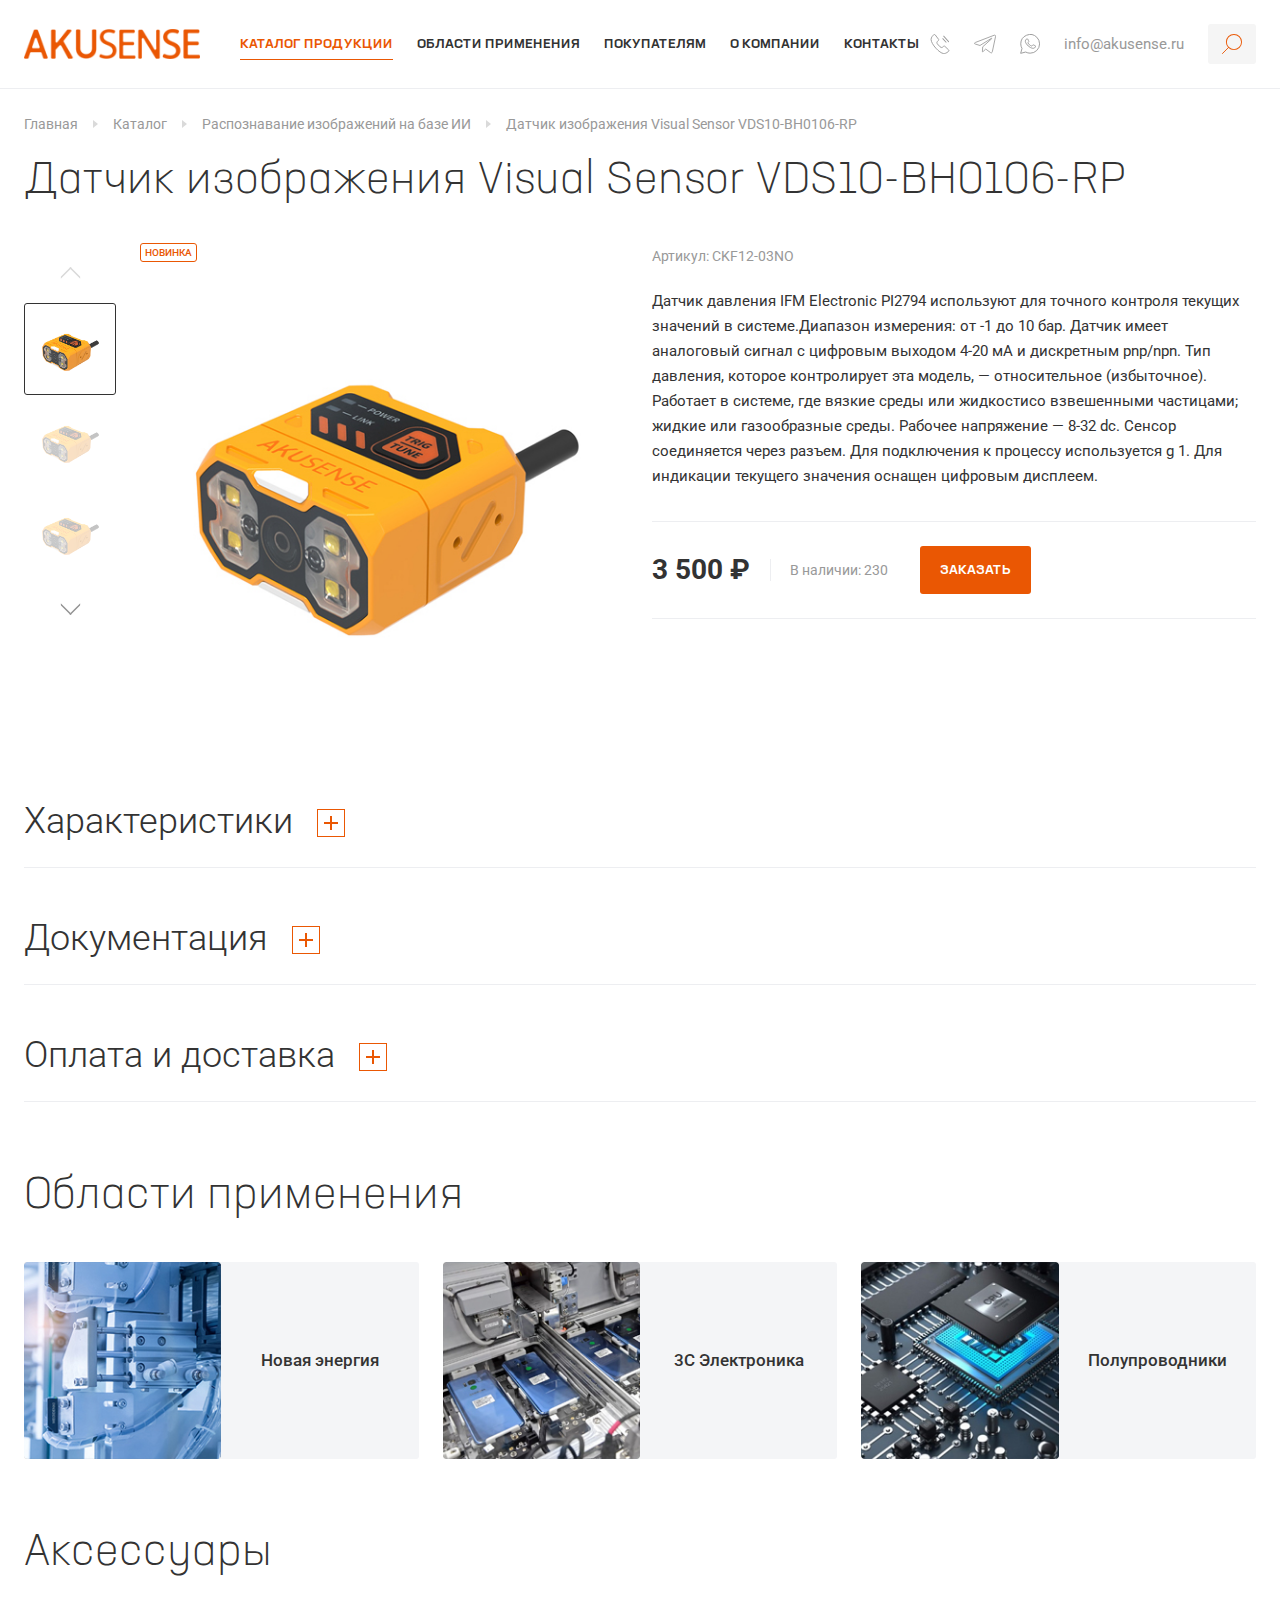
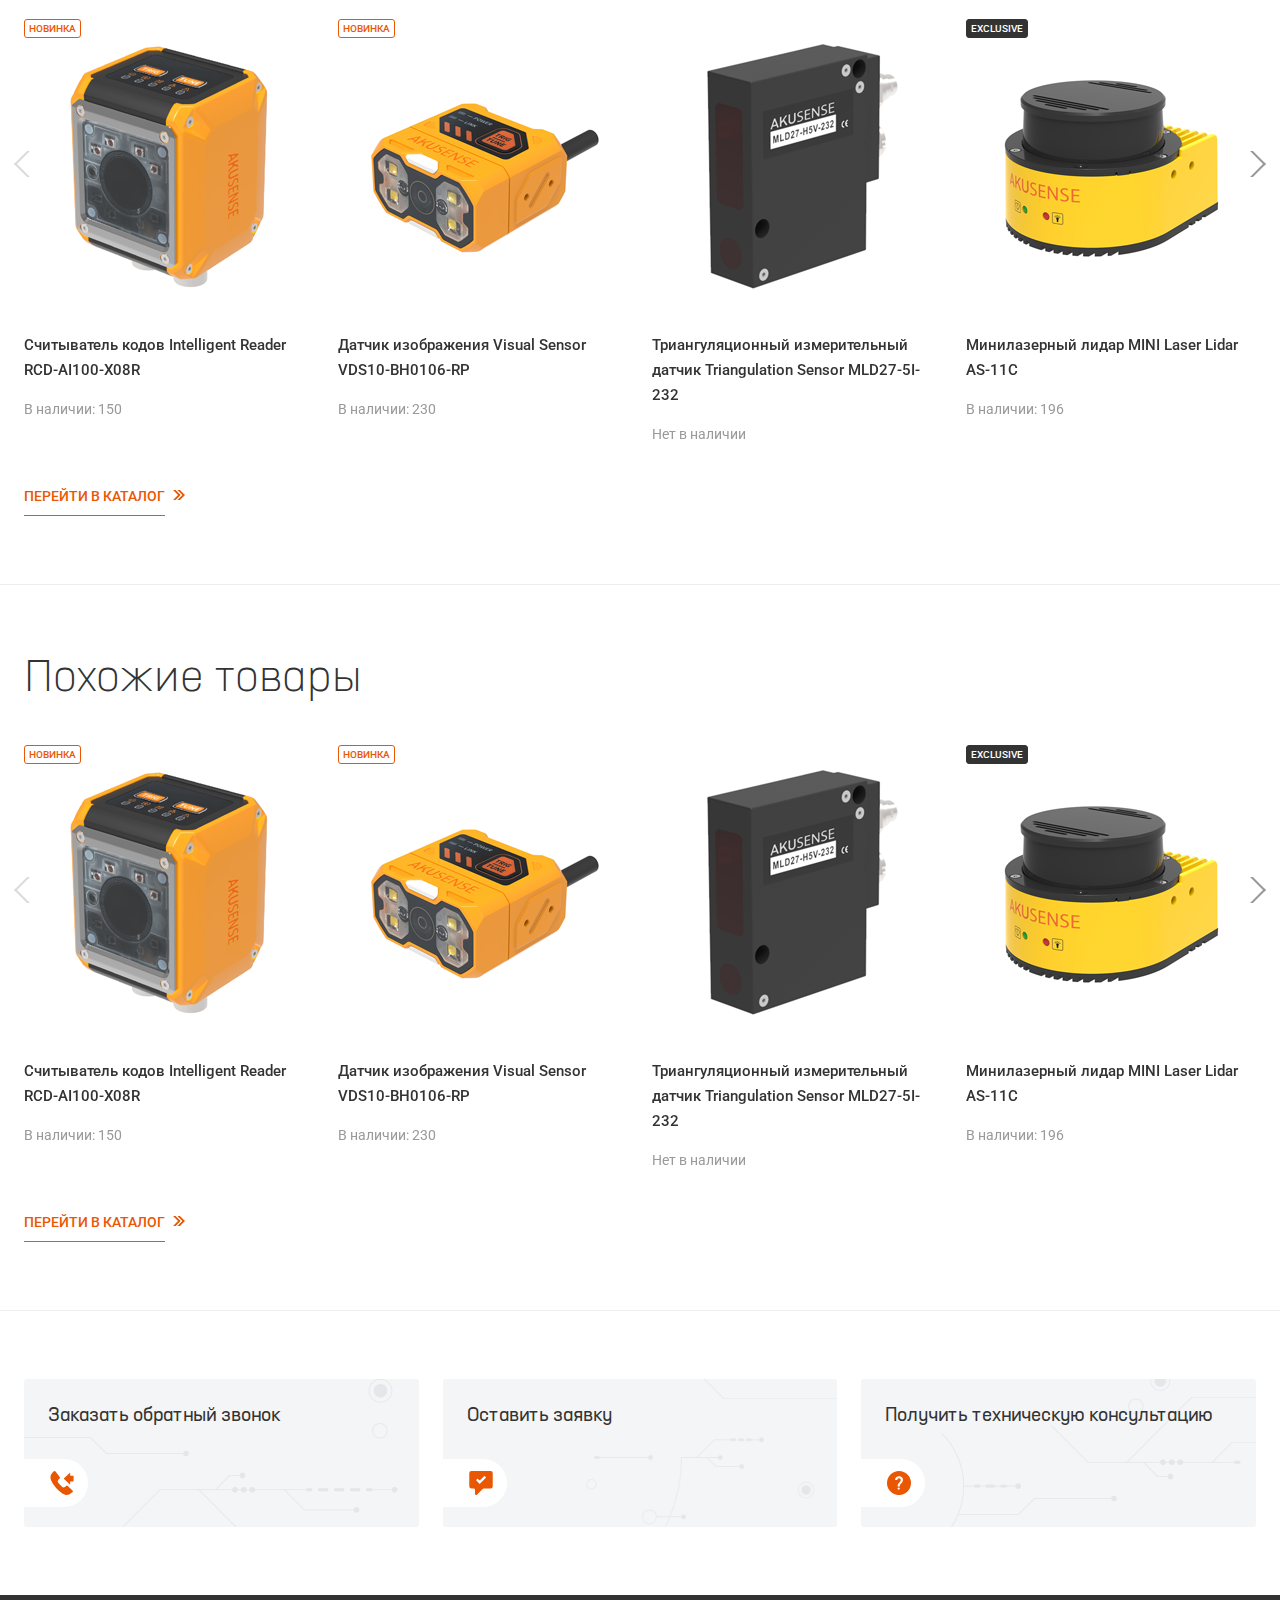
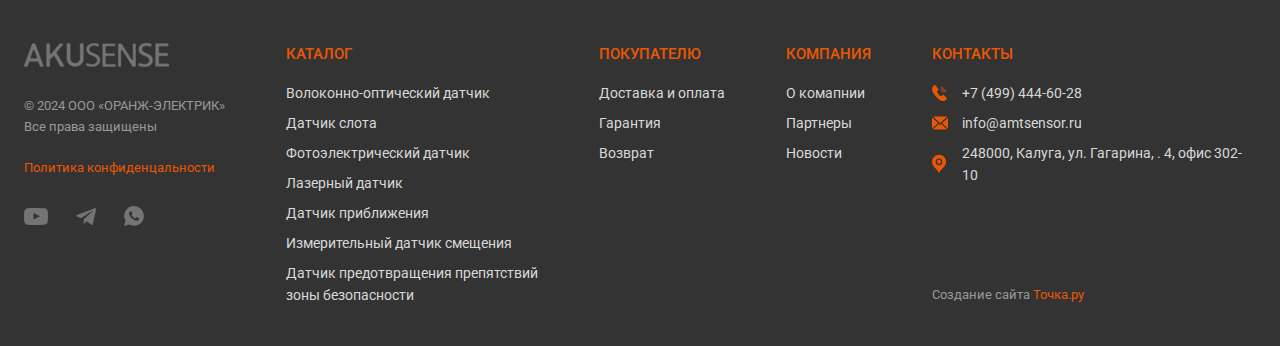
<file: product.html>
<!DOCTYPE html>
<html lang="ru">
	<head>
		<meta http-equiv="Content-Type" content="text/html; charset=utf-8">

		<!-- Adapting the page for mobile devices -->
		<meta name="viewport" content="width=device-width, initial-scale=1, maximum-scale=1">

		<!-- Prohibition of phone number recognition -->
		<meta name="format-detection" content="telephone=no">
		<meta name="SKYPE_TOOLBAR" content ="SKYPE_TOOLBAR_PARSER_COMPATIBLE">

		<!-- Page title -->
		<title>Заголовок страницы</title>

		<!-- Meta description -->
		<meta name="description" content="">

		<!-- Meta Keywords -->
		<meta name="keywords" content="">

		<!-- Site icon, size 32x32, transparency supported. Recommended format: .ico or .png -->
		<link rel="shortcut icon" href="favicon.png">

		<!-- Changing the color of the mobile browser panel -->
		<meta name="msapplication-TileColor" content="#ea5703">
		<meta name="theme-color" content="#ea5703">

		<!-- Connecting fonts from Google -->
		<link rel="preconnect" href="https://fonts.googleapis.com">
		<link rel="preconnect" href="https://fonts.gstatic.com" crossorigin>
		<link href="https://fonts.googleapis.com/css2?family=Roboto:ital,wght@0,100;0,300;0,400;0,500;0,700;0,900;1,100;1,300;1,400;1,500;1,700;1,900&display=swap" rel="stylesheet">

		<!-- Connecting style files -->
		<link rel="stylesheet" href="css/swiper-bundle.min.css" async>
		<link rel="stylesheet" href="css/swiper.css" async>
		<link rel="stylesheet" href="css/fancybox.css" async>
		<link rel="stylesheet" href="css/ion.rangeSlider.css" async>
		<link rel="stylesheet" href="css/styles.css" async>

		<link rel="stylesheet" href="css/response_1899.css" media="print, (max-width: 1899px)" async>
		<link rel="stylesheet" href="css/response_1439.css" media="print, (max-width: 1439px)" async>
		<link rel="stylesheet" href="css/response_1279.css" media="print, (max-width: 1279px)" async>
		<link rel="stylesheet" href="css/response_1023.css" media="print, (max-width: 1023px)" async>
		<link rel="stylesheet" href="css/response_767.css" media="print, (max-width: 767px)" async>
		<link rel="stylesheet" href="css/response_479.css" media="(max-width: 479px)" async>
	</head>

	<body>
		<div class="wrap">
			<div class="main">
				<header>
					<div class="cont row">
						<a href="/" class="logo">
							<img src="images/logo.png" alt="">
						</a>

						<nav class="menu row">
							<div class="menu_item">
								<a class="active">КАТАЛОГ ПРОДУКЦИИ</a>
							</div>

							<div class="menu_item">
								<a href="/">ОБЛАСТИ ПРИМЕНЕНИЯ</a>
							</div>

							<div class="menu_item">
								<a href="/">ПОКУПАТЕЛЯМ</a>
							</div>

							<div class="menu_item">
								<a href="/">О КОМПАНИИ</a>
							</div>

							<div class="menu_item">
								<a href="/">КОНТАКТЫ</a>
							</div>
						</nav>

						<div class="socials">
							<a href="/" target="_blank" rel="noopener nofollow">
								<svg class="icon ic_phone"><use xlink:href="images/sprite.svg#ic_phone"></use></svg>
							</a>

							<a href="/" target="_blank" rel="noopener nofollow">
								<svg class="icon ic_telegram"><use xlink:href="images/sprite.svg#ic_telegram"></use></svg>
							</a>

							<a href="/" target="_blank" rel="noopener nofollow">
								<svg class="icon ic_whatsapp"><use xlink:href="images/sprite.svg#ic_whatsapp"></use></svg>
							</a>

							<a href="info@akusense.ru" target="_blank" rel="noopener nofollow">info@akusense.ru</a>
						</div>

						<div class="search modal_cont">
							<button class="btn mini_modal_btn" data-modal-id="#search_modal">
								<svg class="icon"><use xlink:href="images/sprite.svg#ic_search"></use></svg>
							</button>

							<div class="mini_modal" id="search_modal">
								<form action="" class="form">
									<input type="text" name="" value="" class="input" placeholder="Поиск">

									<div class="icon">
										<svg><use xlink:href="images/sprite.svg#ic_search"></use></svg>
									</div>

									<button type="button" class="clear_btn">
										<svg><use xlink:href="images/sprite.svg#ic_close"></use></svg>
									</button>
								</form>
							</div>
						</div>

						<button class="mob_menu_btn">
							<span></span>
						</button>
					</div>
				</header>


				<section class="page_head">
					<div class="cont">
						<div class="breadcrumbs">
							<a href="/">Главная</a>

							<span class="sep"></span>

							<a href="/">Каталог</a>

							<span class="sep"></span>

							<a href="/">Распознавание изображений на базе ИИ</a>

							<span class="sep"></span>

							<span class="current">Датчик изображения Visual Sensor VDS10-BH0106-RP</span>
						</div>

						<h1 class="page_title">Датчик изображения Visual Sensor VDS10-BH0106-RP</h1>
					</div>
				</section>


				<section class="product_info block">
					<div class="cont row">
						<div class="images">
							<div class="thumbs">
								<div class="swiper">
									<div class="swiper-wrapper">
										<div class="swiper-slide">
											<div class="image">
												<img src="images/tmp/product_img.jpg" alt="" loading="lazy">
											</div>
										</div>

										<div class="swiper-slide">
											<div class="image">
												<img src="images/tmp/product_img.jpg" alt="" loading="lazy">
											</div>
										</div>

										<div class="swiper-slide">
											<div class="image">
												<img src="images/tmp/product_img.jpg" alt="" loading="lazy">
											</div>
										</div>

										<div class="swiper-slide">
											<div class="image">
												<img src="images/tmp/product_img.jpg" alt="" loading="lazy">
											</div>
										</div>

										<div class="swiper-slide">
											<div class="image">
												<img src="images/tmp/product_img.jpg" alt="" loading="lazy">
											</div>
										</div>
									</div>

									<button class="swiper-button-prev">
										<svg class="icon"><use xlink:href="images/sprite.svg#ic_arr_hor"></use></svg>
									</button>

									<button class="swiper-button-next">
										<svg class="icon"><use xlink:href="images/sprite.svg#ic_arr_hor"></use></svg>
									</button>
								</div>
							</div>

							<div class="big">
								<div class="stickers">
									<div><div class="sticker">НОВИНКА</div></div>
								</div>

								<div class="swiper">
									<div class="swiper-wrapper">
										<div class="swiper-slide">
											<a href="images/tmp/product_img.jpg" class="image fancy_img" data-fancybox="product">
												<img src="images/tmp/product_img.jpg" alt="" loading="lazy">
											</a>
										</div>

										<div class="swiper-slide">
											<a href="images/tmp/product_img.jpg" class="image fancy_img" data-fancybox="product">
												<img src="images/tmp/product_img.jpg" alt="" loading="lazy">
											</a>
										</div>

										<div class="swiper-slide">
											<a href="images/tmp/product_img.jpg" class="image fancy_img" data-fancybox="product">
												<img src="images/tmp/product_img.jpg" alt="" loading="lazy">
											</a>
										</div>

										<div class="swiper-slide">
											<a href="images/tmp/product_img.jpg" class="image fancy_img" data-fancybox="product">
												<img src="images/tmp/product_img.jpg" alt="" loading="lazy">
											</a>
										</div>

										<div class="swiper-slide">
											<a href="images/tmp/product_img.jpg" class="image fancy_img" data-fancybox="product">
												<img src="images/tmp/product_img.jpg" alt="" loading="lazy">
											</a>
										</div>
									</div>

									<div class="swiper-pagination"></div>
								</div>
							</div>
						</div>

						<div class="data">
							<div class="articul">Артикул: CKF12-03NO</div>

							<div class="desc text_block">
								<p>Датчик давления IFM Electronic PI2794 используют для точного контроля текущих значений в системе.Диапазон измерения: от -1 до 10 бар. Датчик имеет аналоговый сигнал с цифровым выходом 4-20 мА и дискретным pnp/npn. Тип давления, которое контролирует эта модель, — относительное (избыточное). Работает в системе, где вязкие среды или жидкостисо взвешенными частицами; жидкие или газообразные среды. Рабочее напряжение — 8-32 dc. Сенсор соединяется через разъем. Для подключения к процессу используется g 1. Для индикации текущего значения оснащен цифровым дисплеем.</p>
							</div>

							<div class="buy">
								<div class="price">3 500 ₽</div>

								<div class="status">В наличии: 230</div>

								<button class="buy_btn">ЗАКАЗАТЬ</button>
							</div>
						</div>
					</div>
				</section>


				<section class="product_data accordion block">
					<div class="cont">
						<div class="accordion_item">
							<div class="head">
								<div class="title">Характеристики</div>

								<div class="icon"></div>
							</div>

							<div class="data">
								<div class="product_features">
									<div class="col">
										<div>
											<div class="label">Принцип действия</div>

											<div class="val">Магнитострикционный</div>
										</div>

										<div>
											<div class="label">Интерфейс</div>

											<div class="val">Аналоговый по ток</div>
										</div>

										<div>
											<div class="label">Рабочее напряжение</div>

											<div class="val">24 В DC</div>
										</div>

										<div>
											<div class="label">Разъем</div>

											<div class="val">штекер, аксиальный M16x1 с 6 контактами</div>
										</div>

										<div>
											<div class="label">Материал корпуса</div>

											<div class="val">Нержавеющая сталь AISI 304</div>
										</div>

										<div>
											<div class="label">Температура окружающей среды</div>

											<div class="val">-40…+85°C</div>
										</div>

										<div>
											<div class="label">Степень защиты</div>

											<div class="val">IP 67</div>
										</div>

										<div>
											<div class="label">Разрешение</div>

											<div class="val">16 bit A/D</div>
										</div>

										<div>
											<div class="label">Конструкция</div>

											<div class="val">Стержневое</div>
										</div>
									</div>

									<div class="col">
										<div>
											<div class="label">Диапазон</div>

											<div class="val">50 мм</div>
										</div>

										<div>
											<div class="label">Серия</div>

											<div class="val">KH</div>
										</div>

										<div>
											<div class="label">Потребляемый ток, макс</div>

											<div class="val">50 мА</div>
										</div>

										<div>
											<div class="label">Гистерезис</div>

											<div class="val">±0.1 мм</div>
										</div>

										<div>
											<div class="label">Макс. Нелинейность</div>

											<div class="val">±60 мкм</div>
										</div>

										<div>
											<div class="label">Частота опроса</div>

											<div class="val">>1 мс</div>
										</div>

										<div>
											<div class="label">Повторяемость</div>

											<div class="val">1 мкм</div>
										</div>

										<div>
											<div class="label">Количество магнитов</div>

											<div class="val">4</div>
										</div>

										<div>
											<div class="label">Выходной ток</div>

											<div class="val">20…0 мА</div>
										</div>
									</div>
								</div>
							</div>
						</div>

						<div class="accordion_item">
							<div class="head">
								<div class="title">Документация</div>

								<div class="icon"></div>
							</div>

							<div class="data">
								<div class="files">
									<div class="section">
										<div class="title">Инструкции</div>

										<div class="row">
											<div><a href="/" class="file" download>
												<div class="icon">
													<img src="images/ic_pdf.svg" alt="" loading="lazy">
													<img src="images/ic_download.svg" alt="" loading="lazy">
												</div>

												<div>
													<div class="name">Инструкция по установке</div>

													<div class="info">3.5 MB, PDF</div>
												</div>
											</a></div>

											<div><a href="/" class="file" download>
												<div class="icon">
													<img src="images/ic_pdf.svg" alt="" loading="lazy">
													<img src="images/ic_download.svg" alt="" loading="lazy">
												</div>

												<div>
													<div class="name">Инструкция по сборке и запуску</div>

													<div class="info">9.4 MB, PDF</div>
												</div>
											</a></div>

											<div><a href="/" class="file" download>
												<div class="icon">
													<img src="images/ic_pdf.svg" alt="" loading="lazy">
													<img src="images/ic_download.svg" alt="" loading="lazy">
												</div>

												<div>
													<div class="name">Инструкция по эксплуатации в производстве</div>

													<div class="info">16.3 MB, PDF</div>
												</div>
											</a></div>

											<div><a href="/" class="file" download>
												<div class="icon">
													<img src="images/ic_pdf.svg" alt="" loading="lazy">
													<img src="images/ic_download.svg" alt="" loading="lazy">
												</div>

												<div>
													<div class="name">Инструкция по безопасности</div>

													<div class="info">24.8 MB, PDF</div>
												</div>
											</a></div>
										</div>
									</div>

									<div class="section">
										<div class="title">Сертификаты</div>

										<div class="row">
											<div><a href="/" class="file" download>
												<div class="icon">
													<img src="images/ic_pdf.svg" alt="" loading="lazy">
													<img src="images/ic_download.svg" alt="" loading="lazy">
												</div>

												<div>
													<div class="name">Сертификат соответствия стандарту ISO</div>

													<div class="info">693.4 KB, PDF</div>
												</div>
											</a></div>

											<div><a href="/" class="file" download>
												<div class="icon">
													<img src="images/ic_pdf.svg" alt="" loading="lazy">
													<img src="images/ic_download.svg" alt="" loading="lazy">
												</div>

												<div>
													<div class="name">Сертификат международного образца</div>

													<div class="info">506.9 KB, PDF</div>
												</div>
											</a></div>
										</div>
									</div>
								</div>
							</div>
						</div>


						<div class="accordion_item">
							<div class="head">
								<div class="title">Оплата и доставка</div>

								<div class="icon"></div>
							</div>

							<div class="data">
								<div class="text_block">

								</div>
							</div>
						</div>
					</div>
				</section>


				<section class="areas_of_use block">
					<div class="cont">
						<div class="block_head">
							<div class="title">Области применения</div>
						</div>

						<div class="row big">
							<a href="/" class="item">
								<div class="thumb">
									<img src="images/tmp/areas_of_use_thumb1.jpg" alt="" loading="lazy">

									<svg class="icon"><use xlink:href="images/sprite.svg#ic_arrs_hor_big"></use></svg>
								</div>

								<div class="name">Новая энергия</div>
							</a>

							<a href="/" class="item">
								<div class="thumb">
									<img src="images/tmp/areas_of_use_thumb2.jpg" alt="" loading="lazy">

									<svg class="icon"><use xlink:href="images/sprite.svg#ic_arrs_hor_big"></use></svg>
								</div>

								<div class="name">3С Электроника</div>
							</a>

							<a href="/" class="item">
								<div class="thumb">
									<img src="images/tmp/areas_of_use_thumb3.jpg" alt="" loading="lazy">

									<svg class="icon"><use xlink:href="images/sprite.svg#ic_arrs_hor_big"></use></svg>
								</div>

								<div class="name">Полупроводники</div>
							</a>
						</div>
					</div>
				</section>


				<section class="products block border">
					<div class="cont">
						<div class="block_head">
							<div class="title">Аксессуары</div>
						</div>

						<div class="swiper">
							<div class="swiper-wrapper">
								<div class="swiper-slide">
									<a href="/" class="product">
										<div class="stickers">
											<div><div class="sticker">НОВИНКА</div></div>
										</div>

										<div class="thumb">
											<img src="images/tmp/product_thumb1.png" alt="" loading="lazy">
										</div>

										<div class="name">Считыватель кодов Intelligent Reader RCD-AI100-X08R</div>

										<div class="status">В наличии: 150</div>
									</a>
								</div>

								<div class="swiper-slide">
									<a href="/" class="product">
										<div class="stickers">
											<div><div class="sticker">НОВИНКА</div></div>
										</div>

										<div class="thumb">
											<img src="images/tmp/product_thumb2.png" alt="" loading="lazy">
										</div>

										<div class="name">Датчик изображения Visual Sensor VDS10-BH0106-RP</div>

										<div class="status">В наличии: 230</div>
									</a>
								</div>

								<div class="swiper-slide">
									<a href="/" class="product">
										<div class="thumb">
											<img src="images/tmp/product_thumb3.png" alt="" loading="lazy">
										</div>

										<div class="name">Триангуляционный измерительный датчик Triangulation Sensor MLD27-5I-232</div>

										<div class="status">Нет в наличии</div>
									</a>
								</div>

								<div class="swiper-slide">
									<a href="/" class="product">
										<div class="stickers">
											<div><div class="sticker dark">EXCLUSIVE</div></div>
										</div>

										<div class="thumb">
											<img src="images/tmp/product_thumb4.png" alt="" loading="lazy">
										</div>

										<div class="name">Минилазерный лидар MINI Laser Lidar AS-11C</div>

										<div class="status">В наличии: 196</div>
									</a>
								</div>

								<div class="swiper-slide">
									<a href="/" class="product">
										<div class="stickers">
											<div><div class="sticker">НОВИНКА</div></div>
										</div>

										<div class="thumb">
											<img src="images/tmp/product_thumb1.png" alt="" loading="lazy">
										</div>

										<div class="name">Считыватель кодов Intelligent Reader RCD-AI100-X08R</div>

										<div class="status">В наличии: 150</div>
									</a>
								</div>

								<div class="swiper-slide">
									<a href="/" class="product">
										<div class="stickers">
											<div><div class="sticker">НОВИНКА</div></div>
										</div>

										<div class="thumb">
											<img src="images/tmp/product_thumb2.png" alt="" loading="lazy">
										</div>

										<div class="name">Датчик изображения Visual Sensor VDS10-BH0106-RP</div>

										<div class="status">В наличии: 230</div>
									</a>
								</div>

								<div class="swiper-slide">
									<a href="/" class="product">
										<div class="thumb">
											<img src="images/tmp/product_thumb3.png" alt="" loading="lazy">
										</div>

										<div class="name">Триангуляционный измерительный датчик Triangulation Sensor MLD27-5I-232</div>

										<div class="status">Нет в наличии</div>
									</a>
								</div>

								<div class="swiper-slide">
									<a href="/" class="product">
										<div class="stickers">
											<div><div class="sticker dark">EXCLUSIVE</div></div>
										</div>

										<div class="thumb">
											<img src="images/tmp/product_thumb4.png" alt="" loading="lazy">
										</div>

										<div class="name">Минилазерный лидар MINI Laser Lidar AS-11C</div>

										<div class="status">В наличии: 196</div>
									</a>
								</div>
							</div>

							<button class="swiper-button-prev">
								<svg class="icon"><use xlink:href="images/sprite.svg#ic_arr_hor"></use></svg>
							</button>

							<button class="swiper-button-next">
								<svg class="icon"><use xlink:href="images/sprite.svg#ic_arr_hor"></use></svg>
							</button>
						</div>

						<div class="all_link">
							<a href="/">
								<span>ПЕРЕЙТИ В КАТАЛОГ</span>
								<svg class="icon"><use xlink:href="images/sprite.svg#ic_arrs_hor"></use></svg>
							</a>
						</div>
					</div>
				</section>


				<section class="products block border">
					<div class="cont">
						<div class="block_head">
							<div class="title">Похожие товары</div>
						</div>

						<div class="swiper">
							<div class="swiper-wrapper">
								<div class="swiper-slide">
									<a href="/" class="product">
										<div class="stickers">
											<div><div class="sticker">НОВИНКА</div></div>
										</div>

										<div class="thumb">
											<img src="images/tmp/product_thumb1.png" alt="" loading="lazy">
										</div>

										<div class="name">Считыватель кодов Intelligent Reader RCD-AI100-X08R</div>

										<div class="status">В наличии: 150</div>
									</a>
								</div>

								<div class="swiper-slide">
									<a href="/" class="product">
										<div class="stickers">
											<div><div class="sticker">НОВИНКА</div></div>
										</div>

										<div class="thumb">
											<img src="images/tmp/product_thumb2.png" alt="" loading="lazy">
										</div>

										<div class="name">Датчик изображения Visual Sensor VDS10-BH0106-RP</div>

										<div class="status">В наличии: 230</div>
									</a>
								</div>

								<div class="swiper-slide">
									<a href="/" class="product">
										<div class="thumb">
											<img src="images/tmp/product_thumb3.png" alt="" loading="lazy">
										</div>

										<div class="name">Триангуляционный измерительный датчик Triangulation Sensor MLD27-5I-232</div>

										<div class="status">Нет в наличии</div>
									</a>
								</div>

								<div class="swiper-slide">
									<a href="/" class="product">
										<div class="stickers">
											<div><div class="sticker dark">EXCLUSIVE</div></div>
										</div>

										<div class="thumb">
											<img src="images/tmp/product_thumb4.png" alt="" loading="lazy">
										</div>

										<div class="name">Минилазерный лидар MINI Laser Lidar AS-11C</div>

										<div class="status">В наличии: 196</div>
									</a>
								</div>

								<div class="swiper-slide">
									<a href="/" class="product">
										<div class="stickers">
											<div><div class="sticker">НОВИНКА</div></div>
										</div>

										<div class="thumb">
											<img src="images/tmp/product_thumb1.png" alt="" loading="lazy">
										</div>

										<div class="name">Считыватель кодов Intelligent Reader RCD-AI100-X08R</div>

										<div class="status">В наличии: 150</div>
									</a>
								</div>

								<div class="swiper-slide">
									<a href="/" class="product">
										<div class="stickers">
											<div><div class="sticker">НОВИНКА</div></div>
										</div>

										<div class="thumb">
											<img src="images/tmp/product_thumb2.png" alt="" loading="lazy">
										</div>

										<div class="name">Датчик изображения Visual Sensor VDS10-BH0106-RP</div>

										<div class="status">В наличии: 230</div>
									</a>
								</div>

								<div class="swiper-slide">
									<a href="/" class="product">
										<div class="thumb">
											<img src="images/tmp/product_thumb3.png" alt="" loading="lazy">
										</div>

										<div class="name">Триангуляционный измерительный датчик Triangulation Sensor MLD27-5I-232</div>

										<div class="status">Нет в наличии</div>
									</a>
								</div>

								<div class="swiper-slide">
									<a href="/" class="product">
										<div class="stickers">
											<div><div class="sticker dark">EXCLUSIVE</div></div>
										</div>

										<div class="thumb">
											<img src="images/tmp/product_thumb4.png" alt="" loading="lazy">
										</div>

										<div class="name">Минилазерный лидар MINI Laser Lidar AS-11C</div>

										<div class="status">В наличии: 196</div>
									</a>
								</div>
							</div>

							<button class="swiper-button-prev">
								<svg class="icon"><use xlink:href="images/sprite.svg#ic_arr_hor"></use></svg>
							</button>

							<button class="swiper-button-next">
								<svg class="icon"><use xlink:href="images/sprite.svg#ic_arr_hor"></use></svg>
							</button>
						</div>

						<div class="all_link">
							<a href="/">
								<span>ПЕРЕЙТИ В КАТАЛОГ</span>
								<svg class="icon"><use xlink:href="images/sprite.svg#ic_arrs_hor"></use></svg>
							</a>
						</div>
					</div>
				</section>


				<section class="bottom_btns block">
					<div class="cont">
						<div class="row">
							<div><button class="btn callback_btn modal_btn" data-modal="callback_modal">
								<div>Заказать обратный звонок</div>

								<div class="icon ic_callback">
									<svg><use xlink:href="images/sprite.svg#ic_callback"></use></svg>
								</div>
							</button></div>

							<div><button class="btn order_btn modal_btn" data-modal="order_modal">
								<div>Оставить заявку</div>

								<div class="icon ic_order">
									<svg><use xlink:href="images/sprite.svg#ic_order"></use></svg>
								</div>
							</button></div>

							<div><button class="btn consult_btn modal_btn" data-modal="consult_modal">
								<div>Получить техническую консультацию</div>

								<div class="icon ic_consult">
									<svg><use xlink:href="images/sprite.svg#ic_consult"></use></svg>
								</div>
							</button></div>
						</div>
					</div>
				</section>
			</div>


			<footer>
				<div class="cont row">
					<div class="col">
						<div class="logo">
							<img src="images/logo_footer.png" alt="">
						</div>

						<div class="copyright">
							<div>&copy; 2024 ООО «ОРАНЖ-ЭЛЕКТРИК»</div>
							<div>Все права защищены</div>
						</div>

						<div class="privacy_policy">
							<a href="/">Политика конфиденцальности</a>
						</div>

						<div class="socials">
							<a href="/" target="_blank" rel="noopener nofollow">
								<svg class="icon ic_youtube"><use xlink:href="images/sprite.svg#ic_youtube"></use></svg>
							</a>

							<a href="/" target="_blank" rel="noopener nofollow">
								<svg class="icon ic_telegram"><use xlink:href="images/sprite.svg#ic_telegram2"></use></svg>
							</a>

							<a href="/" target="_blank" rel="noopener nofollow">
								<svg class="icon ic_whatsapp"><use xlink:href="images/sprite.svg#ic_whatsapp2"></use></svg>
							</a>
						</div>
					</div>

					<div class="links">
						<div class="title">КАТАЛОГ</div>

						<div class="items">
							<div><a href="/">Волоконно-оптический датчик</a></div>

							<div><a href="/">Датчик слота</a></div>

							<div><a href="/">Фотоэлектрический датчик</a></div>

							<div><a href="/">Лазерный датчик</a></div>

							<div><a href="/">Датчик приближения</a></div>

							<div><a href="/">Измерительный датчик смещения</a></div>

							<div><a href="/">Датчик предотвращения препятствий<br> зоны безопасности</a></div>
						</div>
					</div>

					<div class="links">
						<div class="title">ПОКУПАТЕЛЮ</div>

						<div class="items">
							<div><a href="/">Доставка и оплата</a></div>

							<div><a href="/">Гарантия</a></div>

							<div><a href="/">Возврат</a></div>
						</div>
					</div>

					<div class="links">
						<div class="title">КОМПАНИЯ</div>

						<div class="items">
							<div><a href="/">О комапнии</a></div>

							<div><a href="/">Партнеры</a></div>

							<div><a href="/">Новости</a></div>
						</div>
					</div>

					<div class="contacts">
						<div class="title">КОНТАКТЫ</div>

						<div class="phone">
							<div class="icon">
								<svg><use xlink:href="images/sprite.svg#ic_phone2"></use></svg>
							</div>

							<div>
								<a href="tel:+74994446028">+7 (499) 444-60-28</a>
							</div>
						</div>

						<div class="email">
							<div class="icon">
								<svg><use xlink:href="images/sprite.svg#ic_email2"></use></svg>
							</div>

							<div>
								<a href="mailto:info@amtsensor.ru">info@amtsensor.ru</a>
							</div>
						</div>

						<div class="location">
							<div class="icon">
								<svg><use xlink:href="images/sprite.svg#ic_location"></use></svg>
							</div>

							<div>248000, Калуга, ул. Гагарина, . 4, офис 302-10</div>
						</div>

						<div class="creator">
							<a href="/" target="_blank" rel="noopener">Создание сайта <span>Точка.ру</span></a>
						</div>
					</div>
				</div>
			</footer>


			<div class="overlay"></div>
		</div>


		<section class="modal" id="callback_modal">
			<div class="modal_title">Обратный звонок</div>

			<form action="" class="form">
				<div class="line">
					<div class="field">
						<input type="text" name="" value="" class="input" placeholder="Ваше имя">
					</div>
				</div>

				<div class="line">
					<div class="field">
						<input type="text" name="" value="" class="input" placeholder="Телефон или e-mail">
					</div>
				</div>

				<div class="line">
					<div class="field">
						<textarea name="" placeholder="Сообщение"></textarea>
					</div>
				</div>

				<div class="line agree">
					<label class="checkbox">
						<input type="checkbox" name="agree" checked>

						<div class="check">
							<svg><use xlink:href="images/sprite.svg#ic_check"></use></svg>
						</div>

						<div>Я даю согласие на обработку <a href="/" target="_blank">персональных данных</a>.</div>
					</label>
				</div>

				<div class="submit">
					<button type="submit" class="submit_btn">ОТПРАВИТЬ</button>
				</div>
			</form>
		</section>


		<section class="modal" id="order_modal">
			<div class="modal_title">Заявка</div>

			<form action="" class="form">
				<div class="line">
					<div class="field">
						<input type="text" name="" value="" class="input" placeholder="Ваше имя">
					</div>
				</div>

				<div class="line">
					<div class="field">
						<input type="text" name="" value="" class="input" placeholder="Телефон или e-mail">
					</div>
				</div>

				<div class="line">
					<div class="field">
						<textarea name="" placeholder="Сообщение"></textarea>
					</div>
				</div>

				<div class="line agree">
					<label class="checkbox">
						<input type="checkbox" name="agree" checked>

						<div class="check">
							<svg><use xlink:href="images/sprite.svg#ic_check"></use></svg>
						</div>

						<div>Я даю согласие на обработку <a href="/" target="_blank">персональных данных</a>.</div>
					</label>
				</div>

				<div class="submit">
					<button type="submit" class="submit_btn">ОТПРАВИТЬ</button>
				</div>
			</form>
		</section>


		<section class="modal" id="consult_modal">
			<div class="modal_title">Получить консультацию</div>

			<form action="" class="form">
				<div class="line">
					<div class="field">
						<input type="text" name="" value="" class="input" placeholder="Ваше имя">
					</div>
				</div>

				<div class="line">
					<div class="field">
						<input type="text" name="" value="" class="input" placeholder="Телефон или e-mail">
					</div>
				</div>

				<div class="line">
					<div class="field">
						<textarea name="" placeholder="Сообщение"></textarea>
					</div>
				</div>

				<div class="line agree">
					<label class="checkbox">
						<input type="checkbox" name="agree" checked>

						<div class="check">
							<svg><use xlink:href="images/sprite.svg#ic_check"></use></svg>
						</div>

						<div>Я даю согласие на обработку <a href="/" target="_blank">персональных данных</a>.</div>
					</label>
				</div>

				<div class="submit">
					<button type="submit" class="submit_btn">ОТПРАВИТЬ</button>
				</div>
			</form>
		</section>


		<!-- Connecting javascript files -->
		<script src="js/jquery-3.6.3.min.js"></script>
		<script src="js/functions.js"></script>
		<script src="js/swiper-bundle.min.js"></script>
		<script src="js/fancybox.js"></script>
		<script src="js/nice-select2.js"></script>
		<script src="js/imask.js"></script>
		<script src="js/ion.rangeSlider.min.js"></script>
		<script src="js/scripts.js"></script>
	</body>
</html>
</file>
<file: css/ion.rangeSlider.css>
/**
Ion.RangeSlider, 2.3.1
© Denis Ineshin, 2010 - 2019, IonDen.com
Build date: 2019-12-19 16:51:02
*/
.irs
{
    position: relative;

    display: block;

    margin-top: 20px;
    margin-bottom: 10px;

    -webkit-user-select: none;
       -moz-user-select: none;
        -ms-user-select: none;
            user-select: none;

    -webkit-touch-callout: none;
     -khtml-user-select: none;
}

.irs .irs
{
    margin: 0;
}

.irs-line
{
    position: relative;

    display: block;
    overflow: hidden;

    outline: none !important;
}
.irs-bar
{
    position: absolute;
    left: 0;

    display: block;

    width: 0;
}
.irs-shadow
{
    position: absolute;
    left: 0;

    display: none;

    width: 0;
}
.irs-handle
{
    position: absolute;
    z-index: 1;

    display: block;

    box-sizing: border-box;

    cursor: default;
}
.irs-handle.type_last
{
    z-index: 2;
}
.irs-min,
.irs-max
{
    position: absolute;

    display: block;

    cursor: default;
}
.irs-min
{
    left: 0;
}
.irs-max
{
    right: 0;
}
.irs-from,
.irs-to,
.irs-single
{
    position: absolute;
    top: 0;
    left: 0;

    display: block;

    cursor: default;
    white-space: nowrap;
}
.irs-grid
{
    position: absolute;
    bottom: 0;
    left: 0;

    display: none;

    width: 100%;
    height: 20px;
}
.irs-with-grid .irs-grid
{
    display: block;
}
.irs-grid-pol
{
    position: absolute;
    top: 0;
    left: 0;

    width: 1px;
    height: 8px;

    background: #000;
}
.irs-grid-pol.small
{
    height: 4px;
}
.irs-grid-text
{
    font-size: 9px;
    line-height: 9px;

    position: absolute;
    bottom: 0;
    left: 0;

    padding: 0 3px;

    text-align: center;
    white-space: nowrap;

    color: #000;
}
.irs-disable-mask
{
    position: absolute;
    z-index: 2;
    top: 0;
    left: -1%;

    display: block;

    width: 102%;
    height: 100%;

    cursor: default;

    background: rgba(0, 0, 0, 0);
}
.lt-ie9 .irs-disable-mask
{
    cursor: not-allowed;

    background: #000;

    filter: alpha(opacity=0);
}
.irs-disabled
{
    opacity: .4;
}
.irs-hidden-input
{
    font-size: 0 !important;
    line-height: 0 !important;

    position: absolute !important;
    z-index: -9999 !important;
    top: 0 !important;
    left: 0 !important;

    display: block !important;
    overflow: hidden;

    width: 0 !important;
    height: 0 !important;
    margin: 0 !important;
    padding: 0 !important;

    border-style: solid !important;
    border-color: transparent !important;
    outline: none !important;
    background: none !important;
}
.irs--flat
{
    height: 2px;
}
.irs--flat.irs-with-grid
{
    height: 60px;
}
.irs--flat .irs-line
{
    top: 0;

    height: 1px;

    border-radius: 0;
    background-color: #dedfe3;
}
.irs--flat .irs-bar
{
    top: -1px;

    height: 3px;

    background-color: #ea5703;
}

.irs--flat .irs-shadow
{
    bottom: 16px;

    height: 1px;

    background-color: #e1e4e9;
}

.irs--flat .irs-handle
{
    top: -7px;

    width: 8px;
    height: 15px;

    cursor: pointer;

    border-top: 7px solid transparent;
    border-bottom: 8px solid transparent;
    border-radius: 0;
    background: none;
}

.irs--flat .irs-handle.from
{
    border-left: 8px solid #333;
}

.irs--flat .irs-handle.to
{
    border-right: 8px solid #333;
}

.irs--flat .irs-handle:before
{
    position: absolute;
    top: 50%;
    left: 50%;

    display: block;

    width: calc(100% + 20px);
    height: calc(100% + 20px);

    content: '';
    transform: translate(-50%, -50%);
}


.irs--flat .irs-handle > *
{
    display: none;
}


.irs--flat .irs-min,
.irs--flat .irs-max
{
    font-size: 10px;
    line-height: 1.333;

    top: 0;

    display: none !important;

    padding: 1px 3px;

    color: #999;
    border-radius: 4px;
    background-color: #e1e4e9;
    text-shadow: none;
}
.irs--flat .irs-from,
.irs--flat .irs-to,
.irs--flat .irs-single
{
    font-size: 10px;
    line-height: 1.333;

    display: none !important;

    padding: 1px 5px;

    color: white;
    border-radius: 4px;
    background-color: #ed5565;
    text-shadow: none;
}
.irs--flat .irs-from:before,
.irs--flat .irs-to:before,
.irs--flat .irs-single:before
{
    position: absolute;
    bottom: -6px;
    left: 50%;

    display: block;
    overflow: hidden;

    width: 0;
    height: 0;
    margin-left: -3px;

    content: '';

    border: 3px solid transparent;
    border-top-color: #ed5565;
}
.irs--flat .irs-grid-pol
{
    background-color: #e1e4e9;
}
.irs--flat .irs-grid-text
{
    color: #999;
}
.irs--big
{
    height: 55px;
}
.irs--big.irs-with-grid
{
    height: 70px;
}
.irs--big .irs-line
{
    top: 33px;

    height: 12px;

    border: 1px solid #ccc;
    border-radius: 12px;
    background: linear-gradient(to bottom, #ddd -50%, white 150%);
    background-color: white;
}
.irs--big .irs-bar
{
    top: 33px;

    height: 12px;

    border: 1px solid #428bca;
    background: linear-gradient(to bottom, #fff 0%, #428bca 30%, #b9d4ec 100%);
    background-color: #92bce0;
    box-shadow: inset 0 0 1px 1px rgba(255, 255, 255, .5);
}
.irs--big .irs-bar--single
{
    border-radius: 12px 0 0 12px;
}
.irs--big .irs-shadow
{
    bottom: 16px;

    height: 1px;

    background-color: rgba(66, 139, 202, .5);
}
.irs--big .irs-handle
{
    top: 25px;

    width: 30px;
    height: 30px;

    border: 1px solid rgba(0, 0, 0, .3);
    border-radius: 30px;
    background: linear-gradient(to bottom, white 0%, #b4b9be 30%, white 100%);
    background-color: #cbcfd5;
    box-shadow: 1px 1px 2px rgba(0, 0, 0, .2), inset 0 0 3px 1px white;
}
.irs--big .irs-handle.state_hover,
.irs--big .irs-handle:hover
{
    border-color: rgba(0, 0, 0, .45);
    background: linear-gradient(to bottom, white 0%, #919ba5 30%, white 100%);
    background-color: #939ba7;
}
.irs--big .irs-min,
.irs--big .irs-max
{
    top: 0;

    padding: 1px 5px;

    color: white;
    border-radius: 3px;
    background-color: #9f9f9f;
    text-shadow: none;
}
.irs--big .irs-from,
.irs--big .irs-to,
.irs--big .irs-single
{
    padding: 1px 5px;

    color: white;
    border-radius: 3px;
    background: linear-gradient(to bottom, #428bca 0%, #3071a9 100%);
    background-color: #428bca;
    text-shadow: none;
}
.irs--big .irs-grid-pol
{
    background-color: #428bca;
}
.irs--big .irs-grid-text
{
    color: #428bca;
}
.irs--modern
{
    height: 55px;
}
.irs--modern.irs-with-grid
{
    height: 55px;
}
.irs--modern .irs-line
{
    top: 25px;

    height: 5px;

    border: 1px solid #a3adc1;
    border-bottom-width: 0;
    border-radius: 5px;
    background: linear-gradient(to bottom, #e0e4ea 0%, #d1d6e0 100%);
    background-color: #d1d6e0;
}
.irs--modern .irs-bar
{
    top: 25px;

    height: 5px;

    background: #20b426;
    background: linear-gradient(to bottom, #20b426 0%, #18891d 100%);
}
.irs--modern .irs-bar--single
{
    border-radius: 5px 0 0 5px;
}
.irs--modern .irs-shadow
{
    bottom: 21px;

    height: 1px;

    background-color: rgba(209, 214, 224, .5);
}
.irs--modern .irs-handle
{
    top: 37px;

    width: 12px;
    height: 13px;

    border: 1px solid #a3adc1;
    border-top-width: 0;
    border-radius: 0 0 3px 3px;
    box-shadow: 1px 1px 1px rgba(0, 0, 0, .1);
}
.irs--modern .irs-handle > i:nth-child(1)
{
    position: absolute;
    top: -4px;
    left: 1px;

    display: block;

    width: 6px;
    height: 6px;

    transform: rotate(45deg);

    border: 1px solid #a3adc1;
    background: white;
}
.irs--modern .irs-handle > i:nth-child(2)
{
    position: absolute;
    top: 0;
    left: 0;

    display: block;

    box-sizing: border-box;
    width: 10px;
    height: 12px;

    border-radius: 0 0 3px 3px;
    background: #e9e6e6;
    background: linear-gradient(to bottom, white 0%, #e9e6e6 100%);
}
.irs--modern .irs-handle > i:nth-child(3)
{
    position: absolute;
    top: 3px;
    left: 3px;

    display: block;

    box-sizing: border-box;
    width: 4px;
    height: 5px;

    border-right: 1px solid #a3adc1;
    border-left: 1px solid #a3adc1;
}
.irs--modern .irs-handle.state_hover,
.irs--modern .irs-handle:hover
{
    border-color: #7685a2;
    background: #c3c7cd;
    background: linear-gradient(to bottom, #fff 0%, #919ba5 30%, #fff 100%);
}
.irs--modern .irs-handle.state_hover > i:nth-child(1),
.irs--modern .irs-handle:hover > i:nth-child(1)
{
    border-color: #7685a2;
}
.irs--modern .irs-handle.state_hover > i:nth-child(3),
.irs--modern .irs-handle:hover > i:nth-child(3)
{
    border-color: #48536a;
}
.irs--modern .irs-min,
.irs--modern .irs-max
{
    font-size: 10px;
    line-height: 1.333;

    top: 0;

    padding: 1px 5px;

    color: white;
    border-radius: 5px;
    background-color: #d1d6e0;
    text-shadow: none;
}
.irs--modern .irs-from,
.irs--modern .irs-to,
.irs--modern .irs-single
{
    font-size: 10px;
    line-height: 1.333;

    padding: 1px 5px;

    color: white;
    border-radius: 5px;
    background-color: #20b426;
    text-shadow: none;
}
.irs--modern .irs-from:before,
.irs--modern .irs-to:before,
.irs--modern .irs-single:before
{
    position: absolute;
    bottom: -6px;
    left: 50%;

    display: block;
    overflow: hidden;

    width: 0;
    height: 0;
    margin-left: -3px;

    content: '';

    border: 3px solid transparent;
    border-top-color: #20b426;
}
.irs--modern .irs-grid
{
    height: 25px;
}
.irs--modern .irs-grid-pol
{
    background-color: #dedede;
}
.irs--modern .irs-grid-text
{
    font-size: 13px;

    color: silver;
}
.irs--sharp
{
    font-size: 12px;
    line-height: 1;

    height: 50px;
}
.irs--sharp.irs-with-grid
{
    height: 57px;
}
.irs--sharp .irs-line
{
    top: 30px;

    height: 2px;

    border-radius: 2px;
    background-color: black;
}
.irs--sharp .irs-bar
{
    top: 30px;

    height: 2px;

    background-color: #ee22fa;
}
.irs--sharp .irs-bar--single
{
    border-radius: 2px 0 0 2px;
}
.irs--sharp .irs-shadow
{
    bottom: 21px;

    height: 1px;

    background-color: rgba(0, 0, 0, .5);
}
.irs--sharp .irs-handle
{
    top: 25px;

    width: 10px;
    height: 10px;

    background-color: #a804b2;
}
.irs--sharp .irs-handle > i:first-child
{
    position: absolute;
    top: 100%;
    left: 0;

    display: block;

    width: 0;
    height: 0;

    border: 5px solid transparent;
    border-top-color: #a804b2;
}
.irs--sharp .irs-handle.state_hover,
.irs--sharp .irs-handle:hover
{
    background-color: black;
}
.irs--sharp .irs-handle.state_hover > i:first-child,
.irs--sharp .irs-handle:hover > i:first-child
{
    border-top-color: black;
}
.irs--sharp .irs-min,
.irs--sharp .irs-max
{
    font-size: 14px;
    line-height: 1;

    top: 0;

    padding: 3px 4px;

    opacity: .4;
    color: white;
    border-radius: 2px;
    background-color: #a804b2;
}
.irs--sharp .irs-from,
.irs--sharp .irs-to,
.irs--sharp .irs-single
{
    font-size: 14px;
    line-height: 1;

    padding: 3px 4px;

    color: white;
    border-radius: 2px;
    background-color: #a804b2;
    text-shadow: none;
}
.irs--sharp .irs-from:before,
.irs--sharp .irs-to:before,
.irs--sharp .irs-single:before
{
    position: absolute;
    bottom: -6px;
    left: 50%;

    display: block;
    overflow: hidden;

    width: 0;
    height: 0;
    margin-left: -3px;

    content: '';

    border: 3px solid transparent;
    border-top-color: #a804b2;
}
.irs--sharp .irs-grid
{
    height: 25px;
}
.irs--sharp .irs-grid-pol
{
    background-color: #dedede;
}
.irs--sharp .irs-grid-text
{
    font-size: 13px;

    color: silver;
}
.irs--round
{
    height: 50px;
}
.irs--round.irs-with-grid
{
    height: 65px;
}
.irs--round .irs-line
{
    top: 36px;

    height: 4px;

    border-radius: 4px;
    background-color: #dee4ec;
}
.irs--round .irs-bar
{
    top: 36px;

    height: 4px;

    background-color: #006cfa;
}
.irs--round .irs-bar--single
{
    border-radius: 4px 0 0 4px;
}
.irs--round .irs-shadow
{
    bottom: 21px;

    height: 4px;

    background-color: rgba(222, 228, 236, .5);
}
.irs--round .irs-handle
{
    top: 26px;

    width: 24px;
    height: 24px;

    border: 4px solid #006cfa;
    border-radius: 24px;
    background-color: white;
    box-shadow: 0 1px 3px rgba(0, 0, 255, .3);
}
.irs--round .irs-handle.state_hover,
.irs--round .irs-handle:hover
{
    background-color: #f0f6ff;
}
.irs--round .irs-min,
.irs--round .irs-max
{
    font-size: 14px;
    line-height: 1;

    top: 0;

    padding: 3px 5px;

    color: #333;
    border-radius: 4px;
    background-color: rgba(0, 0, 0, .1);
}
.irs--round .irs-from,
.irs--round .irs-to,
.irs--round .irs-single
{
    font-size: 14px;
    line-height: 1;

    padding: 3px 5px;

    color: white;
    border-radius: 4px;
    background-color: #006cfa;
    text-shadow: none;
}
.irs--round .irs-from:before,
.irs--round .irs-to:before,
.irs--round .irs-single:before
{
    position: absolute;
    bottom: -6px;
    left: 50%;

    display: block;
    overflow: hidden;

    width: 0;
    height: 0;
    margin-left: -3px;

    content: '';

    border: 3px solid transparent;
    border-top-color: #006cfa;
}
.irs--round .irs-grid
{
    height: 25px;
}
.irs--round .irs-grid-pol
{
    background-color: #dedede;
}
.irs--round .irs-grid-text
{
    font-size: 13px;

    color: silver;
}
.irs--square
{
    height: 50px;
}
.irs--square.irs-with-grid
{
    height: 60px;
}
.irs--square .irs-line
{
    top: 31px;

    height: 4px;

    background-color: #dedede;
}
.irs--square .irs-bar
{
    top: 31px;

    height: 4px;

    background-color: black;
}
.irs--square .irs-shadow
{
    bottom: 21px;

    height: 2px;

    background-color: #dedede;
}
.irs--square .irs-handle
{
    top: 25px;

    width: 16px;
    height: 16px;

    -webkit-transform: rotate(45deg);
        -ms-transform: rotate(45deg);
            transform: rotate(45deg);

    border: 3px solid black;
    background-color: white;
}
.irs--square .irs-handle.state_hover,
.irs--square .irs-handle:hover
{
    background-color: #f0f6ff;
}
.irs--square .irs-min,
.irs--square .irs-max
{
    font-size: 14px;
    line-height: 1;

    top: 0;

    padding: 3px 5px;

    color: #333;
    background-color: rgba(0, 0, 0, .1);
}
.irs--square .irs-from,
.irs--square .irs-to,
.irs--square .irs-single
{
    font-size: 14px;
    line-height: 1;

    padding: 3px 5px;

    color: white;
    background-color: black;
    text-shadow: none;
}
.irs--square .irs-grid
{
    height: 25px;
}
.irs--square .irs-grid-pol
{
    background-color: #dedede;
}
.irs--square .irs-grid-text
{
    font-size: 11px;

    color: silver;
}
</file>
<file: css/styles.css>
/*-----------
    Fonts
-----------*/
@font-face
{
    font-family: 'NeusaNextPro';
    font-weight: 300;
    font-style: normal;

    font-display: swap;
    src: url('../fonts/NeusaNextPro-Light.woff2') format('woff2'),
    url('../fonts/NeusaNextPro-Light.woff') format('woff'),
    url('../fonts/NeusaNextPro-Light.ttf') format('truetype');
}

@font-face
{
    font-family: 'NeusaNextPro';
    font-weight: normal;
    font-style: normal;

    font-display: swap;
    src: url('../fonts/NeusaNextPro-Regular.woff2') format('woff2'),
    url('../fonts/NeusaNextPro-Regular.woff') format('woff'),
    url('../fonts/NeusaNextPro-Regular.ttf') format('truetype');
}

@font-face
{
    font-family: 'NeusaNextPro';
    font-weight: 500;
    font-style: normal;

    font-display: swap;
    src: url('../fonts/NeusaNextPro-Medium.woff2') format('woff2'),
    url('../fonts/NeusaNextPro-Medium.woff') format('woff'),
    url('../fonts/NeusaNextPro-Medium.ttf') format('truetype');
}



/*------------------
    Reset styles
------------------*/
*
{
    box-sizing: border-box;
    margin: 0;
    padding: 0;

    scroll-margin-top: 24px;
}

*:before,
*:after
{
    box-sizing: border-box;
}

html
{
    -webkit-font-smoothing: antialiased;
    -moz-osx-font-smoothing: grayscale;
        -ms-text-size-adjust: 100%;
    -webkit-text-size-adjust: 100%;
}

body
{
    margin: 0;

    overscroll-behavior: none;
    -webkit-tap-highlight-color: transparent;
    -webkit-overflow-scrolling: touch;
    text-rendering: optimizeLegibility;
    text-decoration-skip: objects;
}

img
{
    border-style: none;
}

textarea
{
    overflow: auto;
}

input,
textarea,
input:active,
textarea:active,
button
{
    margin: 0;

    -webkit-border-radius: 0;
            border-radius: 0;
         outline: none transparent !important;
    box-shadow: none;

    -webkit-appearance: none;
            appearance: none;
    -moz-outline: none !important;
}

input::-webkit-outer-spin-button,
input::-webkit-inner-spin-button
{
    margin: 0;

    -webkit-appearance: none;
}

input[type=number]
{
    -moz-appearance: textfield;
}

:focus
{
    outline: 0;
}

:hover,
:active
{
    -webkit-tap-highlight-color: rgba(0, 0, 0, 0);
    -webkit-touch-callout: none;
}


::-ms-clear
{
    display: none;
}



/*-------------------
    Global styles
-------------------*/
:root
{
    --bg: #fff;
    --sidebar_width: 300px;
    --scroll_width: 17px;
    --text_color: #333;
    --font_size: 16px;
    --font_size_title: 50px;
    --font_size_title_small: 40px;
    --font_family: 'Roboto', 'Arial', sans-serif;
    --font_family2: 'NeusaNextPro', 'Arial', sans-serif;
}


::selection
{
    color: #fff;
    background: #ea5703;
}

::-moz-selection
{
    color: #fff;
    background: #ea5703;
}


.clear
{
    clear: both;
}

.left
{
    float: left;
}

.right
{
    float: right;
}



html
{
    height: 100%;
    min-height: -moz-available;
    min-height: -webkit-fill-available;
    min-height:         fill-available;
}

html.custom_scroll ::-webkit-scrollbar
{
    width: 10px;
    height: 10px;

    background-color: var(--bg);
}

html.custom_scroll ::-webkit-scrollbar-thumb
{
    background-color: #ea5703;
}


body
{
    font: var(--font_size) var(--font_family);

    height: 100%;
    min-height: -moz-available;
    min-height: -webkit-fill-available;
    min-height:         fill-available;

    color: var(--text_color);
}

body.menu_open
{
    overflow: hidden;
}


button
{
    font-family: inherit;
    font-size: inherit;
    font-weight: inherit;
    line-height: inherit;

    display: inline-block;

    cursor: pointer;
    vertical-align: top;

    color: inherit;
    border: none;
    background: none;
}


.wrap
{
    position: relative;
    z-index: 9;

    display: flex;
    overflow: clip;
    flex-direction: column;

    min-width: 375px;
    min-height: 100%;

    background: var(--bg);
}


.main
{
    display: flex;
    flex: 1 0 auto;
    flex-direction: column;
}


.cont
{
    width: 100%;
    max-width: 1328px;
    margin: 0 auto;
    padding: 0 24px;
}


.row
{
    display: flex;
    align-content: flex-start;
    align-items: flex-start;
    flex-wrap: wrap;
    justify-content: flex-start;
}



.block
{
    position: relative;

    margin-bottom: 70px;
}


.block.border
{
    padding-bottom: 70px;

    border-bottom: 1px solid #edeef1;
}


.block.bg
{
    padding: 70px 0;

    background: #f4f5f7;
}



.content_flex.row,
.content_flex > .cont.row
{
    align-content: stretch;
    align-items: stretch;
    justify-content: space-between;
}


.content_flex .content
{
    position: relative;

    order: 2;

    width: calc(100% - var(--sidebar_width) - 30px);
}


.content_flex .content > *:first-child
{
    margin-top: 0;
}

.content_flex .content > *:last-child
{
    margin-bottom: 0;
}



.modal_btn > *
{
    pointer-events: none;
}



.overlay
{
    position: fixed;
    z-index: 100;
    top: 0;
    left: 0;

    display: none;

    width: 100%;
    height: 100%;

    background: rgba(0, 0, 0, .6);
}



/*--------------
    Fancybox
--------------*/
.fancybox__backdrop
{
    background: rgba(0, 0, 0, .6);
}


.fancybox__slide
{
    padding: 40px;
}


.fancybox__content > .f-button.is-close-btn,
.is-compact .fancybox__content > .f-button.is-close-btn
{
    top: 15px;
    right: 15px;

    opacity: 1;

    --f-button-width: 27px;
    --f-button-height: 27px;
    --f-button-border-radius: 0;
    --f-button-color: #ea5703;
    --f-button-hover-color: #999;
    --f-button-svg-width: 17px;
    --f-button-svg-height: 17px;
    --f-button-bg: transparent;
    --f-button-hover-bg: transparent;
    --f-button-active-bg: transparent;
}


.fancybox__content > .f-button.is-close-btn svg
{
    stroke: none;
}



/*--------------
    All link
--------------*/
.all_link
{
    display: flex;

    margin-top: 50px;
}


.all_link a
{
    font-size: 14px;
    font-weight: 500;
    line-height: 24px;

    display: flex;
    align-content: center;
    align-items: center;
    flex-wrap: wrap;
    justify-content: flex-start;

    padding-bottom: 10px;

    transition: color .2s linear;
    text-decoration: none;
    text-transform: uppercase;

    color: #ea5703;
}


.all_link a span
{
    position: relative;
}


.all_link a .icon
{
    position: relative;
    top: -1px;

    display: block;

    width: 12px;
    height: 10px;
    margin-left: 8px;
}


.all_link a span:after
{
    position: absolute;
    bottom: -10px;
    left: 0;

    display: block;

    width: 100%;
    height: 1px;

    content: '';

    background: currentColor;
}


.all_link a:hover
{
    color: #999;
}



/*----------------
    Pagination
----------------*/
.pagination
{
    display: flex;
    align-content: center;
    align-items: center;
    flex-wrap: wrap;
    justify-content: center;

    margin-top: 50px;
}


.pagination > * + *
{
    margin-left: 16px;
}


.pagination a
{
    font-size: 20px;
    font-weight: 300;
    line-height: 42px;

    display: inline-block;

    width: 40px;
    height: 44px;

    transition: .2s linear;
    text-align: center;
    vertical-align: top;
    text-decoration: none;

    color: currentColor;
    border: 1px solid transparent;
    border-radius: 3px;
}


.pagination .sep
{
    font-size: 20px;
    font-weight: 300;
    line-height: 44px;
}


.pagination a:hover
{
    color: #ea5703;
    border-color: #ea5703;
}


.pagination a.active
{
    border-color: var(--text_color);
}


.pagination .prev,
.pagination .next
{
    display: flex;
    align-content: center;
    align-items: center;
    flex-wrap: wrap;
    justify-content: center;

    color: #999;
    border: none;
}


.pagination .prev .icon,
.pagination .next .icon
{
    display: block;

    width: 14px;
    height: 20px;
}


.pagination .prev .icon
{
    transform: rotate(180deg);
}



/*---------------
    Accordion
---------------*/
.accordion_item
{
    padding-bottom: 30px;

    border-bottom: 1px solid #edeef1;
}


.accordion_item + .accordion_item
{
    padding-top: 60px;
}


.accordion_item .head
{
    position: relative;

    display: flex;
    align-content: center;
    align-items: center;
    flex-wrap: nowrap;
    justify-content: flex-start;

    cursor: pointer;
}


.accordion_item .head > * + *
{
    margin-left: 28px;
}


.accordion_item .head .title
{
    font-size: var(--font_size_title_small);
    font-weight: 300;
    line-height: calc(100% + 10px);
}


.accordion_item .head .icon
{
    position: relative;
    top: 2px;

    width: 30px;
    min-width: 30px;
    height: 30px;

    transition: .2s linear;

    color: #ea5703;
    border: 1px solid;
}


.accordion_item .head .icon:before,
.accordion_item .head .icon:after
{
    position: absolute;

    display: block;

    width: 14px;
    height: 2px;
    margin: auto;

    content: '';

    background: currentColor;

    inset: 0;
}


.accordion_item .head .icon:after
{
    width: 2px;
    height: 14px;

    transition: opacity .2s linear;
}


.accordion_item .data
{
    display: none;

    padding-top: 20px;
    padding-bottom: 10px;
}


.accordion_item .head:hover .icon
{
    color: #999;
}


.accordion_item.active .head .icon:after
{
    opacity: 0;
}



/*----------------
    Mini modal
----------------*/
.modal_cont
{
    position: relative;
}


.mini_modal
{
    position: absolute;
    z-index: 100;
    top: 100%;
    left: 0;

    visibility: hidden;

    transition: .2s linear;
    pointer-events: none;

    opacity: 0;
}


.mini_modal.active
{
    visibility: visible;

    pointer-events: auto;

    opacity: 1;
}



/*------------
    Header
------------*/
header
{
    position: relative;
    z-index: 101;
    top: 0;
    left: 0;

    width: 100%;
    padding: 40px 0;

    background: var(--bg);
}


header .cont
{
    align-content: center;
    align-items: center;
    justify-content: space-between;

    max-width: 1920px;
    padding: 0 100px;
}



header .logo
{
    display: block;

    text-decoration: none;

    color: currentColor;
}


header .logo img
{
    display: block;
}



header .menu
{
    margin-right: auto;
    margin-left: 92px;
}


header .menu_item + .menu_item
{
    margin-left: 92px;
}


header .menu_item > a
{
    font-family: var(--font_family2);
    font-size: 14px;
    font-weight: 500;
    line-height: 24px;

    position: relative;

    display: block;

    padding: 4px 0;

    transition: color .2s linear;
    text-decoration: none;
    text-transform: uppercase;

    color: currentColor;
}


header .menu_item > a:after
{
    position: absolute;
    right: 0;
    bottom: 0;
    left: 0;

    width: 0;
    height: 1px;
    margin: auto;

    content: '';
    transition: width .3s linear;

    background: currentColor;
}


header .menu_item:hover > a,
header .menu_item > a.active
{
    color: #ea5703;
}


header .menu_item > a:hover:after,
header .menu_item > a.active:after
{
    width: 100%;
}



header .socials
{
    display: flex;
    align-content: center;
    align-items: center;
    flex-wrap: wrap;
    justify-content: flex-start;
}


header .socials a
{
    display: flex;
    align-content: center;
    align-items: center;
    flex-wrap: wrap;
    justify-content: center;

    transition: color .2s linear;
    text-decoration: none;

    color: #999;
}

header .socials a + a
{
    margin-left: 35px;
}


header .socials .icon
{
    display: block;
}


header .socials .ic_phone
{
    width: 21px;
    height: 22px;
}

header .socials .ic_telegram
{
    width: 26px;
    height: 22px;
}

header .socials .ic_whatsapp
{
    width: 22px;
    height: 22px;
}

header .socials .ic_email
{
    width: 24px;
    height: 18px;
}


header .socials a:hover,
header .socials a.active
{
    color: #ea5703;
}



header .search
{
    margin-left: 35px;
}


header .search .btn
{
    display: flex;
    align-content: center;
    align-items: center;
    flex-wrap: wrap;
    justify-content: center;

    width: 54px;
    height: 40px;

    border-radius: 3px;
    background-color: rgb(245, 245, 245);
}


header .search .btn .icon
{
    display: block;

    width: 22px;
    height: 22px;

    transition: color .2s linear;

    color: #ea5703;
}


header .search .btn:hover .icon
{
    color: #a0a0a0;
}


header .search .mini_modal
{
    top: -4px;
    right: -4px;
    left: auto;
}


header .search .mini_modal form
{
    position: relative;

    width: 430px;
    max-width: 100%;
}


header .search .mini_modal .icon
{
    position: absolute;
    z-index: 3;
    top: 0;
    right: 4px;
    bottom: 0;

    display: flex;
    align-content: center;
    align-items: center;
    flex-wrap: wrap;
    justify-content: center;

    width: 54px;
    height: 40px;
    margin: auto 0;

    pointer-events: none;

    color: #ea5703;
    border-radius: 3px;
    background-color: rgb(245, 245, 245);
}


header .search .mini_modal .icon svg
{
    display: block;

    width: 22px;
    height: 22px;
}


header .search .mini_modal .clear_btn
{
    position: absolute;
    z-index: 3;
    top: 0;
    right: 2px;
    bottom: 0;

    display: none;
    align-content: center;
    align-items: center;
    flex-wrap: wrap;
    justify-content: center;

    width: 54px;
    height: 40px;
    margin: auto 0;

    transition: color .2s linear;

    color: #ea5703;
}


header .search .mini_modal .clear_btn svg
{
    display: block;

    width: 18px;
    height: 18px;
}


header .search .mini_modal .clear_btn:hover
{
    color: #999;
}


header .search .mini_modal .input.active ~ .icon
{
    display: none;
}

header .search .mini_modal .input.active ~ .clear_btn
{
    display: flex;
}



header .mob_menu_btn
{
    display: none;
    align-content: center;
    align-items: center;
    flex-wrap: wrap;
    justify-content: center;

    width: 48px;
    height: 40px;
    margin-left: 10px;

    border-radius: 3px;
    background-color: rgb(245, 245, 245);
}


header .mob_menu_btn span
{
    position: relative;

    display: block;

    width: 20px;
    height: 1px;

    transition: background .2s linear;

    background: currentColor;
}


header .mob_menu_btn span:before,
header .mob_menu_btn span:after
{
    position: absolute;
    top: -6px;
    left: 0;

    display: block;

    width: 100%;
    height: 100%;

    content: '';
    transition: .2s linear;

    background: currentColor;
}

header .mob_menu_btn span:after
{
    top: 6px;
}


header .mob_menu_btn.active span
{
    background: transparent;
}


header .mob_menu_btn.active span:before
{
    top: 0;

    transform: rotate(45deg);
}

header .mob_menu_btn.active span:after
{
    top: 0;

    transform: rotate(-45deg);
}



/*-------------
    Sidebar
-------------*/
aside
{
    position: relative;

    order: 1;

    width: var(--sidebar_width);
    max-width: 100%;
}



/*------------
    Filter
------------*/
.mob_filter_btn
{
    font-size: 14px;
    font-weight: 500;
    line-height: 24px;

    display: none;

    width: 100%;
    height: 44px;
    padding: 0 20px;

    transition: background .2s linear;
    text-align: center;
    text-transform: uppercase;

    color: #fff;
    border-radius: 3px;
    background: #ea5703;
}


.mob_filter_btn:hover
{
    background: #d64e00;
}


.mob_filter_btn:active
{
    background: #c14600;
}



.filter
{
    border: 1px solid #edeef1;
    border-radius: 3px;
}


.filter .item
{
    padding: 20px;
}


.filter .item + .item
{
    border-top: 1px solid #edeef1;
}


.filter .item .name
{
    font-size: 14px;
    font-weight: 700;
    line-height: 24px;

    display: flex;
    align-content: flex-start;
    align-items: flex-start;
    flex-wrap: wrap;
    justify-content: space-between;

    cursor: pointer;
    transition: color .2s linear;
}


.filter .item .name span
{
    width: calc(100% - 20px);
}


.filter .item .name .icon
{
    position: relative;

    width: 10px;
    height: 10px;
    margin: 7px 0 7px auto;

    transition: color .2s linear;

    color: #ea5703;
}


.filter .item .name .icon:before,
.filter .item .name .icon:after
{
    position: absolute;

    display: block;

    width: 100%;
    height: 2px;
    margin: auto;

    content: '';

    background: currentColor;

    inset: 0;
}


.filter .item .name .icon:after
{
    width: 2px;
    height: 100%;

    transition: opacity .2s linear;
}


.filter .item .name:hover,
.filter .item .name:hover .icon
{
    color: #999;
}


.filter .item .name.active .icon:after
{
    opacity: 0;
}


.filter .item .data
{
    display: none;

    padding-top: 15px;
}


.filter .item .hide
{
    display: none;
}


.filter .item .hide,
.filter .item .field + .field
{
    margin-top: 15px;
}


.filter .item .range .fields
{
    display: flex;
    align-content: center;
    align-items: center;
    flex-wrap: wrap;
    justify-content: space-between;
}


.filter .item .range .field
{
    width: calc(50% - 19px);
}


.filter .item .range .sep
{
    width: 20px;
    height: 1px;

    background: #dadada;
}


.filter .item .range .input
{
    text-align: center;
}


.filter .item .spoler_btn
{
    font-size: 13px;
    line-height: 20px;

    margin-top: 10px;

    transition: color .2s linear;

    color: #999;
}


.filter .item .spoler_btn span + span,
.filter .item .spoler_btn.active span
{
    display: none;
}


.filter .item .spoler_btn:hover
{
    color: #ea5703;
}


.filter .item .spoler_btn.active span + span
{
    display: inline;
}


.filter .form .submit
{
    display: flex;
    align-content: center;
    align-items: center;
    flex-wrap: wrap;
    justify-content: space-between;
}


.filter .form .submit_btn
{
    width: calc(50% - 10px);
    padding: 0;
}


.filter .form .reset_btn
{
    font-size: 14px;
    font-weight: 500;
    line-height: 24px;

    display: block;

    width: calc(50% - 10px);
    height: 48px;

    transition: color .2s linear;
    text-transform: uppercase;

    color: #ea5703;
    border: 1px solid;
    border-radius: 3px;
}


.filter .form .reset_btn:hover
{
    color: #999;
}


.filter .form .reset_btn:active
{
    color: var(--text_color);
}



/*---------------
    Page head
---------------*/
.page_head
{
    padding: 32px 0 40px;

    border-top: 1px solid #edeef1;
}



.breadcrumbs
{
    font-size: 14px;
    line-height: 26px;

    color: #999;
}


.breadcrumbs a
{
    transition: color .2s linear;
    text-decoration: none;

    color: currentColor;
}


.breadcrumbs .sep
{
    position: relative;
    top: -1px;

    display: inline-block;

    width: 5px;
    height: 8px;
    margin: 0 12px;

    vertical-align: middle;

    border-top: 4px solid transparent;
    border-bottom: 4px solid transparent;
    border-left: 5px solid #dadada;
}


.breadcrumbs a:hover
{
    color: #ea5703;
}



.page_title
{
    font-family: var(--font_family2);
    font-size: var(--font_size_title);
    font-weight: 300;
    line-height: 100%;

    display: block;

    margin-top: 32px;
}



/*----------------
    Block head
----------------*/
.block_head
{
    margin-bottom: 50px;
}


.block_head .title
{
    font-family: var(--font_family2);
    font-size: var(--font_size_title);
    font-weight: 300;
    line-height: calc(100% + 10px);

    display: block;
}


.block_head .title.small
{
    font-size: var(--font_size_title_small);
}



/*------------------
    Form elements
------------------*/
.form
{
    --form_border_color: #dedfe3;
    --form_focus_color: #ea5703;
    --form_error_color: #fb3b3b;
    --form_border_radius: 3px;
    --form_bg_color: #fff;
    --form_placeholder_color: #999;
}


.form ::-webkit-input-placeholder
{
    color: var(--form_placeholder_color);
}

.form :-moz-placeholder
{
    color: var(--form_placeholder_color);
}

.form ::-moz-placeholder
{
    opacity: 1;
    color: var(--form_placeholder_color);
}

.form :-ms-input-placeholder
{
    color: var(--form_placeholder_color);
}


.form .cols
{
    display: flex;
    align-content: flex-start;
    align-items: flex-start;
    flex-wrap: wrap;
    justify-content: space-between;
}


.form .cols .col
{
    width: calc(50% - 20px);
}


.form .columns
{
    display: flex;
    align-content: flex-start;
    align-items: flex-start;
    flex-wrap: wrap;
    justify-content: flex-start;

    margin-left: calc(var(--form_columns_offset) * -1);

    --form_columns_offset: 30px;
}

.form .columns > *
{
    width: calc(50% - var(--form_columns_offset));
    margin-left: var(--form_columns_offset);
}


.form .columns > *.width1of3
{
    width: calc(33.333% - var(--form_columns_offset));
}

.form .columns > *.width2of3
{
    width: calc(66.666% - var(--form_columns_offset));
}

.form .columns > *.width3of3
{
    width: calc(100% - var(--form_columns_offset));
}


.form .line
{
    margin-bottom: 30px;
}


.form .field
{
    position: relative;
}


.form .input
{
    font-family: var(--font_family);
    font-size: var(--font_size);

    display: block;

    width: 100%;
    height: 48px;
    padding: 0 15px;

    transition: border-color .2s linear;

    color: var(--text_color);
    border: 1px solid var(--form_border_color);
    border-radius: var(--form_border_radius);
    background: var(--form_bg_color);
}

.form .input:-webkit-autofill
{
    -webkit-box-shadow: inset 0 0 0 50px var(--form_bg_color) !important;
}


.form textarea
{
    font-family: var(--font_family);
    font-size: var(--font_size);
    line-height: 22px;

    display: block;

    width: 100%;
    height: 96px;
    padding: 12px 15px;

    resize: none;
    transition: border-color .2s linear;

    color: var(--text_color);
    border: 1px solid var(--form_border_color);
    border-radius: var(--form_border_radius);
    background: var(--form_bg_color);
}

.form textarea::-webkit-scrollbar
{
    width: 5px;
    height: 5px;
}


.form .input:focus,
.form textarea:focus
{
    border-color: var(--form_focus_color);
}


.form .error_text
{
    font-size: 13px;
    line-height: 22px;

    display: flex;
    align-content: flex-start;
    align-items: flex-start;
    flex-wrap: wrap;
    justify-content: space-between;

    margin-top: 6px;

    color: var(--form_error_color);
}


.form .error_text .icon
{
    display: block;

    width: 18px;
    height: 18px;
    margin: 2px 0;
}


.form .error_text span
{
    align-self: center;

    width: calc(100% - 27px);
}


.form .file
{
    margin-top: -15px;
    margin-bottom: 24px;
}


.form .file input
{
    display: none;
}


.form .file label
{
    font-family: var(--font_family2);
    font-size: 12px;
    font-weight: 500;
    line-height: 20px;

    display: flex;
    align-content: center;
    align-items: center;
    flex-wrap: wrap;
    justify-content: space-between;

    cursor: pointer;
    transition: .2s linear;
    text-transform: uppercase;

    color: #ea5703;
}


.form .file label .icon
{
    display: block;

    width: 19px;
    height: 22px;
}


.form .file label span
{
    overflow: hidden;

    width: calc(100% - 28px);

    white-space: nowrap;
    text-overflow: ellipsis;
}


.form .file label:hover
{
    color: #999;
}


.form .checkbox
{
    font-size: 14px;
    line-height: 22px;

    position: relative;

    display: flex;
    align-content: center;
    align-items: center;
    flex-wrap: wrap;
    justify-content: flex-start;

    min-height: 22px;
    padding-left: 29px;

    cursor: pointer;
}


.form .checkbox input
{
    display: none;
}


.form .checkbox .check
{
    position: absolute;
    top: 1px;
    left: 0;

    display: flex;
    align-content: center;
    align-items: center;
    flex-wrap: wrap;
    justify-content: center;

    width: 20px;
    height: 20px;

    border: 1px solid var(--form_border_color);
    border-radius: var(--form_border_radius);
    background: var(--form_bg_color);
}


.form .checkbox .check svg
{
    display: block;

    width: 14px;
    height: 7px;

    transition: opacity .2s linear;

    opacity: 0;
}


.form .checkbox a
{
    transition: color .2s linear;
    text-decoration: none;

    color: #ea5703;
}


.form .checkbox a:hover
{
    color: #999;
}


.form .checkbox:hover .check svg
{
    opacity: .3;
}


.form .checkbox input:checked ~ .check svg
{
    opacity: 1;
}


.form .submit_btn
{
    font-size: 14px;
    font-weight: 500;
    line-height: 24px;

    display: block;

    height: 48px;
    padding: 0 20px;

    transition: background .2s linear;
    text-transform: uppercase;

    color: #fff;
    border-radius: 3px;
    background: #ea5703;
}


.form .submit_btn:hover
{
    background: #d64e00;
}


.form .submit_btn:active
{
    background: #c14600;
}



/*----------------
    Typography
----------------*/
.text_block
{
    font-size: var(--font_size);
    line-height: calc(100% + 10px);
}


.text_block > *,
.text_block .cols .col > *
{
    margin-bottom: 26px;
}


.text_block > :last-child,
.text_block .cols .col > :last-child
{
    margin-bottom: 0 !important;
}

.text_block > :first-child,
.text_block .cols .col > :first-child
{
    margin-top: 0 !important;
}


.text_block h2
{
    font-size: var(--font_size_title_small);
    font-weight: 300;
    line-height: calc(100% + 10px);
}


.text_block h3
{
    font-size: 30px;
    font-weight: 300;
    line-height: calc(100% + 10px);
}


.text_block * + h2,
.text_block * + h3,
.text_block * + h4,
.text_block * + h5,
.text_block * + h6
{
    margin-top: 48px;
}


.text_block h2 + *
{
    margin-top: 0 !important;
}


.text_block img
{
    display: block;

    max-width: 100%;
}


.text_block blockquote,
.text_block q
{
    font-size: 28px;
    font-weight: 300;
    line-height: calc(100% + 10px);

    display: block;

    margin-top: 48px;
    margin-bottom: 48px;
    margin-left: 60px;
    padding-left: 49px;

    border-left: 1px solid #ea5703;
}


.text_block a
{
    text-decoration: none;

    color: #ea5703;
}


.text_block .slider
{
    width: calc(100vw - var(--scroll_width));
    margin-top: 48px;
    margin-right: calc((100vw - 1280px) / -2 + 5px);
    margin-bottom: 48px;
    margin-left: calc((100vw - 1280px) / -2 + 5px);
}


.text_block .slider .swiper-horizontal > .swiper-pagination-bullets,
.text_block .slider .swiper-pagination-bullets.swiper-pagination-horizontal,
.text_block .slider .swiper-pagination-custom,
.text_block .slider .swiper-pagination-fraction
{
    left: 0;

    justify-content: center;

    width: 100%;
    margin: 0;
}


.text_block .slider .image
{
    position: relative;

    overflow: hidden;

    min-height: 220px;
    padding-bottom: 36.458%;

    background: #ddd;
}


.text_block .slider .image img
{
    position: absolute;
    z-index: 1;
    top: 0;
    left: 0;

    display: block;

    width: 100%;
    height: 100%;

    object-fit: cover;
}


.text_block .cols
{
    display: flex;
    align-content: flex-start;
    align-items: flex-start;
    flex-wrap: wrap;
    justify-content: space-between;

    margin-top: 48px;
    margin-bottom: 48px;
}


.text_block .cols .col
{
    width: calc(50% - 20px);
}


.text_block ul li
{
    position: relative;

    display: block;
    overflow: hidden;

    padding-left: 28px;

    list-style-type: none;
}


.text_block ul li + li
{
    margin-top: 10px;
}


.text_block ul li:before
{
    position: absolute;
    top: 7px;
    left: 2px;

    display: block;

    width: 9px;
    height: 10px;

    content: '';

    background: url(../images/ic_ul_li.svg) 0 0 no-repeat;
}


.text_block ol
{
    counter-reset: li;
}


.text_block ol li
{
    position: relative;

    display: block;
    overflow: hidden;

    padding-left: 28px;

    list-style-type: none;
}

.text_block ol li + li
{
    margin-top: 10px;
}


.text_block ol li:before
{
    font-weight: 700;

    position: absolute;
    top: 0;
    left: 0;

    content: counter(li);
    counter-increment: li;

    color: #ea5703;
}


.text_block hr
{
    width: calc(100vw - var(--scroll_width));
    height: 1px;
    margin-top: 70px;
    margin-right: calc((100vw - 1280px) / -2 + 5px);
    margin-bottom: 70px;
    margin-left: calc((100vw - 1280px) / -2 + 5px);

    border: none;
    background: #edeef1;
}


.text_block table
{
    width: 100%;

    border-spacing: 0;
    border-collapse: collapse;
}


.text_block table th
{
    font-size: 14px;
    font-weight: 700;
    line-height: 22px;

    padding: 0 15px 10px;

    text-align: left;
    vertical-align: middle;
    text-transform: uppercase;
}


.text_block table td
{
    font-size: 14px;
    line-height: 16px;

    padding: 10px 15px;

    text-align: left;
    vertical-align: middle;
}


.text_block table tbody tr:nth-child(2n+1) td
{
    background: #f4f5f7;
}



/*-----------------
    Main slider
-----------------*/
.main_slider
{
    background: #e7e9ed;
}


.main_slider .swiper-slide
{
    position: relative;

    overflow: hidden;
}


.main_slider .img
{
    position: absolute;
    z-index: 1;
    top: 0;
    right: 0;

    display: block;

    width: 100%;
    height: 100%;

    object-position: 100% 50%;
    object-fit: cover;
}


.main_slider .cont
{
    position: relative;
    z-index: 3;

    display: flex;
    align-content: center;
    align-items: center;
    flex-wrap: wrap;
    justify-content: flex-start;

    min-height: 700px;
    padding-top: 60px;
    padding-bottom: 60px;
}


.main_slider .data
{
    width: 692px;
    max-width: 100%;
}


.main_slider .title
{
    font-family: var(--font_family2);
    font-size: var(--font_size_title);
    font-weight: 300;
    line-height: calc(100% + 10px);
}


.main_slider .desc
{
    font-size: 20px;
    font-weight: 300;
    line-height: 26px;

    position: relative;

    display: flex;
    align-content: center;
    align-items: center;
    flex-wrap: wrap;
    justify-content: flex-start;

    margin-top: 40px;
    margin-left: -19px;
    padding-top: 44px;

    border-top: 1px solid #ea5703;
}


.main_slider .desc:before
{
    position: absolute;
    top: -1px;
    right: 100%;

    display: block;

    width: 100vw;
    height: 1px;

    content: '';

    background: #ea5703;
}


.main_slider .desc > *
{
    margin-left: 19px;
}


.main_slider .desc .sep
{
    width: 2px;
    height: 14px;

    background: #ea5703;
}

.main_slider .desc .sep.hide
{
    display: none;
}


.main_slider .link
{
    display: flex;

    margin-top: 40px;
}


.main_slider .link a
{
    font-family: var(--font_family2);
    font-size: 14px;
    font-weight: 500;
    line-height: 24px;

    display: flex;
    align-content: center;
    align-items: center;
    flex-wrap: wrap;
    justify-content: space-between;

    height: 54px;
    padding: 0 20px;

    transition: background .2s linear;
    text-decoration: none;
    text-transform: uppercase;

    color: #fff;
    border-radius: 3px;
    background: #ea5703;
}


.main_slider .link .icon
{
    display: block;

    width: 12px;
    height: 10px;
    margin-left: 15px;
}


.main_slider .link a:hover
{
    background: #d64e00;
}

.main_slider .link a:active
{
    background: #c14600;
}



/*----------------
    About info
----------------*/
.about_info .row
{
    align-content: stretch;
    align-items: stretch;
}


.about_info .image
{
    position: relative;

    width: calc(50% - 20px);
    padding-right: 120px;
    padding-bottom: 82px;
}


.about_info .image img
{
    position: relative;
    z-index: 3;

    display: block;

    width: 100%;
}


.about_info .image:after
{
    position: absolute;
    z-index: 1;
    right: 0;
    bottom: 0;

    display: block;

    width: 290px;
    max-width: 100%;
    height: 330px;
    max-height: 100%;

    content: '';

    background: #f4f5f7;
}


.about_info .text_block
{
    position: relative;

    width: calc(50% - 20px);
    margin-left: auto;
    padding-bottom: 40px;
}


.about_info .text_block:after
{
    position: absolute;
    bottom: 0;
    left: 0;

    display: block;

    width: 100vw;
    height: 1px;

    content: '';

    background: #ea5703;
}



/*--------------
    Products
--------------*/
.products .swiper
{
    overflow: visible !important;
}


.products .swiper-slide
{
    position: relative;

    visibility: hidden;

    transition: opacity .2s linear, visibility .2s linear;
    pointer-events: none;

    opacity: 0;
}

.products .swiper-slide.visible
{
    visibility: visible;

    pointer-events: auto;

    opacity: 1;
}


.products .swiper-button-next,
.products .swiper-button-prev
{
    margin-top: -23px;
}


.products .row
{
    align-content: stretch;
    align-items: stretch;

    margin-bottom: -40px;
    margin-left: -40px;
}


.products .row > *
{
    width: calc(25% - 40px);
    margin-bottom: 40px;
    margin-left: 40px;
}


.content .products .row > *
{
    width: calc(33.333% - 40px);
}


.products .product
{
    position: relative;

    display: block;

    text-decoration: none;

    color: currentColor;
}


.products .product:before
{
    position: absolute;
    z-index: 1;
    top: -10px;
    left: -10px;

    display: block;

    width: calc(100% + 20px);
    height: calc(100% + 20px);

    content: '';
    transition: opacity .2s linear;
    pointer-events: none;

    opacity: 0;
    background: #f4f5f7;
}


.products .product > *
{
    position: relative;
    z-index: 2;
}


.products .product .stickers
{
    position: absolute;
    z-index: 3;
    top: 0;
    left: 0;

    display: flex;
    flex-direction: column;
}


.products .product .sticker
{
    font-size: 10px;
    font-weight: 500;
    line-height: 17px;

    display: inline-block;

    padding: 0 4px;

    vertical-align: top;
    white-space: nowrap;

    color: #ea5703;
    border: 1px solid;
    border-radius: 3px;
    background-color: rgb(255, 255, 255);
}


.products .product .sticker.dark
{
    color: #fff;
    border-color: #333;
    background: #333;
}


.products .product .thumb
{
    position: relative;

    overflow: hidden;

    margin-bottom: 24px;
    padding-bottom: 100%;

    background: #fff;
}


.products .product .thumb img
{
    position: absolute;
    z-index: 1;
    top: 0;
    left: 0;

    display: block;

    width: 100%;
    height: 100%;

    object-fit: cover;
}


.products .product .name
{
    font-weight: 500;
    line-height: calc(100% + 10px);

    transition: color .2s linear;
}


.products .product .status
{
    font-size: 14px;
    line-height: 26px;

    margin-top: 16px;

    color: #999;
}


.products .product:hover:before
{
    opacity: 1;
}

.products .product:hover .name
{
    color: #ea5703;
}



/*------------------
    Areas of use
------------------*/
.areas_of_use .cont
{
    position: relative;
    z-index: 3;
}


.areas_of_use .bg
{
    position: absolute;
    z-index: 1;
    top: -207px;
    right: 50%;

    display: block;

    width: 761px;
    height: 439px;
    margin-right: -960px;

    pointer-events: none;
}


.areas_of_use .row
{
    align-content: stretch;
    align-items: stretch;

    margin-bottom: -10px;
    margin-left: -10px;
}


.areas_of_use .row > *
{
    width: calc(16.666% - 10px);
    margin-bottom: 10px;
    margin-left: 10px;
}


.areas_of_use .item
{
    transition: .2s linear;
    text-align: center;
    text-decoration: none;

    color: currentColor;
    background: #f4f5f7;
}


.areas_of_use .item .thumb
{
    position: relative;

    overflow: hidden;

    padding-bottom: 100%;

    border-radius: 3px;
    background: #ddd;
}


.areas_of_use .item .thumb:before
{
    position: absolute;
    z-index: 2;
    top: 0;
    left: 0;

    display: block;

    width: 100%;
    height: 100%;

    content: '';
    transition: opacity .2s linear;

    opacity: 0;
    background: rgba(51,51,51,.7);
}


.areas_of_use .item .thumb .icon
{
    position: absolute;
    z-index: 3;

    display: block;

    width: 22px;
    height: 26px;
    margin: auto;

    transition: opacity .2s linear;

    opacity: 0;
    color: #fff;

    inset: 0;
}


.areas_of_use .item .thumb img
{
    position: absolute;
    z-index: 1;
    top: 0;
    left: 0;

    display: block;

    width: 100%;
    height: 100%;

    border-radius: inherit;

    object-fit: cover;
}


.areas_of_use .item .name
{
    font-size: 18px;
    font-weight: 500;
    line-height: 26px;

    display: flex;
    align-content: center;
    align-items: center;
    flex-wrap: wrap;
    justify-content: center;

    min-height: 95px;
    padding: 20px;
}


.areas_of_use .row.big
{
    align-content: stretch;
    align-items: stretch;

    margin-bottom: -40px;
    margin-left: -40px;
}


.areas_of_use .row.big > *
{
    width: calc(33.333% - 40px);
    margin-bottom: 40px;
    margin-left: 40px;
}


.areas_of_use .row.big .item
{
    display: flex;
    align-content: stretch;
    align-items: stretch;
    flex-wrap: wrap;
    justify-content: space-between;

    border-radius: 3px;
}


.areas_of_use .row.big .item .thumb
{
    width: 50%;
    margin: 0;
    padding-bottom: 50%;
}


.areas_of_use .row.big .item .name
{
    width: 50%;
}


.areas_of_use .item:hover
{
    color: #fff;
    background: #ea5703;
}


.areas_of_use .item:hover .thumb:before,
.areas_of_use .item:hover .thumb .icon
{
    opacity: 1;
}



/*------------
    Videos
------------*/
.videos .cont
{
    position: relative;
    z-index: 3;
}


.videos .bg
{
    position: absolute;
    z-index: 1;
    bottom: -260px;
    left: 50%;

    display: block;

    width: 761px;
    height: 439px;
    margin-left: -1288px;

    pointer-events: none;
}


.videos .swiper
{
    overflow: visible !important;
}


.videos .swiper-slide
{
    position: relative;

    visibility: hidden;

    transition: opacity .2s linear, visibility .2s linear;
    pointer-events: none;

    opacity: 0;
}

.videos .swiper-slide.visible
{
    visibility: visible;

    pointer-events: auto;

    opacity: 1;
}


.videos .swiper-button-next,
.videos .swiper-button-prev
{
    margin-top: -23px;
}


.videos .item
{
    position: relative;

    display: block;

    transition: color .2s linear;
    text-decoration: none;

    color: currentColor;
}


.videos .item > *
{
    position: relative;
    z-index: 2;
}


.videos .item:before
{
    position: absolute;
    z-index: 1;
    top: -10px;
    left: -10px;

    display: block;

    width: calc(100% + 20px);
    height: calc(100% + 20px);

    content: '';
    transition: opacity .2s linear;

    opacity: 0;
    background: #fff;
}


.videos .item .thumb
{
    position: relative;

    overflow: hidden;

    padding-bottom: 75%;

    border-radius: 3px;
    background: #ddd;
}


.videos .item .thumb img
{
    position: absolute;
    z-index: 1;
    top: 0;
    left: 0;

    display: block;

    width: 100%;
    height: 100%;

    border-radius: inherit;

    object-fit: cover;
}


.videos .item .thumb .icon
{
    position: absolute;
    z-index: 3;

    display: flex;
    align-content: center;
    align-items: center;
    flex-wrap: wrap;
    justify-content: center;

    width: 70px;
    height: 70px;
    margin: auto;
    padding-left: 4px;

    transition: .2s linear;

    color: #ea5703;
    border-radius: 50%;
    background: #fff;

    inset: 0;
}


.videos .item .thumb .icon svg
{
    display: block;

    width: 21px;
    height: 20px;
}


.videos .item .name
{
    font-weight: 500;
    line-height: calc(100% + 10px);

    margin-top: 16px;
}


.videos .item:hover
{
    color: #ea5703;
}


.videos .item:hover:before
{
    opacity: 1;
}


.videos .item:hover .thumb .icon
{
    color: #fff;
    background: #ea5703;
}



/*--------------
    Articles
--------------*/
.articles .row
{
    align-content: stretch;
    align-items: stretch;

    margin-bottom: -40px;
    margin-left: -40px;
}


.articles .row > *
{
    width: calc(25% - 40px);
    margin-bottom: 40px;
    margin-left: 40px;
}


.articles .article
{
    position: relative;

    display: block;

    transition: color .2s linear;
    text-decoration: none;

    color: currentColor;
}


.articles .article > *
{
    position: relative;
    z-index: 2;
}


.articles .article:before
{
    position: absolute;
    z-index: 1;
    top: -10px;
    left: -10px;

    display: block;

    width: calc(100% + 20px);
    height: calc(100% + 20px);

    content: '';
    transition: opacity .2s linear;

    opacity: 0;
    background: #f4f5f7;
}


.articles .article .thumb
{
    position: relative;

    overflow: hidden;

    margin-bottom: 12px;
    padding-bottom: 82.758%;

    background: #ddd;
}


.articles .article .thumb img
{
    position: absolute;
    z-index: 1;
    top: 0;
    left: 0;

    display: block;

    width: 100%;
    height: 100%;

    object-fit: cover;
}


.articles .article .date
{
    font-size: 12px;
    line-height: 26px;

    margin-bottom: 8px;

    color: #999;
}


.articles .article .name
{
    font-weight: 500;
    line-height: calc(100% + 10px);
}



.articles .article:hover
{
    color: #ea5703;
}


.articles .article:hover:before
{
    opacity: 1;
}



/*-----------------
    Bottom btns
-----------------*/
.bottom_btns .row
{
    align-content: stretch;
    align-items: stretch;

    margin-bottom: -40px;
    margin-left: -40px;
}


.bottom_btns .row > *
{
    width: calc(33.333% - 40px);
    margin-bottom: 40px;
    margin-left: 40px;
}


.bottom_btns .btn
{
    font-family: var(--font_family2);
    font-size: 20px;
    line-height: 28px;

    position: relative;

    display: flex;
    align-content: flex-start;
    align-items: flex-start;
    flex-wrap: wrap;
    justify-content: flex-start;

    width: 100%;
    min-height: 180px;
    padding: 30px;

    transition: .2s linear;
    text-align: left;

    border-radius: 3px;
    background-color: #f4f5f7;
    background-repeat: no-repeat;
    background-position: 0 100%;
}


.bottom_btns .btn.callback_btn
{
    background-image: url(../images/bg_callback_btn.png);
}

.bottom_btns .btn.order_btn
{
    background-image: url(../images/bg_order_btn.png);
    background-position: 100% 0;
    background-size: auto 100%;
}

.bottom_btns .btn.consult_btn
{
    background-image: url(../images/bg_consult_btn.png);
    background-position: 100% 100%;
}


.bottom_btns .btn.callback_btn:hover
{
    background-image: url(../images/bg_callback_btn_h.png);
}

.bottom_btns .btn.order_btn:hover
{
    background-image: url(../images/bg_order_btn_h.png);
}

.bottom_btns .btn.consult_btn:hover
{
    background-image: url(../images/bg_consult_btn_h.png);
}


.bottom_btns .btn .icon
{
    position: absolute;
    bottom: 20px;
    left: 0;

    display: flex;
    align-content: center;
    align-items: center;
    flex-wrap: wrap;
    justify-content: center;

    min-width: 70px;
    height: 50px;
    padding-left: 16px;

    color: #ea5703;
    border-radius: 0 25px 25px 0;
    background: #fff;
}


.bottom_btns .btn .icon svg
{
    display: block;
}


.bottom_btns .btn .ic_callback svg
{
    width: 25px;
    height: 26px;
}

.bottom_btns .btn .ic_order svg
{
    width: 26px;
    height: 27px;
}

.bottom_btns .btn .ic_consult svg
{
    width: 26px;
    height: 26px;
}


.bottom_btns .btn:hover
{
    color: #fff;
    background-color: #ea5703;
}



/*--------------------
    Sub categories
--------------------*/
.sub_categories
{
    margin-bottom: 40px;
}


.sub_categories .row
{
    margin-bottom: -10px;
    margin-left: -10px;
}


.sub_categories .row > *
{
    margin-bottom: 10px;
    margin-left: 10px;
}


.sub_categories a
{
    font-size: 14px;
    line-height: 22px;

    display: block;

    padding: 8px 13px;

    transition: .2s linear;
    text-decoration: none;

    color: #999;
    border: 1px solid #f4f5f7;
    border-radius: 3px;
    background: #f4f5f7;
}


.sub_categories a:hover,
.sub_categories a.active
{
    color: #ea5703;
    border-color: #ea5703;
    background: none;
}



/*-------------
    Catalog
-------------*/
.catalog .row
{
    align-content: stretch;
    align-items: stretch;

    margin-bottom: -40px;
    margin-left: -40px;
}


.catalog .row > *
{
    width: calc(25% - 40px);
    margin-bottom: 40px;
    margin-left: 40px;
}


.catalog .category
{
    font-size: 20px;
    font-weight: 500;
    line-height: 28px;

    display: block;

    padding-top: 96px;

    transition: color .2s linear;
    text-decoration: none;

    color: currentColor;
}


.catalog .category .thumb
{
    position: relative;

    height: 160px;
    margin-bottom: 20px;

    transition: background .2s linear;

    border-radius: 3px;
    background: #f4f5f7;
}


.catalog .category .thumb img
{
    position: absolute;
    bottom: 30px;
    left: 50%;

    display: block;

    max-width: 90%;
    max-height: calc(100% + 96px);

    transition: transform .2s linear;
    transform: translateX(-50%);
}


.catalog .category:hover
{
    color: #ea5703;
}


.catalog .category:hover .thumb
{
    background: #e6e7e9;
}


.catalog .category:hover .thumb img
{
    transform: translate(-50%, -20px);
}



/*-------------------
    Products head
-------------------*/
.products_head
{
    display: flex;
    align-content: center;
    align-items: center;
    flex-wrap: wrap;
    justify-content: flex-start;

    margin-bottom: 24px;
}


.products_head > * + *
{
    margin-left: 56px;
}


.products_head select
{
    display: none;
}


.products_head .nice-select
{
    position: relative;

    display: block;

    cursor: pointer;
}


.products_head .nice-select:after
{
    position: absolute;
    top: 0;
    right: 0;
    bottom: 0;

    display: block;

    width: 8px;
    height: 5px;
    margin: auto 0;

    content: '';
    transition: transform .2s linear;
    pointer-events: none;

    border-top: 5px solid #ea5703;
    border-right: 4px solid transparent;
    border-left: 4px solid transparent;
}


.products_head .nice-select.open:after
{
    transform: rotate(180deg);
}


.products_head .nice-select .current
{
    font-size: 14px;
    font-weight: 500;
    line-height: 26px;

    display: block;
    overflow: hidden;

    padding-right: 16px;

    cursor: pointer;
    white-space: nowrap;
    text-overflow: ellipsis;
}


.products_head .nice-select-dropdown
{
    position: absolute;
    z-index: 9;
    top: 100%;
    left: 0;

    visibility: hidden;
    overflow: hidden;

    width: 100%;
    width: 234px;
    margin-top: 8px;

    transition: .2s linear;
    transform: none;

    opacity: 0;
    border: 1px solid rgb(153, 153, 153);
    border-radius: 3px;
    background: #fff;
}

.products_head .nice-select.open .nice-select-dropdown
{
    visibility: visible;

    transform: none;

    opacity: 1;
}


.products_head .nice-select .list
{
    overflow: auto;
    overflow: hidden;

    border-radius: 0;
}


.products_head .nice-select .list .option
{
    font-size: 14px;
    line-height: 22px;

    display: block;

    padding: 9px 14px;

    list-style-type: none;

    cursor: pointer;
    transition: .2s linear;
    white-space: nowrap;

    background: none;
}

.products_head .nice-select .list .option:hover
{
    background: #f4f5f7;
}

.products_head .nice-select .list .option.selected
{
    color: #ea5703;
    background: none;
}

.products_head .nice-select .list .option:empty
{
    display: none;
}



/*------------------
    Product info
------------------*/
.product_info .images
{
    display: flex;
    align-content: flex-start;
    align-items: flex-start;
    flex-wrap: wrap;
    justify-content: space-between;

    width: calc(50% - 20px);
}


.product_info .images .thumbs
{
    width: 100px;
    max-width: 100%;
}


.product_info .images .thumbs .swiper
{
    overflow: visible !important;

    height: 454px;
    padding: 77px 0;
}


.product_info .images .thumbs .swiper-slide
{
    position: relative;

    visibility: hidden;

    height: 100px;

    transition: opacity .2s linear, visibility .2s linear;
    pointer-events: none;

    opacity: 0;
}


.product_info .images .thumbs .swiper-slide.visible
{
    visibility: visible;

    pointer-events: auto;

    opacity: 1;
}


.product_info .images .thumbs .swiper-button-next,
.product_info .images .thumbs .swiper-button-prev
{
    width: 100%;
    height: 77px;
    margin: 0;
}


.product_info .images .thumbs .swiper-button-prev
{
    left: 0;
}

.product_info .images .thumbs .swiper-button-next
{
    top: auto;
    right: 0;
    bottom: 0;
}


.product_info .images .thumbs .swiper-button-next .icon,
.product_info .images .thumbs .swiper-button-prev .icon
{
    display: block;

    width: 13px;
    height: 20px;
}

.product_info .images .thumbs .swiper-button-prev .icon
{
    transform: rotate(-90deg);
}

.product_info .images .thumbs .swiper-button-next .icon
{
    transform: rotate(90deg);
}


.product_info .images .thumbs .image
{
    display: flex;
    align-content: center;
    align-items: center;
    flex-wrap: wrap;
    justify-content: center;

    height: 100px;
    padding: 9px;

    cursor: pointer;
    transition: .2s linear;

    opacity: .3;
    border: 1px solid transparent;
    border-radius: 3px;
}


.product_info .images .thumbs .image img
{
    display: block;

    max-width: 100%;
    max-height: 100%;
}


.product_info .images .thumbs .image:hover
{
    opacity: 1;
}


.product_info .images .thumbs .swiper-slide-thumb-active .image
{
    opacity: 1;
    border-color: var(--text_color);
}


.product_info .images .big
{
    position: relative;

    width: calc(100% - 150px);
    margin-left: auto;
}


.product_info .images .swiper-horizontal > .swiper-pagination-bullets,
.product_info .images .swiper-pagination-bullets.swiper-pagination-horizontal,
.product_info .images .swiper-pagination-custom,
.product_info .images .swiper-pagination-fraction
{
    bottom: 0;
    left: 0;

    display: none;
    justify-content: center;

    width: 100%;
}


.product_info .images .swiper-pagination-bullet
{
    background: #ececec;
}

.product_info .images .swiper-pagination-bullet:hover
{
    background: #ea5703;
}

.product_info .images .swiper-pagination-bullet.active
{
    background: #333;
}


.product_info .images .big .image
{
    display: flex;
    align-content: center;
    align-items: center;
    flex-wrap: wrap;
    justify-content: center;

    height: 470px;
}


.product_info .images .big .image img
{
    display: block;

    max-width: 100%;
    max-height: 100%;
}


.product_info .stickers
{
    position: absolute;
    z-index: 3;
    top: 0;
    left: 0;

    display: flex;
    flex-direction: column;
}


.product_info .sticker
{
    font-size: 10px;
    font-weight: 500;
    line-height: 17px;

    display: inline-block;

    padding: 0 4px;

    vertical-align: top;
    white-space: nowrap;

    color: #ea5703;
    border: 1px solid;
    border-radius: 3px;
    background-color: rgb(255, 255, 255);
}


.product_info .sticker.dark
{
    color: #fff;
    border-color: #333;
    background: #333;
}


.product_info .data
{
    width: calc(50% - 20px);
    margin-left: auto;
}


.product_info .articul
{
    font-size: 14px;
    line-height: 26px;

    color: #999;
}


.product_info .desc
{
    margin-top: 20px;
}


.product_info .buy
{
    display: flex;
    align-content: center;
    align-items: center;
    flex-wrap: wrap;
    justify-content: flex-start;

    margin-top: 36px;
    padding: 30px 0;

    border-top: 1px solid #edeef1;
    border-bottom: 1px solid #edeef1;
}


.product_info .price
{
    font-size: 30px;
    font-weight: 700;
    line-height: 100%;

    white-space: nowrap;
}


.product_info .status
{
    font-size: 14px;
    line-height: 22px;

    margin-left: 20px;
    padding-left: 19px;

    color: #999;
    border-left: 1px solid #edeef1;
}


.product_info .buy_btn
{
    font-family: var(--font_family2);
    font-size: 14px;
    font-weight: 500;
    line-height: 24px;

    height: 48px;
    margin-left: 36px;
    padding: 0 20px;

    transition: background .2s linear;
    text-transform: uppercase;

    color: #fff;
    border-radius: 3px;
    background: #ea5703;
}


.product_info .buy_btn:hover
{
    background: #d64e00;
}


.product_info .buy_btn:active
{
    background: #c14600;
}



/*----------------------
    Product features
----------------------*/
.product_features
{
    display: flex;
    align-content: flex-start;
    align-items: flex-start;
    flex-wrap: wrap;
    justify-content: space-between;
}


.product_features .col
{
    width: calc(50% - 20px);
}


.product_features .col > *
{
    font-size: 14px;
    line-height: 18px;

    display: flex;
    align-content: flex-start;
    align-items: flex-start;
    flex-wrap: wrap;
    justify-content: space-between;

    padding: 9px 15px;

    border-radius: 3px;
}


.product_features .col > *:nth-child(2n+1)
{
    background: #f4f5f7;
}


.product_features .label
{
    width: 280px;
    max-width: 100%;
}


.product_features .val
{
    width: calc(100% - 300px);
}



/*-----------
    Files
-----------*/
.files .section + .section
{
    margin-top: 30px;
}


.files .title
{
    font-weight: 600;
    line-height: 22px;

    margin-bottom: 10px;
}


.files .row
{
    align-content: stretch;
    align-items: stretch;

    margin-bottom: -20px;
    margin-left: -20px;
}


.files .row > *
{
    margin-bottom: 20px;
    margin-left: 20px;
}


.files .file
{
    display: flex;
    align-content: center;
    align-items: center;
    flex-wrap: wrap;
    justify-content: space-between;

    padding: 10px 15px;

    transition: .2s linear;
    text-decoration: none;

    color: currentColor;
    border: 1px solid #f4f5f7;
    border-radius: 3px;
    background: #f4f5f7;
}


.files .file .icon
{
    width: 30px;
    height: 38px;
    margin-right: 13px;
}


.files .file .icon img
{
    display: block;

    width: 30px;
    height: 38px;
}


.files .file .icon img + img
{
    display: none;
}


.files .file .icon + *
{
    align-self: center;

    max-width: calc(100% - 43px);

    white-space: nowrap;
}


.files .file .name
{
    font-size: 14px;
    line-height: 22px;
}


.files .file .info
{
    font-size: 13px;
    line-height: 20px;

    color: #999;
}


.files .file:hover
{
    border-color: #ea5703;
    background: none;
}


.files .file:hover .icon img
{
    display: none;
}

.files .file:hover .icon img + img
{
    display: block;
}



/*------------
    Stats
------------*/
.stats .row
{
    margin-bottom: -40px;
    margin-left: -40px;
}


.stats .row > *
{
    width: calc(25% - 40px);
    margin-bottom: 40px;
    margin-left: 40px;
}


.stats .item
{
    font-family: var(--font_family2);
    font-size: 20px;
    line-height: 30px;

    text-align: center;
}


.stats .item .val
{
    font-size: 80px;
    font-weight: 300;
    line-height: 60px;

    height: 60px;
    margin-bottom: 24px;

    white-space: nowrap;
}


.stats .item .val small
{
    font-size: var(--font_size_title_small);
    font-weight: 400;
}



/*---------
    FAQ
---------*/
.FAQ .accordion_item
{
    padding: 0;

    border-top: 1px solid #edeef1;
    border-bottom: 1px solid #edeef1;
}


.FAQ .accordion_item + .accordion_item
{
    margin-top: -1px;
    padding: 0;
}


.FAQ .accordion_item .head
{
    padding: 20px 0;
}


.FAQ .accordion_item .head > * + *
{
    margin-left: 22px;
}


.FAQ .accordion_item .head .title
{
    font-size: var(--font_size);
    font-weight: 500;
    line-height: calc(100% + 10px);

    transition: color .2s linear;
}


.FAQ .accordion_item .head .icon
{
    top: 0;
}


.FAQ .accordion_item .data
{
    padding-top: 0;
    padding-bottom: 24px;
    padding-left: 52px;
}


.FAQ .accordion_item .head:hover .title
{
    color: #999;
}


.FAQ .accordion_item.active .head .title
{
    font-weight: 700;
}



/*-------------------
    Contacts info
-------------------*/
.contacts_info
{
    padding: 108px 0;

    background: #ddd;
}


.contacts_info .cont
{
    position: relative;
    z-index: 3;

    pointer-events: none;
}


.contacts_info .map
{
    position: absolute;
    z-index: 1;
    top: 0;
    left: 0;

    width: 100%;
    height: 100%;

            filter: grayscale(1);
    -webkit-filter: grayscale(1);
}


.contacts_info .data
{
    width: 480px;
    max-width: 100%;
    padding: 40px;

    text-align: center;
    pointer-events: auto;

    border-radius: 3px;
    background: #fff;
}


.contacts_info .title
{
    font-family: var(--font_family2);
    font-size: 30px;
    font-weight: 300;
    line-height: calc(100% + 10px);

    margin-bottom: 20px;
}


.contacts_info .phones
{
    font-size: 18px;
    line-height: 30px;

    position: relative;

    margin-top: 20px;
}


.contacts_info .phones .icon
{
    display: block;

    width: 22px;
    height: 29px;
    margin: 0 auto 20px;

    color: #ea5703;
}


.contacts_info .phones .row
{
    display: flex;
    align-content: center;
    align-items: center;
    flex-wrap: wrap;
    justify-content: center;
}


.contacts_info .phones a
{
    white-space: nowrap;
    text-decoration: none;
    text-decoration: none;

    color: currentColor;
}


.contacts_info .phones .sep
{
    width: 1px;
    height: 20px;
    margin: 0 20px;

    background: #edeef1;
}


.contacts_info .phones .ic_whatsapp
{
    display: block;

    width: 22px;
    height: 22px;
    margin-left: 8px;

    color: #999;
}


.contacts_info .location
{
    font-size: 18px;
    line-height: 30px;

    position: relative;

    margin-top: 20px;
}


.contacts_info .location .icon
{
    display: block;

    width: 22px;
    height: 29px;
    margin: 0 auto 20px;

    color: #ea5703;
}


.contacts_info .time
{
    position: relative;

    margin-top: 20px;
    padding-top: 25px;
}


.contacts_info .time:before
{
    position: absolute;
    top: 0;
    right: 0;
    left: 0;

    display: block;

    width: 100px;
    height: 1px;
    margin: 0 auto;

    content: '';

    background: #edeef1;
}



/*------------
    Footer
------------*/
footer
{
    padding: 50px 0 60px;

    color: #d9d9d9;
    background: #333;
}


footer .cont
{
    align-content: stretch;
    align-items: stretch;
    justify-content: space-between;
}



footer .logo img
{
    display: block;

    max-width: 100%;
}



footer .copyright
{
    font-size: 13px;
    line-height: 22px;

    margin-top: 30px;

    color: #999;
}



footer .privacy_policy
{
    font-size: 13px;
    line-height: 22px;

    margin-top: 20px;

    color: #ea5703;
}


footer .privacy_policy a
{
    transition: color .2s linear;
    text-decoration: none;

    color: currentColor;
}


footer .privacy_policy a:hover
{
    color: #d9d9d9;
}



footer .socials
{
    display: flex;
    align-content: center;
    align-items: center;
    flex-wrap: wrap;
    justify-content: flex-start;

    margin-top: 30px;
}


footer .socials a
{
    display: block;

    transition: color .2s linear;
    text-decoration: none;

    color: #747474;
}

footer .socials a + a
{
    margin-left: 40px;
}


footer .socials .icon
{
    display: block;
}


footer .socials .ic_youtube
{
    width: 24px;
    height: 17px;
}

footer .socials .ic_telegram
{
    width: 20px;
    height: 17px;
}

footer .socials .ic_whatsapp
{
    width: 20px;
    height: 20px;
}


footer .socials a:hover
{
    color: #ea5703;
}



footer .title
{
    font-weight: 500;
    line-height: 24px;

    margin-bottom: 20px;

    text-transform: uppercase;

    color: #ea5703;
}



footer .links .items
{
    font-size: 14px;
    line-height: 22px;
}


footer .links .items > * + *
{
    margin-top: 8px;
}


footer .links .items a
{
    display: inline-block;

    transition: color .2s linear;
    vertical-align: top;
    text-decoration: none;

    color: currentColor;
}


footer .links .items a:hover,
footer .links .items a.active
{
    color: #ea5703;
}



footer .contacts
{
    display: flex;
    flex-direction: column;

    width: 370px;
    max-width: 100%;
}


footer .contacts > * + *
{
    margin-top: 8px;
}

footer .contacts > *.title + *
{
    margin-top: 0;
}


footer .contacts .phone,
footer .contacts .email,
footer .contacts .location
{
    font-size: 14px;
    line-height: 22px;

    display: flex;
    align-content: center;
    align-items: center;
    flex-wrap: wrap;
    justify-content: space-between;
}


footer .contacts .icon
{
    display: flex;
    align-content: center;
    align-items: center;
    flex-wrap: wrap;
    justify-content: center;

    width: 18px;
    height: 18px;

    color: #ea5703;
}


footer .contacts .icon svg
{
    display: block;
}


footer .contacts .phone .icon
{
    width: 15px;
    height: 16px;
}

footer .contacts .email .icon
{
    width: 16px;
    height: 13px;
}

footer .contacts .location .icon
{
    width: 14px;
    height: 18px;
}


footer .contacts .icon + *
{
    width: calc(100% - 30px);
}


footer .contacts a
{
    white-space: nowrap;
    text-decoration: none;

    color: currentColor;
}



footer .creator
{
    font-size: 13px;
    line-height: 22px;

    margin-top: auto;

    color: #999;
}


footer .creator a
{
    text-decoration: none;

    color: currentColor;
}


footer .creator span
{
    transition: color .2s linear;

    color: #ea5703;
}


footer .creator a:hover span
{
    color: #d9d9d9;
}



/*-----------
    PopUp
-----------*/
.modal
{
    display: none;
    visibility: visible !important;

    width: 600px;
    max-width: 100%;
    padding: 40px 100px 45px;

    color: var(--text_color);
    border-radius: 3px;
    background: #fff;
}


.modal_title
{
    font-size: 28px;
    font-weight: 300;
    line-height: calc(100% + 10px);

    margin-bottom: 30px;

    text-align: center;
}


.modal .form .agree
{
    margin-top: -10px;
}


.modal .form .submit_btn
{
    margin-right: auto;
    margin-left: auto;
}
</file>
<file: css/response_1899.css>
@media print,
(max-width: 1899px)
{
    /*-------------------
        Global styles
    -------------------*/
    .block
    {
        margin-bottom: 60px;
    }

    .block.border
    {
        padding-bottom: 60px;
    }

    .block.bg
    {
        padding: 60px 0;
    }



    .swiper-button-prev
    {
        left: -56px;
    }

    .swiper-button-next
    {
        right: -56px;
    }



    /*--------------
        All link
    --------------*/
    .all_link
    {
        margin-top: 40px;
    }


    .all_link a
    {
        padding-bottom: 8px;
    }


    .all_link a span:after
    {
        bottom: -8px;
    }



    /*----------------
        Block head
    ----------------*/
    .block_head
    {
        margin-bottom: 40px;
    }



    /*------------
        Header
    ------------*/
    header .cont
    {
        padding: 0 40px;
    }



    header .menu
    {
        margin-left: 48px;
    }


    header .menu_item + .menu_item
    {
        margin-left: 32px;
    }



    header .socials a + a
    {
        margin-left: 30px;
    }



    header .search
    {
        margin-left: 30px;
    }



    /*-----------------
        Main slider
    -----------------*/
    .main_slider .cont
    {
        min-height: 600px;
    }


    .main_slider .data
    {
        width: 604px;
    }


    .main_slider .desc
    {
        margin-top: 30px;
        padding-top: 32px;
    }



    /*----------------
        About info
    ----------------*/
    .about_info .image
    {
        padding-right: 100px;
        padding-bottom: 60px;
    }



    /*------------
        Footer
    ------------*/
    footer
    {
        padding-bottom: 50px;
    }


    footer .contacts
    {
        width: 324px;
    }
}
</file>
<file: css/response_1439.css>
@media print,
(max-width: 1439px)
{
    /*-------------------
        Global styles
    -------------------*/
    :root
    {
        --sidebar_width: 280px;
        --font_size: 15px;
        --font_size_title: 44px;
        --font_size_title_small: 36px;
    }



    .content_flex .content
    {
        width: calc(100% - var(--sidebar_width) - 24px);
    }



    .swiper-button-prev
    {
        left: -20px;
    }

    .swiper-button-next
    {
        right: -20px;
    }


    .swiper-horizontal > .swiper-pagination-bullets,
    .swiper-pagination-bullets.swiper-pagination-horizontal,
    .swiper-pagination-custom,
    .swiper-pagination-fraction
    {
        bottom: 32px;
        left: 24px;

        margin-left: 0;
    }


    .swiper-pagination-bullet + .swiper-pagination-bullet
    {
        margin-left: 20px !important;
    }



    .block
    {
        margin-bottom: 68px;
    }

    .block.border
    {
        padding-bottom: 68px;
    }

    .block.bg
    {
        padding: 68px 0;
    }



    /*----------------
        Pagination
    ----------------*/
    .pagination
    {
        margin-top: 40px;
    }


    .pagination a
    {
        font-size: 18px;
        line-height: 38px;

        height: 40px;
    }


    .pagination .sep
    {
        font-size: 18px;
        line-height: 40px;
    }



    /*---------------
        Accordion
    ---------------*/
    .accordion_item
    {
        padding-bottom: 24px;
    }


    .accordion_item + .accordion_item
    {
        padding-top: 48px;
    }


    .accordion_item .head > * + *
    {
        margin-left: 24px;
    }


    .accordion_item .head .title
    {
        line-height: calc(100% + 8px);
    }


    .accordion_item .head .icon
    {
        width: 28px;
        min-width: 28px;
        height: 28px;
    }



    /*------------------
        Form elements
    ------------------*/
    .form .cols .col
    {
        width: calc(50% - 12px);
    }


    .form .columns
    {
        --form_columns_offset: 24px;
    }


    .form .line
    {
        margin-bottom: 24px;
    }


    .form .file
    {
        margin-top: -8px;
    }


    .form .input
    {
        height: 44px;
    }


    .form .submit_btn
    {
        height: 44px;
    }



    /*----------------
        Block head
    ----------------*/
    .block_head .title
    {
        line-height: calc(100% + 8px);
    }



    /*----------------
        Typography
    ----------------*/
    .text_block h2
    {
        line-height: calc(100% + 8px);
    }


    .text_block h3
    {
        font-size: 28px;
        line-height: calc(100% + 8px);
    }


    .text_block blockquote,
    .text_block q
    {
        font-size: 26px;
        line-height: calc(100% + 8px);

        margin-top: 44px;
        margin-bottom: 44px;
        margin-left: 52px;
        padding-left: 40px;
    }


    .text_block .slider
    {
        width: calc(100% + 48px);
        margin-top: 44px;
        margin-right: -24px;
        margin-bottom: 44px;
        margin-left: -24px;
    }


    .text_block .cols
    {
        margin-top: 44px;
        margin-bottom: 44px;
    }


    .text_block .cols .col
    {
        width: calc(50% - 12px);
    }


    .text_block hr
    {
        width: calc(100% + 48px);
        margin-top: 60px;
        margin-right: -24px;
        margin-bottom: 60px;
        margin-left: -24px;
    }



    /*------------
        Header
    ------------*/
    header
    {
        padding: 24px 0;
    }


    header .cont
    {
        padding: 0 24px;
    }



    header .logo img
    {
        height: 30px;
    }



    header .menu
    {
        margin-left: 40px;
    }


    header .menu_item + .menu_item
    {
        margin-left: 24px;
    }



    header .socials a + a
    {
        margin-left: 24px;
    }


    header .socials .ic_phone,
    header .socials .ic_whatsapp
    {
        width: 20px;
        height: 20px;
    }


    header .socials .ic_telegram
    {
        width: 22px;
        height: 20px;
    }


    header .socials .ic_email
    {
        width: 22px;
        height: 17px;
    }



    header .search
    {
        margin-left: 24px;
    }


    header .search .btn,
    header .search .mini_modal .icon,
    header .search .mini_modal .clear_btn
    {
        width: 48px;
    }


    header .search .mini_modal .icon,
    header .search .mini_modal .clear_btn
    {
        height: 36px;
    }


    header .search .btn .icon,
    header .search .mini_modal .icon svg
    {
        width: 20px;
        height: 20px;
    }


    header .search .mini_modal
    {
        top: -2px;
        right: -4px;
    }


    header .search .mini_modal form
    {
        width: 400px;
    }



    /*---------------
        Page head
    ---------------*/
    .page_head
    {
        padding-top: 24px;
    }



    .breadcrumbs
    {
        line-height: 22px;
    }



    .page_title
    {
        margin-top: 24px;
    }



    /*------------
        Filter
    ------------*/
    .filter .form .submit_btn
    {
        width: calc(50% - 4px);
    }


    .filter .form .reset_btn
    {
        width: calc(50% - 4px);
        height: 44px;
    }



    /*----------------
        Typography
    ----------------*/
    .text_block > *,
    .text_block .cols .col > *
    {
        margin-bottom: 25px;
    }



    /*-----------------
        Main slider
    -----------------*/
    .main_slider .cont
    {
        align-content: flex-start;
        align-items: flex-start;

        min-height: 460px;
    }


    .main_slider .data
    {
        width: 556px;
    }


    .main_slider .title
    {
        line-height: calc(100% + 8px);
    }


    .main_slider .desc
    {
        font-size: 18px;

        margin-top: 24px;
        margin-left: -20px;
        padding-top: 24px;
    }


    .main_slider .desc > *
    {
        margin-left: 20px;
    }


    .main_slider .link
    {
        margin-top: 32px;
    }


    .main_slider .link a
    {
        height: 48px;
    }



    /*----------------
        About info
    ----------------*/
    .about_info .image
    {
        width: calc(50% - 12px);
        padding-right: 64px;
        padding-bottom: 48px;
    }


    .about_info .text_block
    {
        width: calc(50% - 12px);
        padding-bottom: 32px;
    }



    /*-------------------
        Products head
    -------------------*/
    .products_head > * + *
    {
        margin-left: 48px;
    }


    .products_head .nice-select .list
    {
        width: 220px;
        padding: 4px 0;
    }


    .products_head .nice-select .list .option
    {
        padding: 4px 14px;
    }



    /*--------------
        Products
    --------------*/
    .products .row
    {
        margin-bottom: -24px;
        margin-left: -24px;
    }


    .products .row > *
    {
        width: calc(25% - 24px);
        margin-bottom: 24px;
        margin-left: 24px;
    }

    .content .products .row > *
    {
        width: calc(33.333% - 24px);
    }


    .products .product .status
    {
        line-height: 20px;
    }



    /*------------------
        Areas of use
    ------------------*/
    .areas_of_use .row.big
    {
        margin-bottom: -24px;
        margin-left: -24px;
    }


    .areas_of_use .row.big > *
    {
        width: calc(33.333% - 24px);
        margin-bottom: 24px;
        margin-left: 24px;
    }


    .areas_of_use .item .name
    {
        font-size: 17px;
        line-height: 25px;

        min-height: 92px;
        padding: 16px;
    }



    /*--------------
        Articles
    --------------*/
    .articles .row
    {
        margin-bottom: -24px;
        margin-left: -24px;
    }


    .articles .row > *
    {
        width: calc(25% - 24px);
        margin-bottom: 24px;
        margin-left: 24px;
    }



    /*-----------------
        Bottom btns
    -----------------*/
    .bottom_btns .row
    {
        margin-bottom: -24px;
        margin-left: -24px;
    }


    .bottom_btns .row > *
    {
        width: calc(33.333% - 24px);
        margin-bottom: 24px;
        margin-left: 24px;
    }


    .bottom_btns .btn
    {
        font-size: 19px;
        line-height: 27px;

        min-height: 148px;
        padding: 24px;
    }


    .bottom_btns .btn .icon
    {
        min-width: 64px;
        height: 48px;
        padding-left: 12px;
    }


    .bottom_btns .btn .ic_callback svg
    {
        width: 24px;
        height: 24px;
    }

    .bottom_btns .btn .ic_order svg
    {
        width: 24px;
        height: 24px;
    }

    .bottom_btns .btn .ic_consult svg
    {
        width: 24px;
        height: 24px;
    }



    /*--------------------
        Sub categories
    --------------------*/
    .sub_categories a
    {
        line-height: 20px;

        padding: 8px 12px;
    }



    /*-------------
        Catalog
    -------------*/
    .catalog .row
    {
        margin-left: -24px;
    }


    .catalog .row > *
    {
        width: calc(25% - 24px);
        margin-left: 24px;
    }


    .catalog .category
    {
        font-size: 18px;
        line-height: 26px;
    }


    .catalog .category .thumb
    {
        height: 152px;
        margin-bottom: 16px;
    }


    .catalog .category .thumb img
    {
        bottom: 20px;
    }



    /*------------------
        Product info
    ------------------*/
    .product_info .images
    {
        width: calc(50% - 12px);
    }


    .product_info .images .thumbs
    {
        width: 92px;
    }


    .product_info .images .thumbs .swiper
    {
        height: 396px;
        padding: 60px 0;
    }


    .product_info .images .thumbs .swiper-button-next,
    .product_info .images .thumbs .swiper-button-prev
    {
        height: 60px;
    }

    .product_info .images .thumbs .swiper-slide,
    .product_info .images .thumbs .image
    {
        height: 92px;
    }


    .product_info .images .big
    {
        width: calc(100% - 116px);
    }


    .product_info .images .big .image
    {
        height: 488px;
    }


    .product_info .data
    {
        width: calc(50% - 12px);
    }


    .product_info .buy
    {
        margin-top: 32px;
        padding: 24px 0;
    }


    .product_info .price
    {
        font-size: 28px;
    }


    .product_info .buy_btn
    {
        margin-left: 32px;
    }



    /*----------------------
        Product features
    ----------------------*/
    .product_features .col
    {
        width: calc(50% - 12px);
    }


    .product_features .label
    {
        width: 260px;
    }


    .product_features .val
    {
        width: calc(100% - 280px);
    }



    /*-----------
        Files
    -----------*/
    .files .section + .section
    {
        margin-top: 32px;
    }


    .files .row
    {
        margin-bottom: -12px;
        margin-left: -12px;
    }


    .files .row > *
    {
        margin-bottom: 12px;
        margin-left: 12px;
    }



    /*------------
        Stats
    ------------*/
    .stats .row
    {
        margin-bottom: -24px;
        margin-left: -24px;
    }


    .stats .row > *
    {
        width: calc(25% - 24px);
        margin-bottom: 24px;
        margin-left: 24px;
    }


    .stats .item
    {
        font-size: 18px;
        line-height: 26px;
    }


    .stats .item .val
    {
        font-size: 72px;

        margin-bottom: 20px;
    }



    /*-------------------
        Contacts info
    -------------------*/
    .contacts_info
    {
        padding: 80px 0;
    }


    .contacts_info .data
    {
        width: 424px;
        padding: 32px;
    }


    .contacts_info .phones
    {
        font-size: 17px;
        line-height: 27px;
    }


    .contacts_info .location
    {
        font-size: 17px;
        line-height: 27px;
    }



    /*---------
        FAQ
    ---------*/
    .FAQ .accordion_item .head .title
    {
        line-height: calc(100% + 8px);
    }



    /*------------
        Footer
    ------------*/
    footer
    {
        padding: 48px 0 40px;
    }



    footer .copyright
    {
        line-height: 21px;

        margin-top: 28px;
    }



    footer .privacy_policy
    {
        line-height: 21px;
    }



    footer .socials
    {
        margin-top: 28px;
    }


    footer .socials a + a
    {
        margin-left: 28px;
    }



    footer .title
    {
        line-height: 23px;

        margin-bottom: 16px;
    }
}
</file>
<file: css/response_1279.css>
@media print,
(max-width: 1279px)
{
    /*-------------------
        Global styles
    -------------------*/
    :root
    {
        --sidebar_width: 260px;
        --font_size_title: 40px;
    }


    html.custom_scroll ::-webkit-scrollbar
    {
        width: 5px;
        height: 5px;
    }


    .swiper-button-prev,
    .swiper-button-next
    {
        display: none;
    }



    .block
    {
        margin-bottom: 60px;
    }

    .block.border
    {
        padding-bottom: 60px;
    }

    .block.bg
    {
        padding: 60px 0;
    }



    /*--------------
        Fancybox
    --------------*/
    .fancybox__slide
    {
        padding: 32px;
    }



    /*----------------
        Pagination
    ----------------*/
    .pagination a
    {
        font-size: 16px;
    }


    .pagination .sep
    {
        font-size: 16px;
    }



    /*--------------
        All link
    --------------*/
    .all_link
    {
        margin-top: 32px;
    }


    .all_link a
    {
        font-size: 13px;
        line-height: calc(100% + 8px);
    }



    /*------------
        Header
    ------------*/
    header .logo
    {
        margin-right: auto;
    }



    header .menu
    {
        position: absolute;
        top: 100%;
        left: 100%;

        display: block;

        width: 240px;
        margin: 0;
        padding: 24px;

        transition: transform .2s linear;
        text-align: right;

        border-radius: 0 0 0 3px;
        background: var(--bg);
    }


    header .menu.show
    {
        transform: translateX(-100%);
    }


    header .menu_item + .menu_item
    {
        margin-top: 16px;
        margin-left: 0;
    }


    header .menu_item > a
    {
        display: inline-block;

        padding: 0;

        vertical-align: top;
    }



    header .mob_menu_btn
    {
        display: flex;
    }



    /*----------------
        Block head
    ----------------*/
    .block_head
    {
        margin-bottom: 32px;
    }



    /*------------
        Filter
    ------------*/
    .filter .item .hide,
    .filter .item .field + .field
    {
        margin-top: 12px;
    }



    /*----------------
        Typography
    ----------------*/
    .text_block
    {
        line-height: calc(100% + 8px);
    }


    .text_block > *,
    .text_block .cols .col > *
    {
        margin-bottom: 20px;
    }


    .text_block h3
    {
        font-size: 26px;
    }


    .text_block blockquote,
    .text_block q
    {
        font-size: 24px;

        margin-top: 40px;
        margin-bottom: 40px;
        margin-left: 40px;
        padding-left: 24px;
    }


    .text_block ul li:before
    {
        top: 6px;
    }



    /*-----------------
        Main slider
    -----------------*/
    .main_slider .cont
    {
        min-height: 428px;
    }


    .main_slider .data
    {
        width: 504px;
    }


    .main_slider .desc
    {
        font-size: 16px;
        line-height: 24px;
    }


    .main_slider .link a
    {
        height: 48px;
    }



    /*----------------
        About info
    ----------------*/
    .about_info .row
    {
        align-content: flex-start;
        align-items: flex-start;
    }


    .about_info .image
    {
        padding-right: 40px;
        padding-bottom: 28px;
    }


    .about_info .image:after
    {
        width: 244px;
        height: 244px;
    }


    .about_info .text_block
    {
        padding-bottom: 28px;
    }



    /*--------------
        Products
    --------------*/
    .products .swiper-slide
    {
        visibility: visible;

        width: 280px;

        pointer-events: auto;

        opacity: 1;
    }


    .products .product .thumb
    {
        margin-bottom: 20px;
    }


    .products .product .name
    {
        line-height: calc(100% + 8px);
    }



    /*------------------
        Areas of use
    ------------------*/
    .areas_of_use .item .name
    {
        font-size: 16px;
        line-height: calc(100% + 8px);

        min-height: 80px;
        padding: 12px;
    }



    /*------------
        Videos
    ------------*/
    .videos .swiper-slide
    {
        visibility: visible;

        width: 280px;

        pointer-events: auto;

        opacity: 1;
    }


    .videos .item .thumb .icon
    {
        width: 60px;
        height: 60px;
    }


    .videos .item .thumb .icon svg
    {
        width: 19px;
        height: 19px;
    }


    .videos .item .name
    {
        line-height: calc(100% + 8px);
    }



    /*--------------
        Articles
    --------------*/
    .articles .article .date
    {
        line-height: 22px;
    }


    .articles .article .name
    {
        line-height: calc(100% + 8px);
    }



    /*-----------------
        Bottom btns
    -----------------*/
    .bottom_btns .btn
    {
        font-size: 18px;
        line-height: calc(100% + 8px);

        min-height: 148px;
    }


    .bottom_btns .btn .icon
    {
        bottom: 12px;

        height: 44px;
    }



    /*--------------------
        Sub categories
    --------------------*/
    .sub_categories
    {
        margin-bottom: 32px;
    }


    .sub_categories a
    {
        line-height: 18px;
    }



    /*-------------
        Catalog
    -------------*/
    .catalog .category
    {
        font-size: 17px;
        line-height: 25px;

        padding-top: 80px;
    }


    .catalog .category .thumb
    {
        height: 140px;
    }


    .catalog .category .thumb img
    {
        max-height: calc(100% + 80px);
    }



    /*------------------
        Product info
    ------------------*/
    .product_info .images .thumbs
    {
        width: 80px;
    }


    .product_info .images .thumbs .swiper
    {
        height: 336px;
        padding: 48px 0;
    }


    .product_info .images .thumbs .swiper-button-next,
    .product_info .images .thumbs .swiper-button-prev
    {
        display: flex;

        height: 48px;
    }


    .product_info .images .thumbs .swiper-slide,
    .product_info .images .thumbs .image
    {
        height: 80px;
    }


    .product_info .images .big
    {
        width: calc(100% - 104px);
    }


    .product_info .images .big .image
    {
        height: 372px;
    }


    .product_info .buy
    {
        margin-top: 28px;
    }



    /*----------------------
        Product features
    ----------------------*/
    .product_features .col
    {
        width: 100%;
    }

    .product_features .col + .col
    {
        margin-top: 10px;
    }


    .product_features .label
    {
        width: 280px;
    }


    .product_features .val
    {
        width: calc(100% - 300px);
    }



    /*------------
        Stats
    ------------*/
    .stats .item
    {
        font-size: 17px;
        line-height: 25px;
    }


    .stats .item .val
    {
        font-size: 60px;

        margin-bottom: 12px;
    }



    /*------------
        Footer
    ------------*/
    footer .links + .links
    {
        display: none;
    }
}
</file>
<file: css/response_1023.css>
@media print,
(max-width: 1023px)
{
    /*-------------------
        Global styles
    -------------------*/
    :root
    {
        --sidebar_width: 100%;
    }


    .content_flex .content
    {
        width: 100%;
    }


    .swiper-horizontal > .swiper-pagination-bullets,
    .swiper-pagination-bullets.swiper-pagination-horizontal,
    .swiper-pagination-custom,
    .swiper-pagination-fraction
    {
        bottom: 28px;
    }



    /*--------------
        Fancybox
    --------------*/
    .fancybox__slide
    {
        padding: 24px;
    }



    /*------------------
        Form elements
    ------------------*/
    .form .cols .col
    {
        width: 100%;
    }



    /*----------------
        Typography
    ----------------*/
    .text_block h3
    {
        font-size: 24px;
    }


    .text_block blockquote,
    .text_block q
    {
        font-size: 22px;

        margin-left: 0;
    }



    /*------------
        Header
    ------------*/
    header .logo img
    {
        height: 28px;
    }



    /*-------------
        Sidebar
    -------------*/
    aside
    {
        margin-bottom: 24px;
    }



    /*------------
        Filter
    ------------*/
    .mob_filter_btn
    {
        display: block;
    }


    .filter
    {
        display: none;

        margin-top: 10px;
    }



    /*-----------------
        Main slider
    -----------------*/
    .main_slider .cont
    {
        min-height: 440px;
    }


    .main_slider .data
    {
        width: 468px;
    }


    .main_slider .desc
    {
        margin-left: -16px;
    }


    .main_slider .desc > *
    {
        margin-left: 16px;
    }


    .main_slider .desc .sep.hide
    {
        display: block;
    }

    .main_slider .desc .sep.hide ~ .sep
    {
        display: none;
    }


    .main_slider .link
    {
        margin-top: 28px;
    }


    .main_slider .img
    {
        object-position: 60% 50%;
    }



    /*----------------
        About info
    ----------------*/
    .about_info .image
    {
        width: 100%;
        margin-bottom: 24px;
        padding-right: 60px;
        padding-bottom: 32px;
    }


    .about_info .image:after
    {
        width: 290px;
        height: 330px;
    }


    .about_info .text_block
    {
        width: 100%;
    }



    /*------------------
        Areas of use
    ------------------*/
    .areas_of_use .row,
    .areas_of_use .row.big
    {
        display: block;
        overflow: auto;

        width: calc(100% + 48px);
        margin: 0 -24px;
        padding: 0 24px;

        white-space: nowrap;

        scroll-padding: 0 24px;
        scroll-snap-type: x mandatory;
        scrollbar-color: transparent transparent !important;
        scrollbar-width: thin !important;
    }


    .areas_of_use .row::-webkit-scrollbar,
    .areas_of_use .row.big::-webkit-scrollbar
    {
        display: none !important;

        width: 0 !important;
        height: 0 !important;

        background-color: transparent !important;
    }

    .areas_of_use .row::-webkit-scrollbar-thumb,
    .areas_of_use .row.big::-webkit-scrollbar-thumb
    {
        background-color: transparent !important;
    }


    .areas_of_use .row > *,
    .areas_of_use .row.big .item
    {
        display: inline-block;

        width: 180px;
        max-width: none;
        margin: 0;

        vertical-align: top;
        white-space: normal;

        scroll-snap-align: start;
    }

    .areas_of_use .row.big .item
    {
        position: relative;

        width: 260px;
        height: 100px;
        padding-left: 100px;
    }


    .areas_of_use .row > * + *,
    .areas_of_use .row.big .item + .item
    {
        margin-left: 8px;
    }


    .areas_of_use .row.big .item .thumb
    {
        position: absolute;
        top: 0;
        left: 0;

        width: 100px;
        height: 100px;
        padding: 0;
    }


    .areas_of_use .row.big .item .name
    {
        width: 100%;
        min-height: 100px;
    }



    /*--------------
        Articles
    --------------*/
    .articles .row
    {
        display: block;
        overflow: auto;

        width: calc(100% + 48px);
        margin: -10px -24px;
        padding: 10px 24px;

        white-space: nowrap;

        scroll-padding: 0 24px;
        scroll-snap-type: x mandatory;
        scrollbar-color: transparent transparent !important;
        scrollbar-width: thin !important;
    }


    .articles .row::-webkit-scrollbar
    {
        display: none !important;

        width: 0 !important;
        height: 0 !important;

        background-color: transparent !important;
    }

    .articles .row::-webkit-scrollbar-thumb
    {
        background-color: transparent !important;
    }


    .articles .row > *
    {
        display: inline-block;

        width: 240px;
        max-width: none;
        margin: 0;

        vertical-align: top;
        white-space: normal;

        scroll-snap-align: start;
    }


    .articles .row > * + *
    {
        margin-left: 20px;
    }



    /*-----------------
        Bottom btns
    -----------------*/
    .bottom_btns .btn
    {
        font-size: 17px;

        min-height: 172px;
    }



    /*--------------------
        Sub categories
    --------------------*/
    .sub_categories .row
    {
        display: block;
        overflow: auto;

        width: calc(100% + 48px);
        margin: 0 -24px;
        padding: 0 24px;

        white-space: nowrap;

        scroll-padding: 0 24px;
        scroll-snap-type: x mandatory;
        scrollbar-color: transparent transparent !important;
        scrollbar-width: thin !important;
    }


    .sub_categories .row::-webkit-scrollbar
    {
        display: none !important;

        width: 0 !important;
        height: 0 !important;

        background-color: transparent !important;
    }

    .sub_categories .row::-webkit-scrollbar-thumb
    {
        background-color: transparent !important;
    }


    .sub_categories .row > *
    {
        display: inline-block;

        max-width: none;
        margin: 0;

        vertical-align: top;

        scroll-snap-align: start;
    }


    .sub_categories .row > * + *
    {
        margin-left: 4px;
    }



    /*-------------
        Catalog
    -------------*/
    .catalog .row > *
    {
        width: calc(33.333% - 24px);
    }


    .catalog .category
    {
        font-size: 16px;
        line-height: 24px;

        padding-top: 60px;
    }


    .catalog .category .thumb img
    {
        max-height: calc(100% + 60px);
    }



    /*--------------
        Products
    --------------*/
    .products .row > *,
    .content .products .row > *
    {
        width: calc(33.333% - 24px);
    }



    /*------------------
        Product info
    ------------------*/
    .product_info .images
    {
        width: 100%;
        margin-bottom: 24px;
    }


    .product_info .data
    {
        width: 100%;
    }



    /*------------
        Stats
    ------------*/
    .stats .row
    {
        justify-content: center;

        margin-bottom: -40px;
    }

    .stats .row > *
    {
        width: calc(33.333% - 24px);
        margin-bottom: 40px;
    }


    .stats .item
    {
        font-size: 16px;
        line-height: 24px;
    }


    .stats .item .val
    {
        font-size: 52px;
        line-height: 52px;

        height: 52px;
    }



    /*-------------------
        Contacts info
    -------------------*/
    .contacts_info
    {
        padding: 0;

        background: none;
    }


    .contacts_info .data
    {
        width: 100%;
        padding: 0;

        border-radius: 0;
        background: none;
    }


    .contacts_info .phones .icon,
    .contacts_info .location .icon
    {
        margin-bottom: 12px;
    }


    .contacts_info .map
    {
        position: relative;

        height: 400px;
        margin-top: 40px;
    }



    /*------------
        Footer
    ------------*/
    footer .links
    {
        display: none;
    }



    /*-----------
        PopUp
    -----------*/
    .modal
    {
        width: 548px;
        padding: 40px 80px 44px;
    }


    .modal_title
    {
        font-size: 26px;
        line-height: calc(100% + 8px);

        margin-bottom: 28px;
    }
}
</file>
<file: css/response_767.css>
@media print,
(max-width: 767px)
{
    /*-------------------
        Global styles
    -------------------*/
    :root
    {
        --font_size_title: 36px;
        --font_size_title_small: 32px;
    }


    .cont
    {
        padding: 0 20px;
    }


    .swiper-horizontal > .swiper-pagination-bullets,
    .swiper-pagination-bullets.swiper-pagination-horizontal,
    .swiper-pagination-custom,
    .swiper-pagination-fraction
    {
        bottom: 24px;
        left: 20px;
    }


    .swiper-pagination-bullet + .swiper-pagination-bullet
    {
        margin-left: 16px !important;
    }



    /*--------------
        Fancybox
    --------------*/
    .fancybox__slide
    {
        padding: 20px;
    }



    /*--------------
        All link
    --------------*/
    .all_link
    {
        margin-top: 28px;
    }



    /*---------------
        Accordion
    ---------------*/
    .accordion_item
    {
        padding-bottom: 20px;
    }


    .accordion_item + .accordion_item
    {
        padding-top: 40px;
    }



    /*----------------
        Pagination
    ----------------*/
    .pagination > * + *
    {
        margin-left: 12px;
    }


    .pagination a
    {
        font-size: 15px;
        line-height: 34px;

        width: 36px;
        height: 36px;
    }


    .pagination .sep
    {
        font-size: 15px;
        line-height: 36px;
    }


    .pagination .prev .icon,
    .pagination .next .icon
    {
        width: 11px;
        height: 18px;
    }



    /*------------
        Header
    ------------*/
    header
    {
        padding: 16px 0;
    }


    header .cont
    {
        padding: 0 20px;
    }



    header .logo img
    {
        height: 24px;
    }



    header .socials
    {
        display: none;
    }


    header .socials a + a
    {
        margin-left: 20px;
    }


    header .socials .ic_phone,
    header .socials .ic_whatsapp
    {
        width: 19px;
        height: 19px;
    }


    header .socials .ic_telegram
    {
        width: 21px;
        height: 19px;
    }


    header .socials .ic_email
    {
        width: 21px;
        height: 16px;
    }



    header .search .btn
    {
        width: 44px;
        height: 36px;
    }


    header .search .btn .icon
    {
        width: 19px;
        height: 19px;
    }


    header .search .mini_modal
    {
        top: -4px;
        right: -54px;
    }


    header .search .mini_modal form
    {
        width: calc(100vw - 40px);
    }



    header .mob_menu_btn
    {
        width: 44px;
        height: 36px;
    }



    header .menu
    {
        padding: 20px;
    }



    /*------------------
        Form elements
    ------------------*/
    .form .columns
    {
        --form_columns_offset: 20px;
    }


    .form .line
    {
        margin-bottom: 20px;
    }


    .form .file
    {
        margin-top: 0;
    }


    .form .submit_btn
    {
        width: 100%;
    }



    /*----------------
        Typography
    ----------------*/
    .text_block h3
    {
        font-size: 22px;
    }


    .text_block blockquote,
    .text_block q
    {
        font-size: 20px;

        padding-left: 20px;
    }


    .text_block .cols
    {
        margin-top: 40px;
        margin-bottom: 40px;
    }


    .text_block .cols .col
    {
        width: 100%;
    }


    .text_block .cols .col + .col
    {
        margin-top: 40px;
    }


    .text_block .slider
    {
        width: calc(100% + 40px);
        margin-top: 40px;
        margin-right: -20px;
        margin-bottom: 40px;
        margin-left: -20px;
    }


    .text_block hr
    {
        width: calc(100% + 40px);
        margin-top: 40px;
        margin-right: -20px;
        margin-bottom: 40px;
        margin-left: -20px;
    }



    /*---------------
        Page head
    ---------------*/
    .page_head
    {
        padding-top: 20px;
    }



    .breadcrumbs
    {
        font-size: 13px;
        line-height: 19px;
    }


    .breadcrumbs .sep
    {
        margin: 0 8px;
    }



    .page_title
    {
        margin-top: 20px;
    }



    /*----------------
        Block head
    ----------------*/
    .block_head
    {
        margin-bottom: 24px;
    }



    /*-----------------
        Main slider
    -----------------*/
    .main_slider .cont
    {
        min-height: 400px;
        padding-top: 48px;
    }


    .main_slider .data
    {
        width: 100%;
    }


    .main_slider .desc
    {
        font-size: 15px;
        line-height: 23px;

        width: 356px;
        margin-top: 20px;
        padding-top: 20px;
    }


    .main_slider .link
    {
        margin-top: 24px;
    }


    .main_slider .img
    {
        display: none;
    }



    /*----------------
        About info
    ----------------*/
    .about_info .image
    {
        margin-bottom: 20px;
        padding-right: 40px;
        padding-bottom: 24px;
    }


    .about_info .image:after
    {
        width: 220px;
        height: 220px;
    }


    .about_info .text_block
    {
        padding-bottom: 24px;
    }



    /*-------------------
        Products head
    -------------------*/
    .products_head > * + *
    {
        margin-left: 40px;
    }



    /*--------------
        Products
    --------------*/
    .products .row
    {
        margin-bottom: -40px;
        margin-left: -20px;
    }


    .products .row > *,
    .content .products .row > *
    {
        width: calc(50% - 20px);
        margin-bottom: 40px;
        margin-left: 20px;
    }


    .products .swiper-slide
    {
        width: 240px;
    }



    /*------------------
        Areas of use
    ------------------*/
    .areas_of_use .row > *
    {
        width: 160px;
    }



    /*------------
        Videos
    ------------*/
    .videos .swiper-slide
    {
        width: 240px;
    }


    .videos .item .thumb .icon
    {
        width: 52px;
        height: 52px;
    }


    .videos .item .thumb .icon svg
    {
        width: 17px;
        height: 17px;
    }



    /*--------------
        Articles
    --------------*/
    .articles .row > * + *
    {
        margin-left: 16px;
    }



    /*-----------------
        Bottom btns
    -----------------*/
    .bottom_btns .row
    {
        margin-bottom: -20px;
        margin-left: 0;
    }


    .bottom_btns .row > *
    {
        width: 100%;
        margin-bottom: 20px;
        margin-left: 0;
    }


    .bottom_btns .btn
    {
        min-height: 124px;
    }



    /*--------------------
        Sub categories
    --------------------*/
    .sub_categories .row
    {
        display: block;
        overflow: auto;

        width: calc(100% + 48px);
        margin: 0 -24px;
        padding: 0 24px;

        white-space: nowrap;

        scroll-padding: 0 24px;
        scroll-snap-type: x mandatory;
        scrollbar-color: transparent transparent !important;
        scrollbar-width: thin !important;
    }


    .sub_categories .row::-webkit-scrollbar
    {
        display: none !important;

        width: 0 !important;
        height: 0 !important;

        background-color: transparent !important;
    }

    .sub_categories .row::-webkit-scrollbar-thumb
    {
        background-color: transparent !important;
    }


    .sub_categories .row > *
    {
        display: inline-block;

        max-width: none;
        margin: 0;

        vertical-align: top;

        scroll-snap-align: start;
    }


    .sub_categories .row > * + *
    {
        margin-left: 4px;
    }



    /*-------------
        Catalog
    -------------*/
    .catalog .row
    {
        margin-bottom: -20px;
        margin-left: -20px;
    }


    .catalog .row > *
    {
        width: calc(50% - 20px);
        margin-bottom: 20px;
        margin-left: 20px;
    }


    .catalog .category
    {
        font-size: 15px;
        line-height: 23px;
    }


    .catalog .category .thumb
    {
        height: 124px;
    }


    .catalog .category .thumb img
    {
        bottom: 16px;
    }



    /*------------------
        Product info
    ------------------*/
    .product_info .images
    {
        margin-bottom: 20px;
    }


    .product_info .images .big
    {
        width: calc(100% - 100px);
    }


    .product_info .images .big .image
    {
        height: 340px;
    }


    .product_info .buy
    {
        margin-top: 24px;
        padding: 20px 0;
    }


    .product_info .price
    {
        font-size: 26px;
    }


    .product_info .buy_btn
    {
        height: 44px;
        margin-left: 28px;
    }



    /*----------------------
        Product features
    ----------------------*/
    .product_features .label
    {
        width: 160px;
    }


    .product_features .val
    {
        width: calc(100% - 180px);
    }



    /*------------
        Stats
    ------------*/
    .stats .row > *
    {
        width: calc(50% - 24px);
    }



    /*---------
        FAQ
    ---------*/
    .FAQ .accordion_item .head > * + *
    {
        margin-left: 20px;
    }


    .FAQ .accordion_item .data
    {
        padding-bottom: 20px;
        padding-left: 50px;
    }



    /*------------
        Footer
    ------------*/
    footer .col
    {
        width: 100%;
    }



    footer .contacts
    {
        width: 100%;
        margin-top: 40px;
    }



    footer .creator
    {
        line-height: 21px;

        margin-top: 24px;
    }



    /*-----------
        PopUp
    -----------*/
    .modal
    {
        width: 400px;
        padding: 40px;
    }


    .modal_title
    {
        font-size: 24px;

        margin-bottom: 24px;
    }
}
</file>
<file: css/response_479.css>
@media (max-width: 479px)
{
    /*-------------------
        Global styles
    -------------------*/
    :root
    {
        --font_size_title: 32px;
        --font_size_title_small: 28px;
    }



    /*----------------
        Pagination
    ----------------*/
    .pagination > * + *
    {
        margin-left: 8px;
    }



    /*------------------
        Form elements
    ------------------*/
    .form .columns
    {
        --form_columns_offset: 16px;
    }


    .form .columns > *.width2of3,
    .form .columns > *.width1of3
    {
        width: calc(100% - var(--form_columns_offset));
    }


    .form .line
    {
        margin-bottom: 16px;
    }



    /*-----------------
        Main slider
    -----------------*/
    .main_slider .cont
    {
        min-height: 424px;
        padding-top: 44px;
    }


    .main_slider .link a
    {
        width: 100%;
    }



    /*----------------
        About info
    ----------------*/
    .about_info .image
    {
        padding-right: 24px;
        padding-bottom: 20px;
    }


    .about_info .image:after
    {
        width: 180px;
        height: 180px;
    }



    /*-----------------
        Bottom btns
    -----------------*/
    .bottom_btns .btn
    {
        min-height: 144px;
    }



    /*-------------
        Catalog
    -------------*/
    .catalog .row
    {
        margin-bottom: -40px;
        margin-left: 0;
    }


    .catalog .row > *
    {
        width: 100%;
        margin-bottom: 40px;
        margin-left: 0;
    }


    .catalog .category
    {
        font-size: 16px;
        line-height: 24px;
    }


    .catalog .category .thumb
    {
        height: 140px;
    }


    .catalog .category .thumb img
    {
        bottom: 12px;
    }



    /*------------------
        Product info
    ------------------*/
    .product_info .images .thumbs
    {
        display: none;
    }


    .product_info .images .big
    {
        width: 100%;
    }


    .product_info .images .swiper-horizontal > .swiper-pagination-bullets,
    .product_info .images .swiper-pagination-bullets.swiper-pagination-horizontal,
    .product_info .images .swiper-pagination-custom,
    .product_info .images .swiper-pagination-fraction
    {
        display: flex;
    }


    .product_info .images .big .image
    {
        height: 335px;
    }


    .product_info .buy_btn
    {
        width: 100%;
        margin-top: 20px;
        margin-left: 0;
    }



    /*----------------------
        Product features
    ----------------------*/
    .product_features .label
    {
        font-weight: 600;

        width: 100%;
    }


    .product_features .val
    {
        width: 100%;
        margin-top: 4px;
    }



    /*-----------
        Files
    -----------*/
    .files .section + .section
    {
        margin-top: 24px;
    }


    .files .file .icon + *
    {
        white-space: normal;
    }


    .files .file .name
    {
        line-height: 18px;
    }


    .files .file .info
    {
        line-height: 19px;

        margin-top: 4px;
    }



    /*------------
        Stats
    ------------*/
    .stats .item
    {
        font-size: 15px;
        line-height: 23px;
    }


    .stats .item .val
    {
        font-size: 44px;
        line-height: 44px;

        height: 44px;
    }


    .stats .item br
    {
        display: none;
    }



    /*-------------------
        Contacts info
    -------------------*/
    .contacts_info .phones
    {
        font-size: 16px;
        line-height: 26px;
    }


    .contacts_info .phones .sep
    {
        height: 16px;
        margin: 0 16px;
    }


    .contacts_info .phones .ic_whatsapp
    {
        width: 20px;
        height: 20px;
    }


    .contacts_info .location
    {
        font-size: 16px;
        line-height: 26px;
    }


    .contacts_info .time
    {
        padding-top: 24px;
    }



    /*-----------
        PopUp
    -----------*/
    .modal
    {
        padding: 40px 20px;
    }


    .modal_title
    {
        font-size: 22px;

        margin-bottom: 20px;
    }
}
</file>
